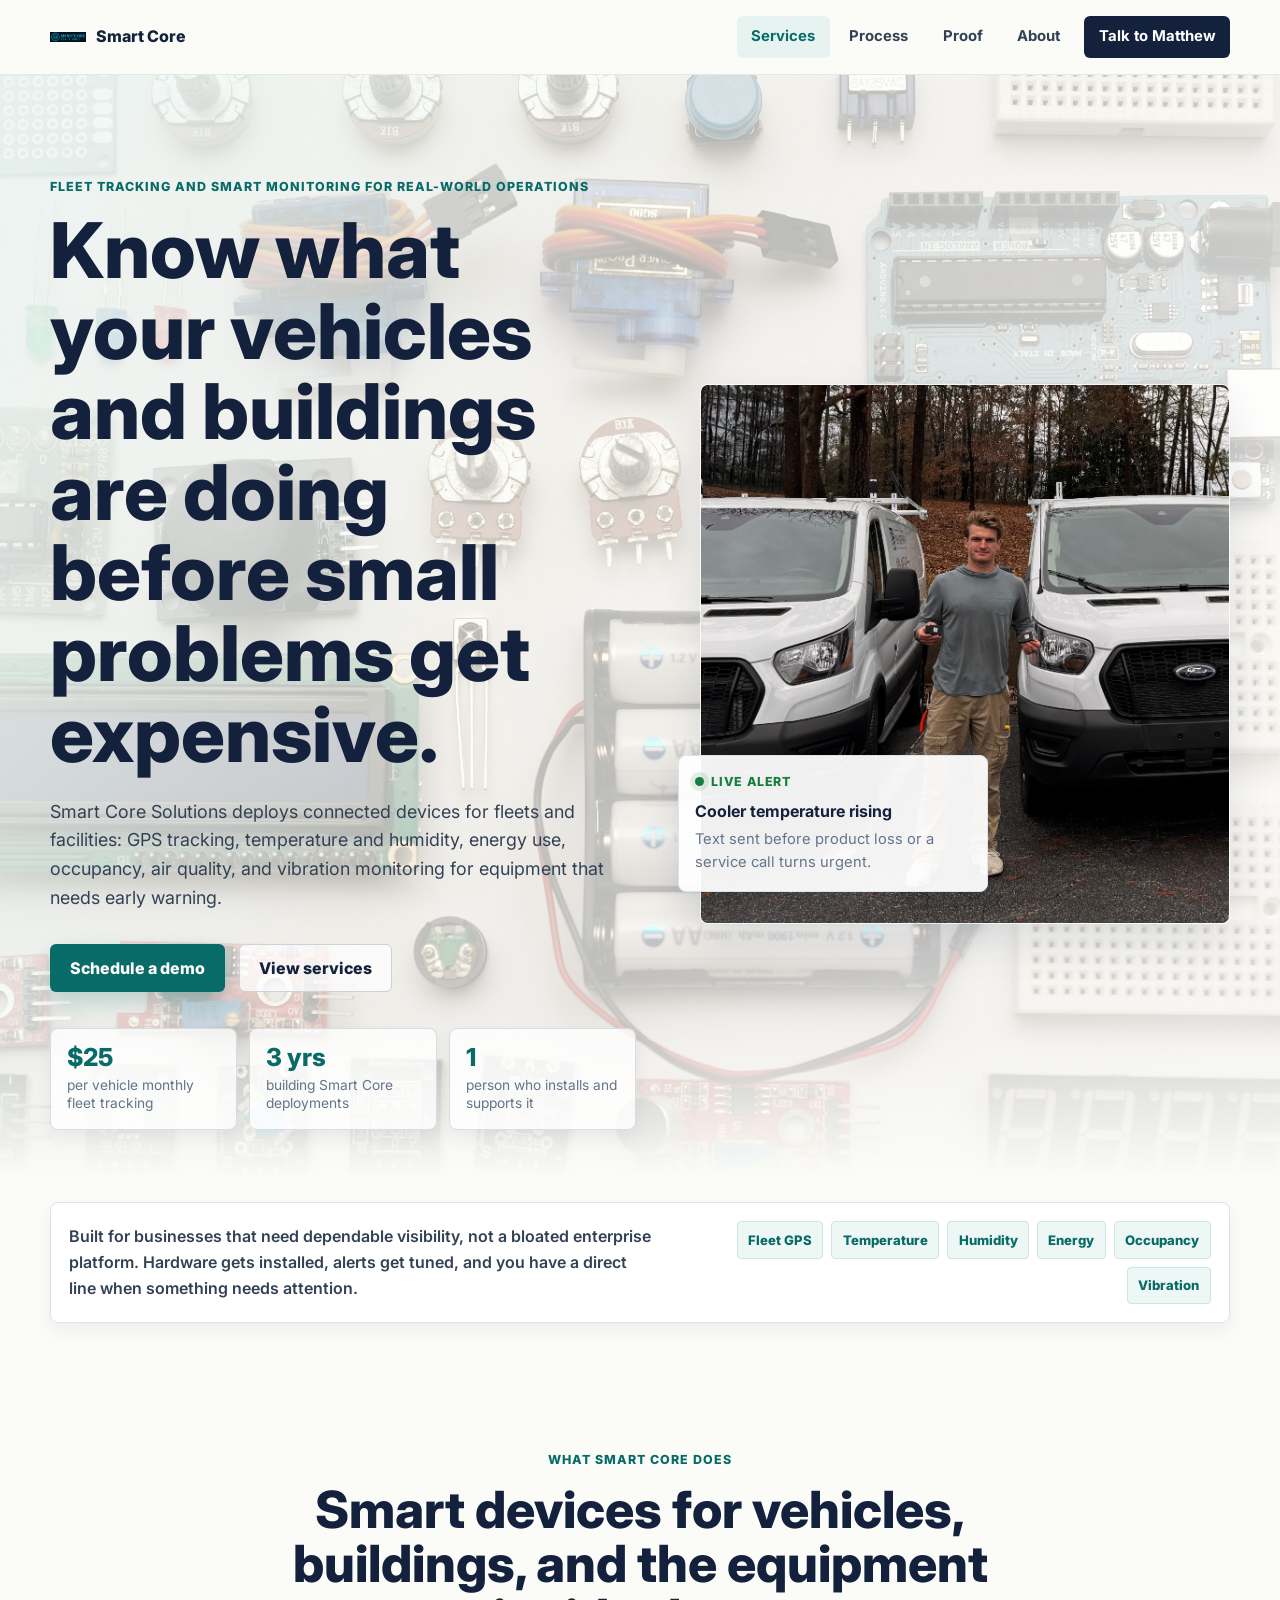
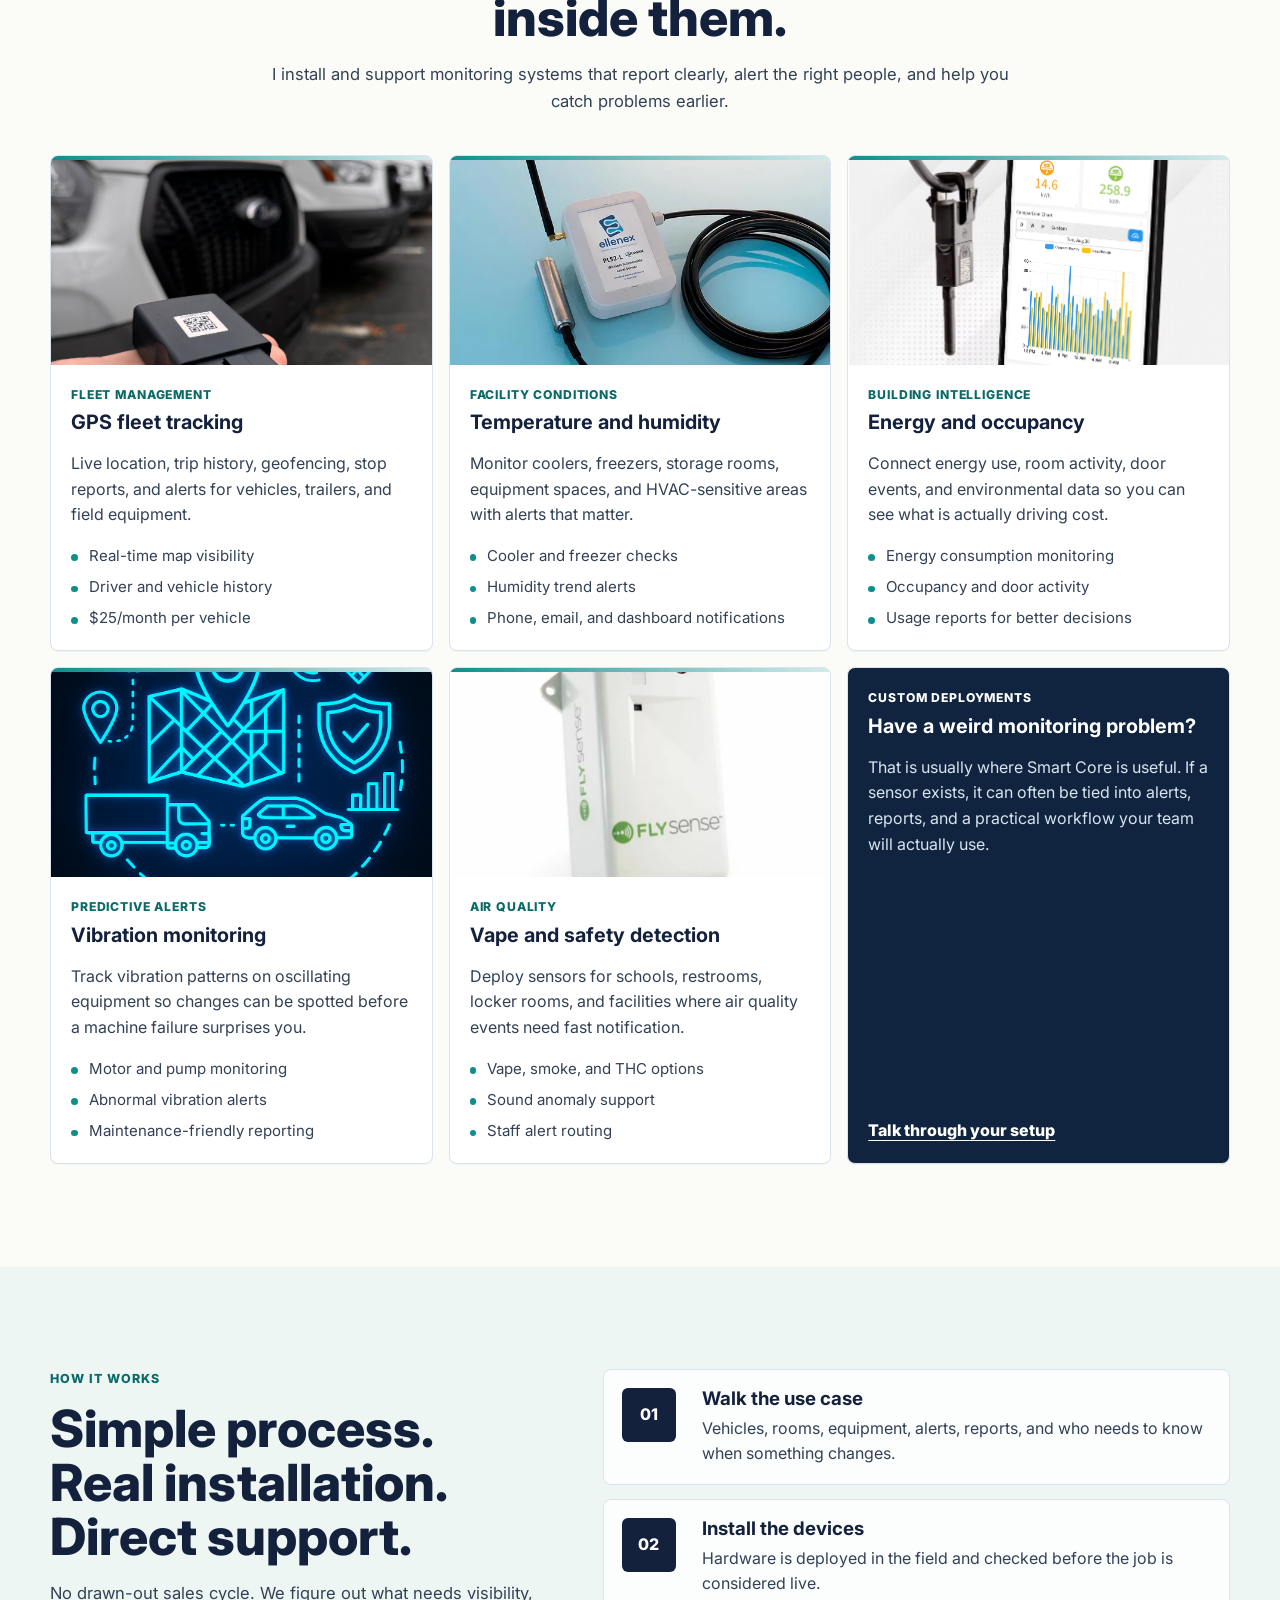
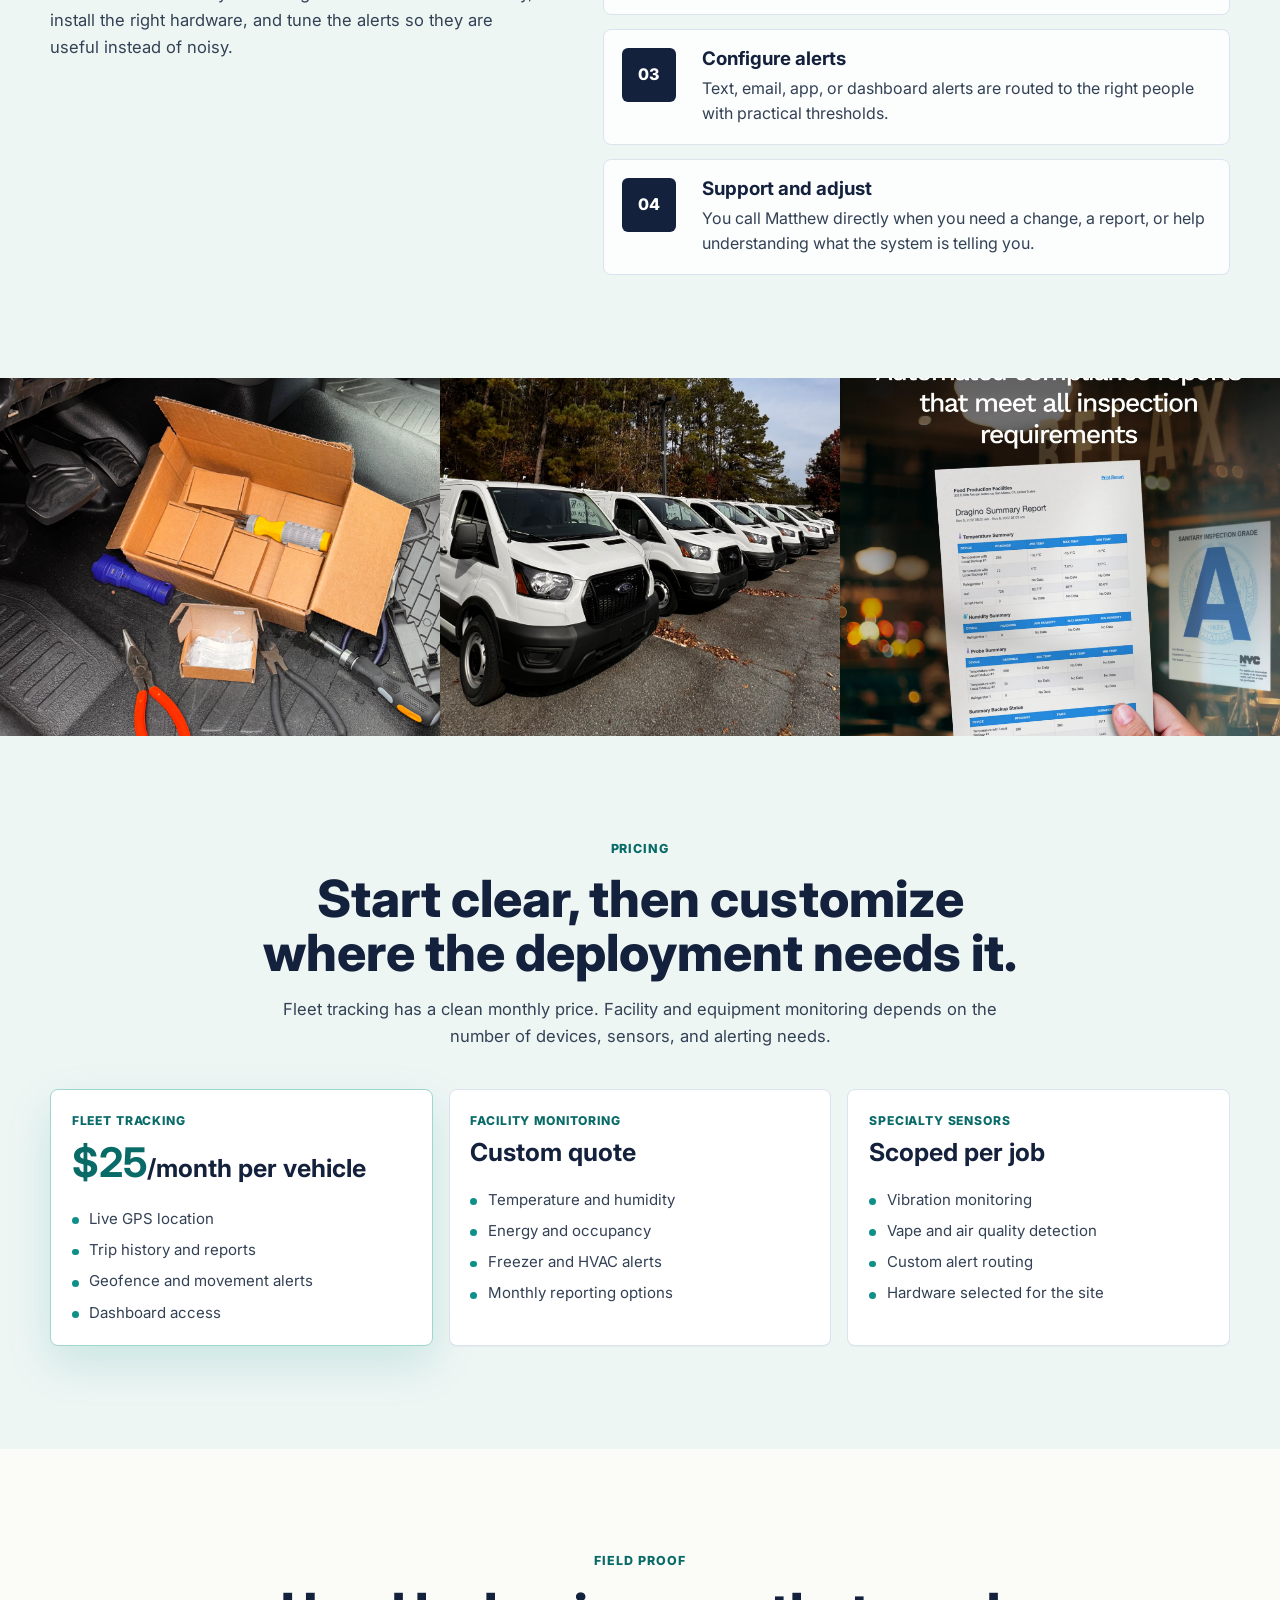
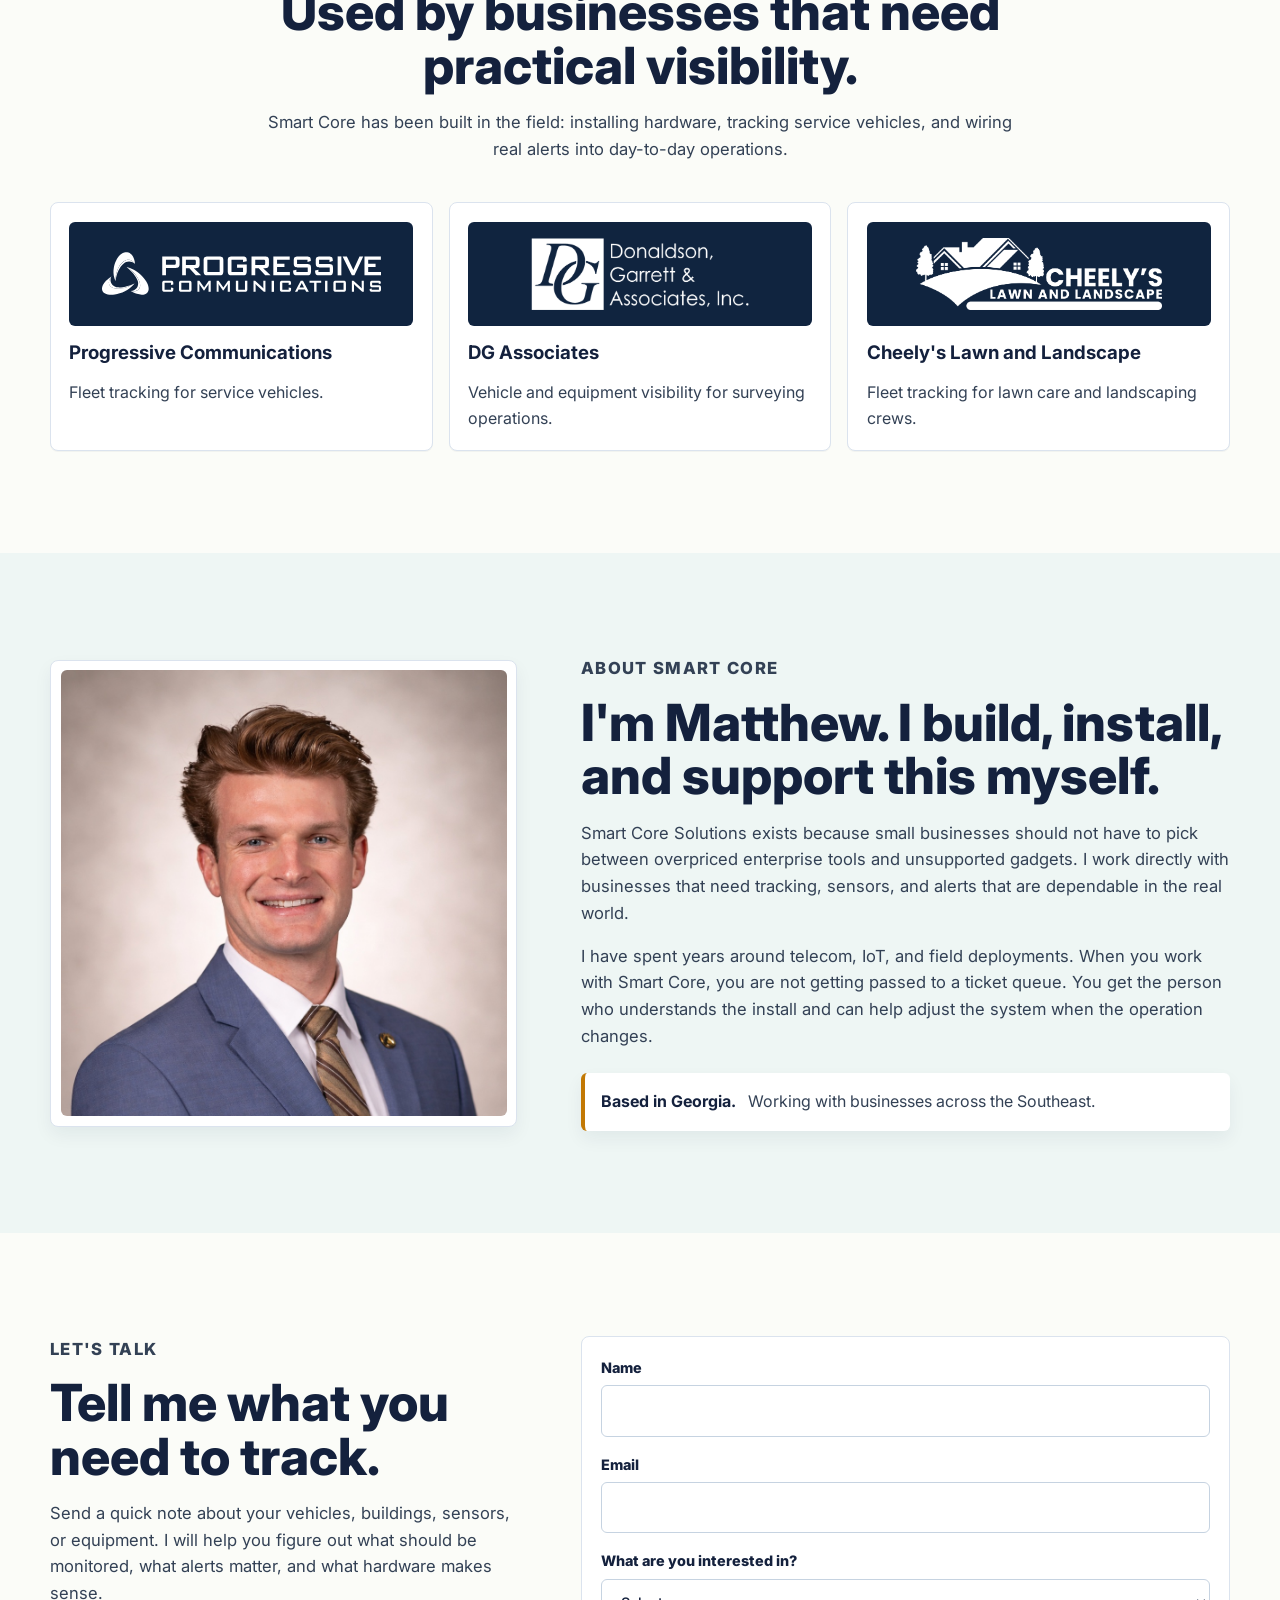
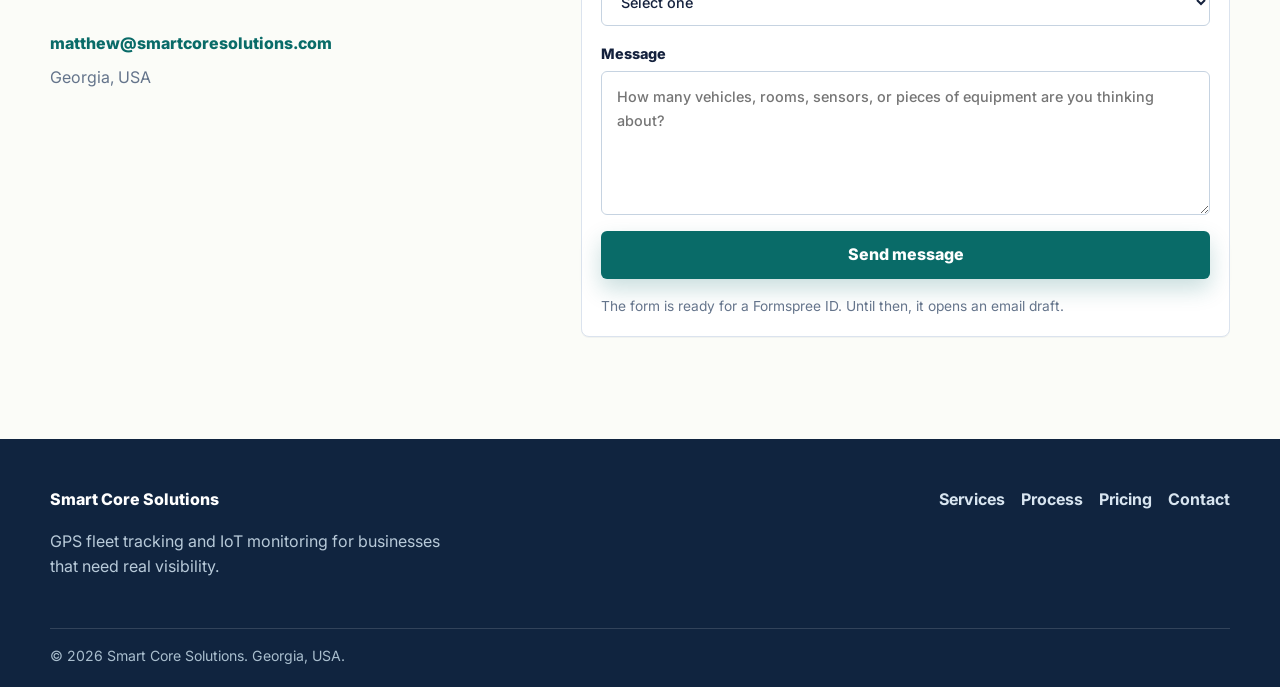
<file: index.html>
<!DOCTYPE html>
<html lang="en">
<head>
    <meta charset="UTF-8">
    <meta name="viewport" content="width=device-width, initial-scale=1.0">
    <meta name="description" content="Smart Core Solutions provides GPS fleet tracking and IoT monitoring for vehicles, facilities, energy use, occupancy, environmental conditions, and vibration alerts.">
    <meta name="keywords" content="GPS fleet tracking, IoT monitoring, smart devices, energy monitoring, occupancy monitoring, temperature humidity sensors, vibration monitoring, Georgia">
    <meta name="author" content="Smart Core Solutions">

    <meta property="og:title" content="Smart Core Solutions | Fleet Tracking & IoT Monitoring">
    <meta property="og:description" content="Smart devices for fleets and facilities. GPS tracking, temperature, humidity, energy, occupancy, vape, and vibration monitoring.">
    <meta property="og:type" content="website">
    <meta property="og:image" content="smartcore_logo.png">

    <meta name="twitter:card" content="summary_large_image">
    <meta name="twitter:title" content="Smart Core Solutions | Fleet Tracking & IoT Monitoring">
    <meta name="twitter:description" content="GPS tracking and IoT monitoring for businesses that need real visibility without the corporate runaround.">

    <title>Smart Core Solutions | GPS Fleet Tracking & IoT Monitoring</title>

    <link rel="preconnect" href="https://fonts.googleapis.com">
    <link rel="preconnect" href="https://fonts.gstatic.com" crossorigin>
    <link href="https://fonts.googleapis.com/css2?family=Inter:wght@400;500;600;700;800&display=swap" rel="stylesheet">
    <link rel="stylesheet" href="styles.css">
    <link rel="icon" type="image/svg+xml" href="assets/favicon.svg">
</head>
<body>
    <a class="skip-link" href="#main">Skip to content</a>

    <nav class="nav" id="nav">
        <div class="nav-container">
            <a href="#hero" class="nav-logo" aria-label="Smart Core Solutions home">
                <img src="smartcore_logo.png" alt="" class="nav-logo-mark">
                <span>Smart Core</span>
            </a>

            <button class="nav-toggle" id="navToggle" type="button" aria-label="Open menu" aria-expanded="false" aria-controls="navMenu">
                <span class="hamburger"></span>
            </button>

            <ul class="nav-menu" id="navMenu">
                <li><a href="#services" class="nav-link">Services</a></li>
                <li><a href="#process" class="nav-link">Process</a></li>
                <li><a href="#proof" class="nav-link">Proof</a></li>
                <li><a href="#about" class="nav-link">About</a></li>
                <li><a href="#contact" class="nav-link nav-cta">Talk to Matthew</a></li>
            </ul>
        </div>
    </nav>

    <main id="main">
        <section class="hero" id="hero">
            <div class="container hero-grid">
                <div class="hero-copy">
                    <p class="eyebrow">Fleet tracking and smart monitoring for real-world operations</p>
                    <h1>Know what your vehicles and buildings are doing before small problems get expensive.</h1>
                    <p class="hero-subtitle">
                        Smart Core Solutions deploys connected devices for fleets and facilities: GPS tracking, temperature and humidity, energy use, occupancy, air quality, and vibration monitoring for equipment that needs early warning.
                    </p>
                    <div class="hero-actions">
                        <a href="#contact" class="btn btn-primary">Schedule a demo</a>
                        <a href="#services" class="btn btn-secondary">View services</a>
                    </div>
                    <dl class="hero-metrics" aria-label="Smart Core highlights">
                        <div>
                            <dt>$25</dt>
                            <dd>per vehicle monthly fleet tracking</dd>
                        </div>
                        <div>
                            <dt>3 yrs</dt>
                            <dd>building Smart Core deployments</dd>
                        </div>
                        <div>
                            <dt>1</dt>
                            <dd>person who installs and supports it</dd>
                        </div>
                    </dl>
                </div>

                <div class="hero-media" aria-label="Smart Core field installation">
                    <img src="ME Posing in front of tracked vans.jpg" alt="Matthew standing in front of tracked service vans" class="hero-photo" loading="eager">
                    <div class="status-panel" aria-label="Monitoring alert preview">
                        <div class="status-row">
                            <span class="status-dot"></span>
                            <span>Live alert</span>
                        </div>
                        <strong>Cooler temperature rising</strong>
                        <p>Text sent before product loss or a service call turns urgent.</p>
                    </div>
                </div>
            </div>
        </section>

        <section class="intro-band">
            <div class="container intro-grid">
                <p>
                    Built for businesses that need dependable visibility, not a bloated enterprise platform. Hardware gets installed, alerts get tuned, and you have a direct line when something needs attention.
                </p>
                <div class="intro-pills" aria-label="Monitoring categories">
                    <span>Fleet GPS</span>
                    <span>Temperature</span>
                    <span>Humidity</span>
                    <span>Energy</span>
                    <span>Occupancy</span>
                    <span>Vibration</span>
                </div>
            </div>
        </section>

        <section class="section services" id="services">
            <div class="container">
                <div class="section-header">
                    <p class="eyebrow">What Smart Core does</p>
                    <h2>Smart devices for vehicles, buildings, and the equipment inside them.</h2>
                    <p>I install and support monitoring systems that report clearly, alert the right people, and help you catch problems earlier.</p>
                </div>

                <div class="service-grid">
                    <article class="service-card">
                        <img src="tracker with vans in background.jpg" alt="GPS tracker with service vehicles in the background">
                        <div class="service-body">
                            <p class="service-kicker">Fleet management</p>
                            <h3>GPS fleet tracking</h3>
                            <p>Live location, trip history, geofencing, stop reports, and alerts for vehicles, trailers, and field equipment.</p>
                            <ul>
                                <li>Real-time map visibility</li>
                                <li>Driver and vehicle history</li>
                                <li>$25/month per vehicle</li>
                            </ul>
                        </div>
                    </article>

                    <article class="service-card">
                        <img src="Level Sensor.webp" alt="Temperature and humidity monitoring sensor">
                        <div class="service-body">
                            <p class="service-kicker">Facility conditions</p>
                            <h3>Temperature and humidity</h3>
                            <p>Monitor coolers, freezers, storage rooms, equipment spaces, and HVAC-sensitive areas with alerts that matter.</p>
                            <ul>
                                <li>Cooler and freezer checks</li>
                                <li>Humidity trend alerts</li>
                                <li>Phone, email, and dashboard notifications</li>
                            </ul>
                        </div>
                    </article>

                    <article class="service-card">
                        <img src="vutility-img01-1.png.webp" alt="Energy monitoring hardware">
                        <div class="service-body">
                            <p class="service-kicker">Building intelligence</p>
                            <h3>Energy and occupancy</h3>
                            <p>Connect energy use, room activity, door events, and environmental data so you can see what is actually driving cost.</p>
                            <ul>
                                <li>Energy consumption monitoring</li>
                                <li>Occupancy and door activity</li>
                                <li>Usage reports for better decisions</li>
                            </ul>
                        </div>
                    </article>

                    <article class="service-card">
                        <img src="20250511_1737_Glowing Blue Icons_remix_01jv0mer2bephtjv9xbqzwzcgh.png" alt="Smart monitoring icons for sensor alerts">
                        <div class="service-body">
                            <p class="service-kicker">Predictive alerts</p>
                            <h3>Vibration monitoring</h3>
                            <p>Track vibration patterns on oscillating equipment so changes can be spotted before a machine failure surprises you.</p>
                            <ul>
                                <li>Motor and pump monitoring</li>
                                <li>Abnormal vibration alerts</li>
                                <li>Maintenance-friendly reporting</li>
                            </ul>
                        </div>
                    </article>

                    <article class="service-card">
                        <img src="fly sense .jpeg" alt="Air quality and vape detection sensor">
                        <div class="service-body">
                            <p class="service-kicker">Air quality</p>
                            <h3>Vape and safety detection</h3>
                            <p>Deploy sensors for schools, restrooms, locker rooms, and facilities where air quality events need fast notification.</p>
                            <ul>
                                <li>Vape, smoke, and THC options</li>
                                <li>Sound anomaly support</li>
                                <li>Staff alert routing</li>
                            </ul>
                        </div>
                    </article>

                    <article class="service-card service-card-featured">
                        <div class="service-body">
                            <p class="service-kicker">Custom deployments</p>
                            <h3>Have a weird monitoring problem?</h3>
                            <p>That is usually where Smart Core is useful. If a sensor exists, it can often be tied into alerts, reports, and a practical workflow your team will actually use.</p>
                            <a href="#contact" class="text-link">Talk through your setup</a>
                        </div>
                    </article>
                </div>
            </div>
        </section>

        <section class="section process" id="process">
            <div class="container process-grid">
                <div class="section-header align-left">
                    <p class="eyebrow">How it works</p>
                    <h2>Simple process. Real installation. Direct support.</h2>
                    <p>No drawn-out sales cycle. We figure out what needs visibility, install the right hardware, and tune the alerts so they are useful instead of noisy.</p>
                </div>

                <div class="steps">
                    <article class="step">
                        <span>01</span>
                        <div>
                            <h3>Walk the use case</h3>
                            <p>Vehicles, rooms, equipment, alerts, reports, and who needs to know when something changes.</p>
                        </div>
                    </article>
                    <article class="step">
                        <span>02</span>
                        <div>
                            <h3>Install the devices</h3>
                            <p>Hardware is deployed in the field and checked before the job is considered live.</p>
                        </div>
                    </article>
                    <article class="step">
                        <span>03</span>
                        <div>
                            <h3>Configure alerts</h3>
                            <p>Text, email, app, or dashboard alerts are routed to the right people with practical thresholds.</p>
                        </div>
                    </article>
                    <article class="step">
                        <span>04</span>
                        <div>
                            <h3>Support and adjust</h3>
                            <p>You call Matthew directly when you need a change, a report, or help understanding what the system is telling you.</p>
                        </div>
                    </article>
                </div>
            </div>
        </section>

        <section class="image-strip" aria-label="Smart Core installation photos">
            <img src="install pic - tools pic.jpg" alt="Tools prepared for a GPS tracker installation">
            <img src="tracked vans lined up.jpg" alt="Tracked service vans lined up outside">
            <img src="Report .png" alt="Monitoring report dashboard screenshot">
        </section>

        <section class="section pricing" id="pricing">
            <div class="container">
                <div class="section-header">
                    <p class="eyebrow">Pricing</p>
                    <h2>Start clear, then customize where the deployment needs it.</h2>
                    <p>Fleet tracking has a clean monthly price. Facility and equipment monitoring depends on the number of devices, sensors, and alerting needs.</p>
                </div>

                <div class="pricing-grid">
                    <article class="pricing-card featured">
                        <p class="pricing-label">Fleet tracking</p>
                        <h3><span>$25</span>/month per vehicle</h3>
                        <ul>
                            <li>Live GPS location</li>
                            <li>Trip history and reports</li>
                            <li>Geofence and movement alerts</li>
                            <li>Dashboard access</li>
                        </ul>
                    </article>
                    <article class="pricing-card">
                        <p class="pricing-label">Facility monitoring</p>
                        <h3>Custom quote</h3>
                        <ul>
                            <li>Temperature and humidity</li>
                            <li>Energy and occupancy</li>
                            <li>Freezer and HVAC alerts</li>
                            <li>Monthly reporting options</li>
                        </ul>
                    </article>
                    <article class="pricing-card">
                        <p class="pricing-label">Specialty sensors</p>
                        <h3>Scoped per job</h3>
                        <ul>
                            <li>Vibration monitoring</li>
                            <li>Vape and air quality detection</li>
                            <li>Custom alert routing</li>
                            <li>Hardware selected for the site</li>
                        </ul>
                    </article>
                </div>
            </div>
        </section>

        <section class="section proof" id="proof">
            <div class="container">
                <div class="section-header">
                    <p class="eyebrow">Field proof</p>
                    <h2>Used by businesses that need practical visibility.</h2>
                    <p>Smart Core has been built in the field: installing hardware, tracking service vehicles, and wiring real alerts into day-to-day operations.</p>
                </div>

                <div class="client-grid">
                    <article class="client-card">
                        <div class="client-logo"><img src="Clients Logos/Progressive Comm Logo.svg" alt="Progressive Communications logo"></div>
                        <h3>Progressive Communications</h3>
                        <p>Fleet tracking for service vehicles.</p>
                    </article>
                    <article class="client-card">
                        <div class="client-logo"><img src="Clients Logos/logo D&G.webp" alt="DG Associates logo"></div>
                        <h3>DG Associates</h3>
                        <p>Vehicle and equipment visibility for surveying operations.</p>
                    </article>
                    <article class="client-card">
                        <div class="client-logo"><img src="chase logo 1 .PNG" alt="Cheely's Lawn and Landscape logo"></div>
                        <h3>Cheely's Lawn and Landscape</h3>
                        <p>Fleet tracking for lawn care and landscaping crews.</p>
                    </article>
                </div>
            </div>
        </section>

        <section class="section about" id="about">
            <div class="container about-grid">
                <div class="about-photo-wrap">
                    <img src="Mathew-headshot.jpg" alt="Matthew, founder of Smart Core Solutions" class="about-photo">
                </div>
                <div class="about-copy">
                    <p class="eyebrow">About Smart Core</p>
                    <h2>I'm Matthew. I build, install, and support this myself.</h2>
                    <p>
                        Smart Core Solutions exists because small businesses should not have to pick between overpriced enterprise tools and unsupported gadgets. I work directly with businesses that need tracking, sensors, and alerts that are dependable in the real world.
                    </p>
                    <p>
                        I have spent years around telecom, IoT, and field deployments. When you work with Smart Core, you are not getting passed to a ticket queue. You get the person who understands the install and can help adjust the system when the operation changes.
                    </p>
                    <div class="about-callout">
                        <strong>Based in Georgia.</strong>
                        <span>Working with businesses across the Southeast.</span>
                    </div>
                </div>
            </div>
        </section>

        <section class="section contact" id="contact">
            <div class="container contact-grid">
                <div class="contact-copy">
                    <p class="eyebrow">Let's talk</p>
                    <h2>Tell me what you need to track.</h2>
                    <p>
                        Send a quick note about your vehicles, buildings, sensors, or equipment. I will help you figure out what should be monitored, what alerts matter, and what hardware makes sense.
                    </p>
                    <div class="contact-methods">
                        <a href="mailto:matthew@smartcoresolutions.com">matthew@smartcoresolutions.com</a>
                        <span>Georgia, USA</span>
                    </div>
                </div>

                <form class="contact-form" id="contactForm" action="https://formspree.io/f/YOUR_FORM_ID" method="POST">
                    <label>
                        Name
                        <input type="text" name="name" autocomplete="name" required>
                    </label>
                    <label>
                        Email
                        <input type="email" name="email" autocomplete="email" required>
                    </label>
                    <label>
                        What are you interested in?
                        <select name="service">
                            <option value="">Select one</option>
                            <option value="Fleet tracking">Fleet tracking</option>
                            <option value="Facility monitoring">Facility monitoring</option>
                            <option value="Energy or occupancy">Energy or occupancy</option>
                            <option value="Vibration monitoring">Vibration monitoring</option>
                            <option value="Vape or air quality">Vape or air quality</option>
                            <option value="Custom IoT deployment">Custom IoT deployment</option>
                        </select>
                    </label>
                    <label>
                        Message
                        <textarea name="message" rows="5" required placeholder="How many vehicles, rooms, sensors, or pieces of equipment are you thinking about?"></textarea>
                    </label>
                    <button type="submit" class="btn btn-primary btn-full">Send message</button>
                    <p class="form-note" id="formNote">The form is ready for a Formspree ID. Until then, it opens an email draft.</p>
                </form>
            </div>
        </section>
    </main>

    <footer class="footer">
        <div class="container footer-grid">
            <div>
                <a href="#hero" class="footer-brand">Smart Core Solutions</a>
                <p>GPS fleet tracking and IoT monitoring for businesses that need real visibility.</p>
            </div>
            <div class="footer-links">
                <a href="#services">Services</a>
                <a href="#process">Process</a>
                <a href="#pricing">Pricing</a>
                <a href="#contact">Contact</a>
            </div>
        </div>
        <div class="container footer-bottom">
            <span>&copy; 2026 Smart Core Solutions. Georgia, USA.</span>
        </div>
    </footer>

    <script src="script.js"></script>
</body>
</html>
</file>
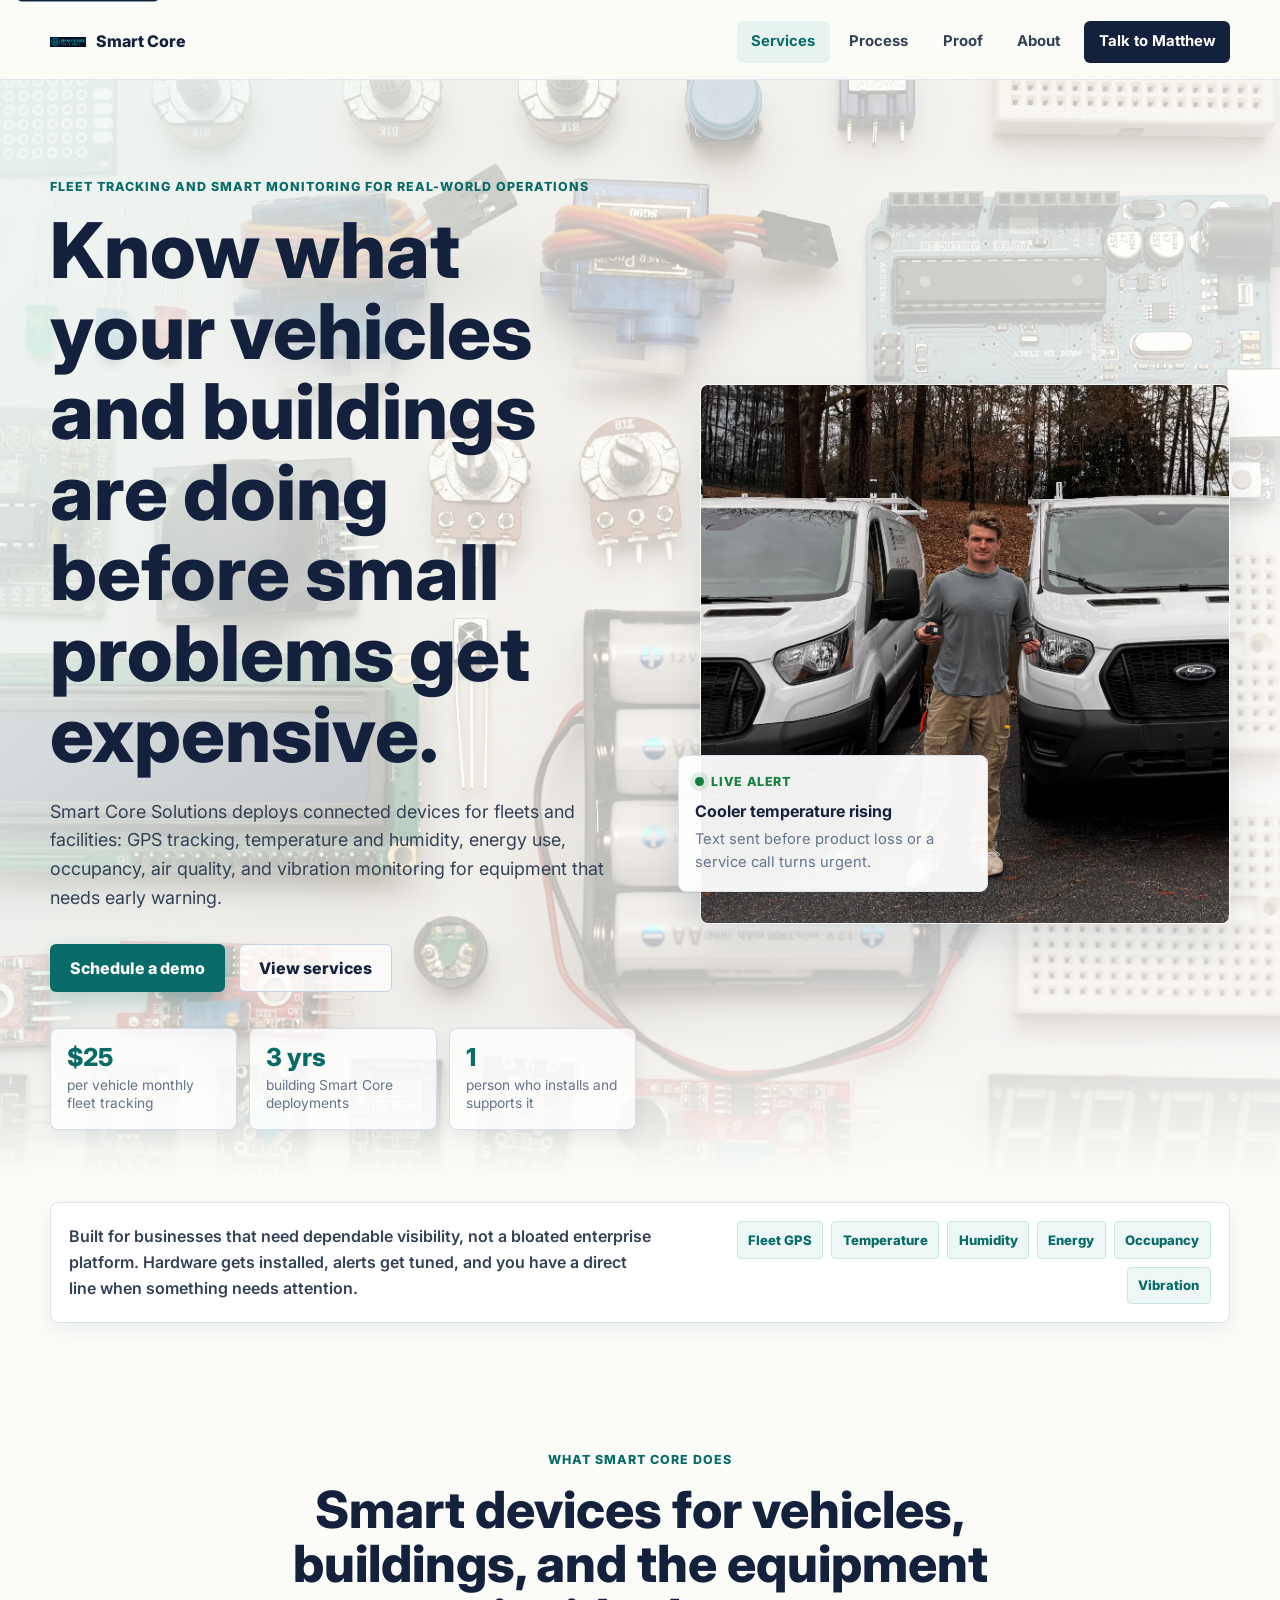
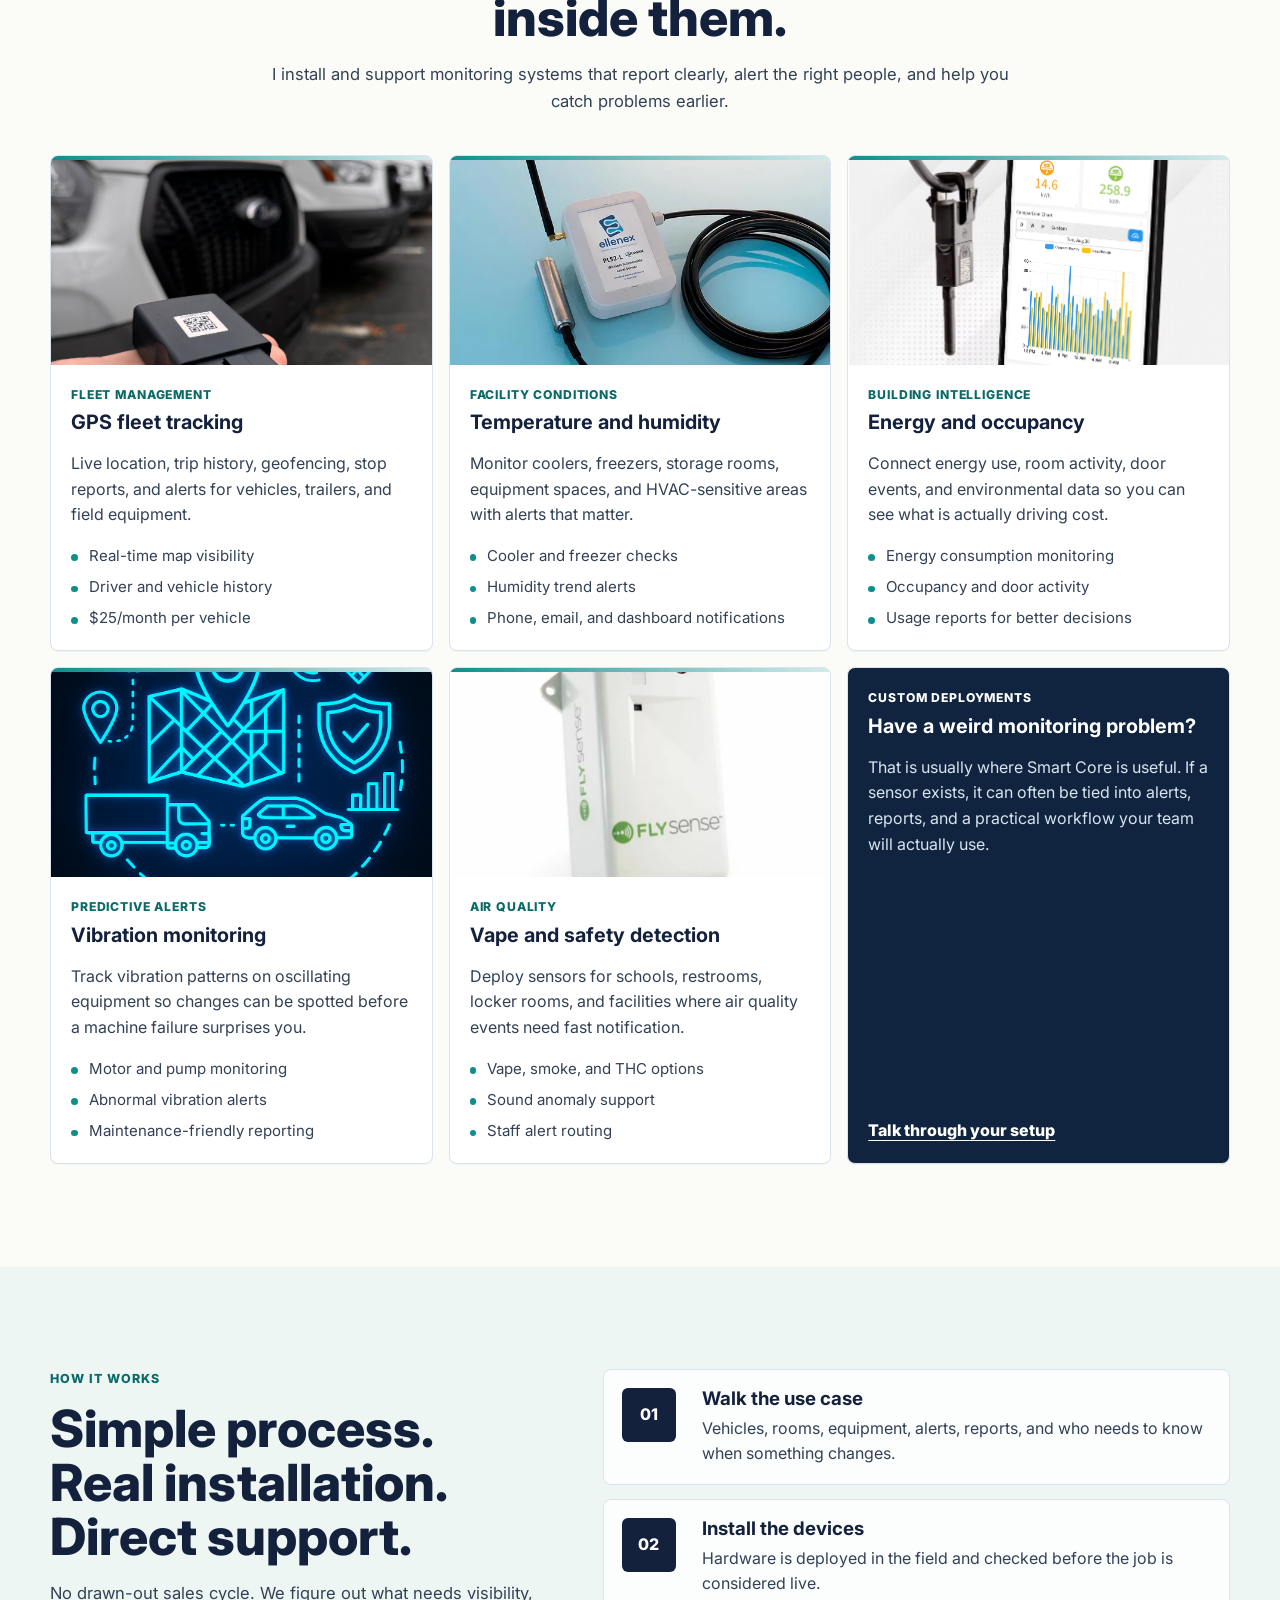
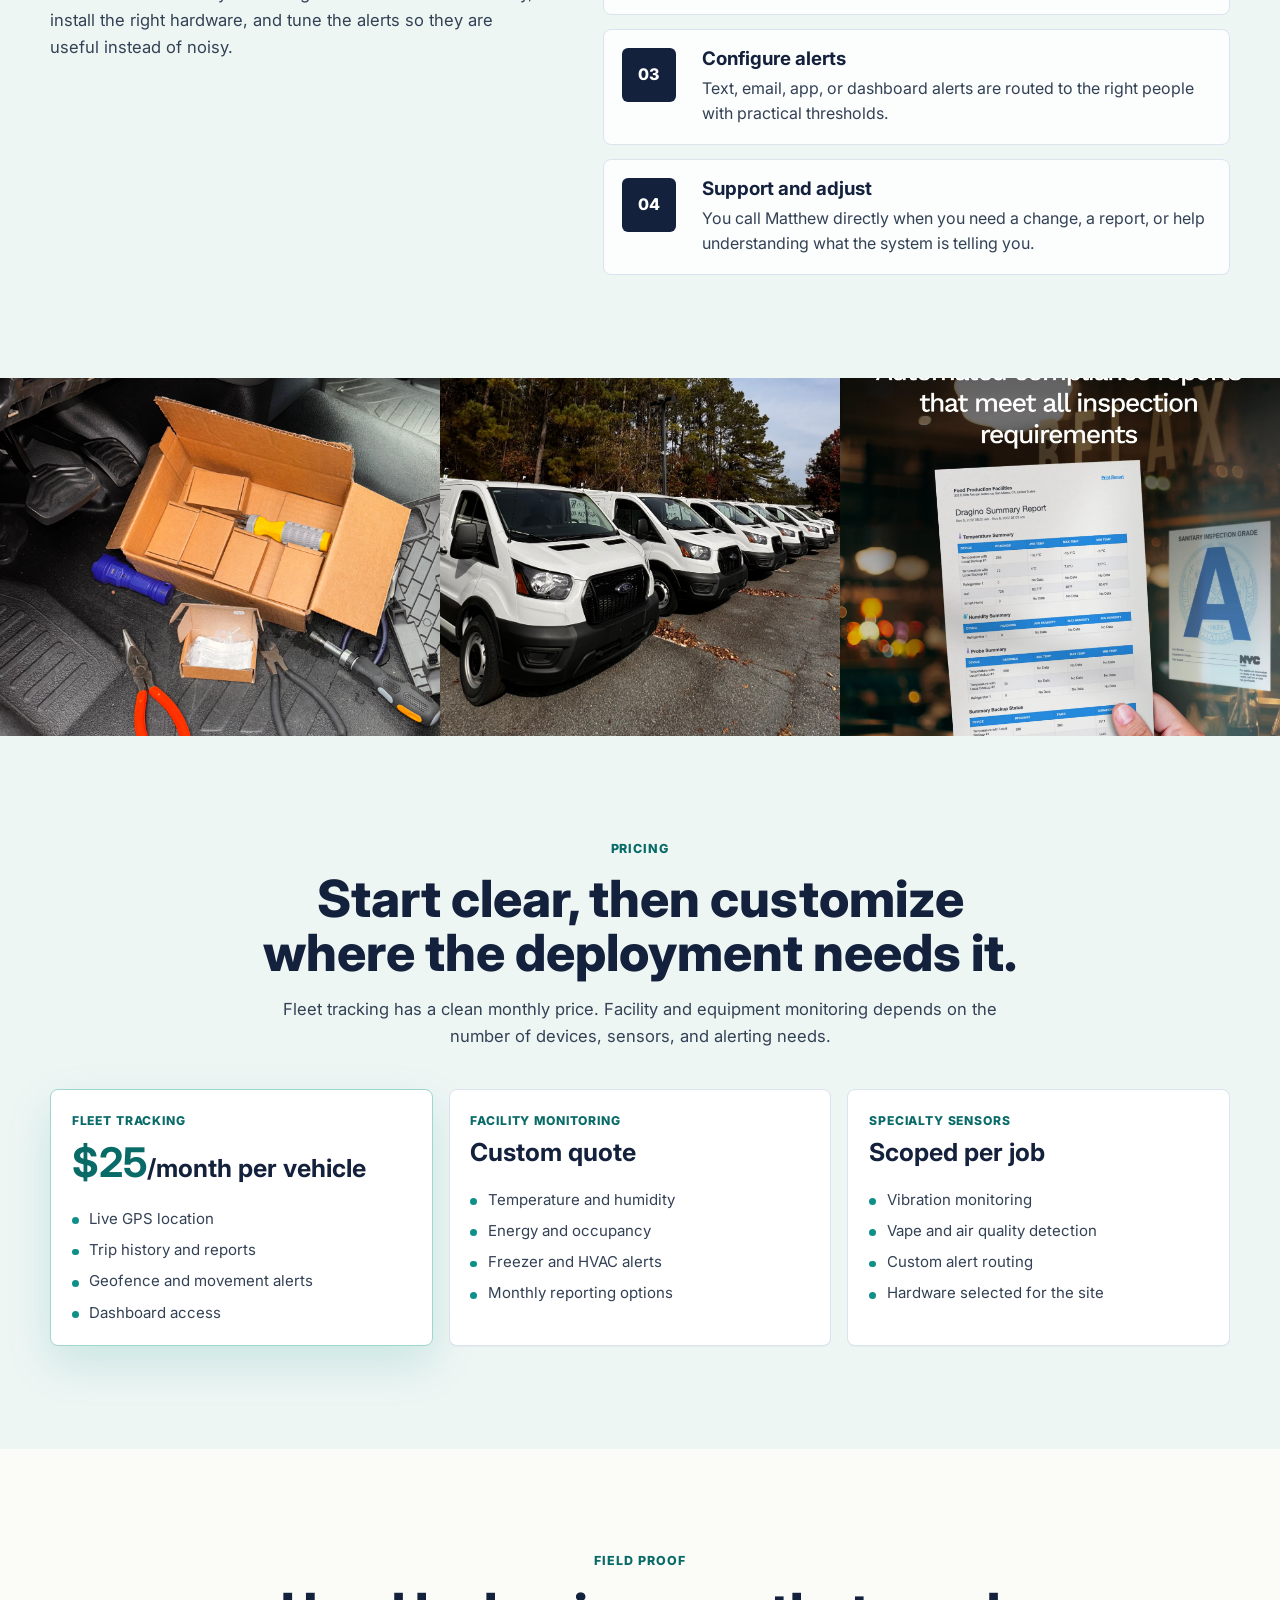
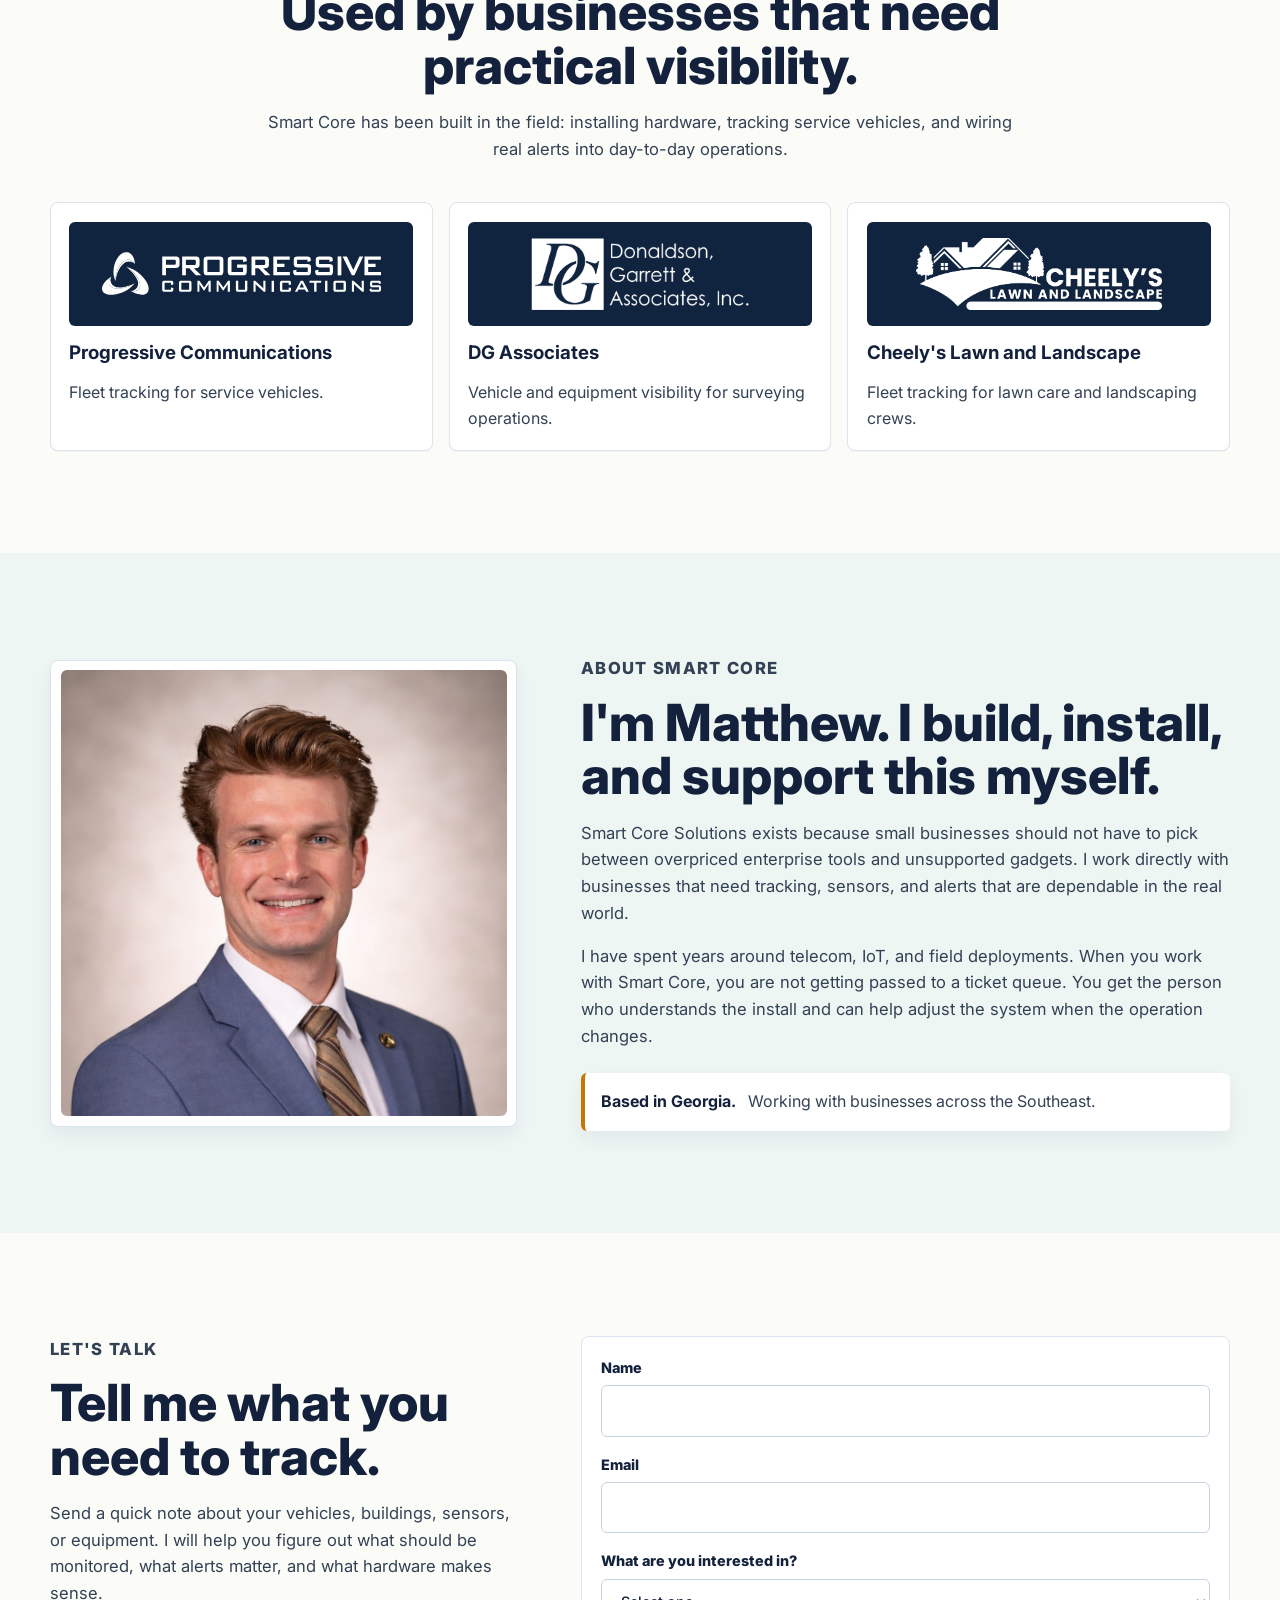
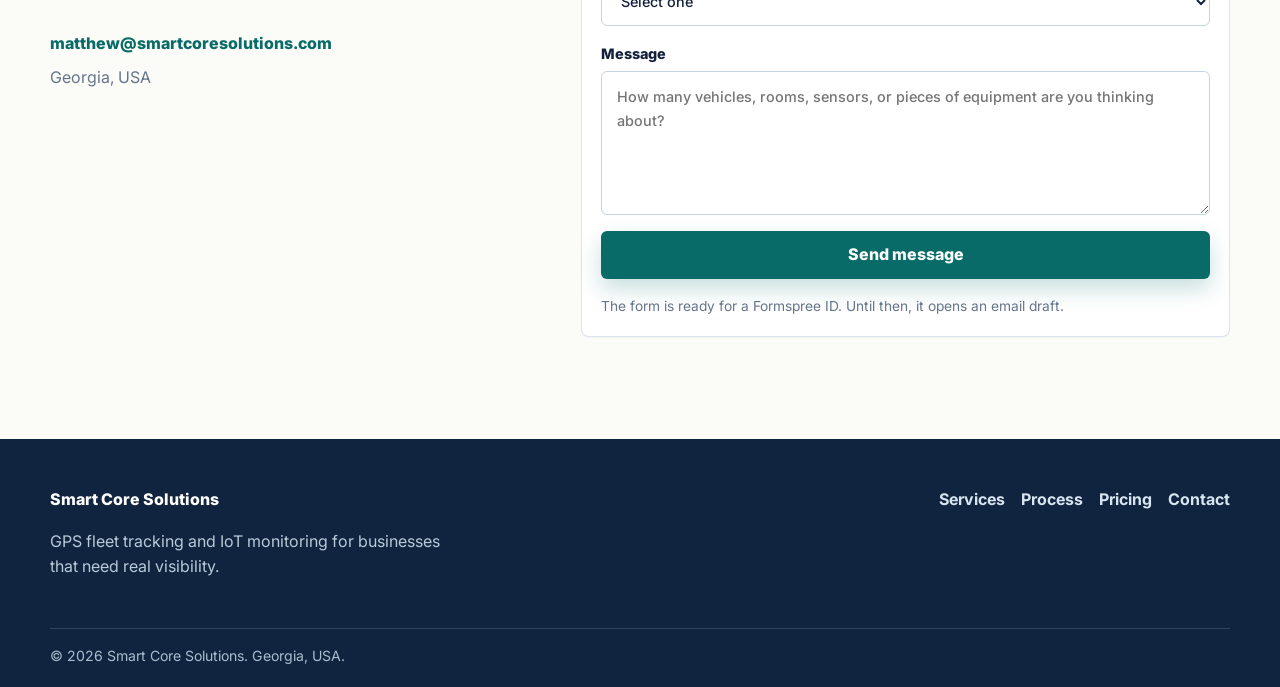
<file: about.html>
<!DOCTYPE html>
<html lang="en">
<head>
    <meta charset="UTF-8">
    <meta name="viewport" content="width=device-width, initial-scale=1.0">
    <meta http-equiv="refresh" content="0; url=index.html#about">
    <title>About | Smart Core Solutions</title>
    <link rel="canonical" href="index.html#about">
</head>
<body>
    <p>About Smart Core Solutions is now on the main page. <a href="index.html#about">Meet Matthew</a>.</p>
</body>
</html>
</file>
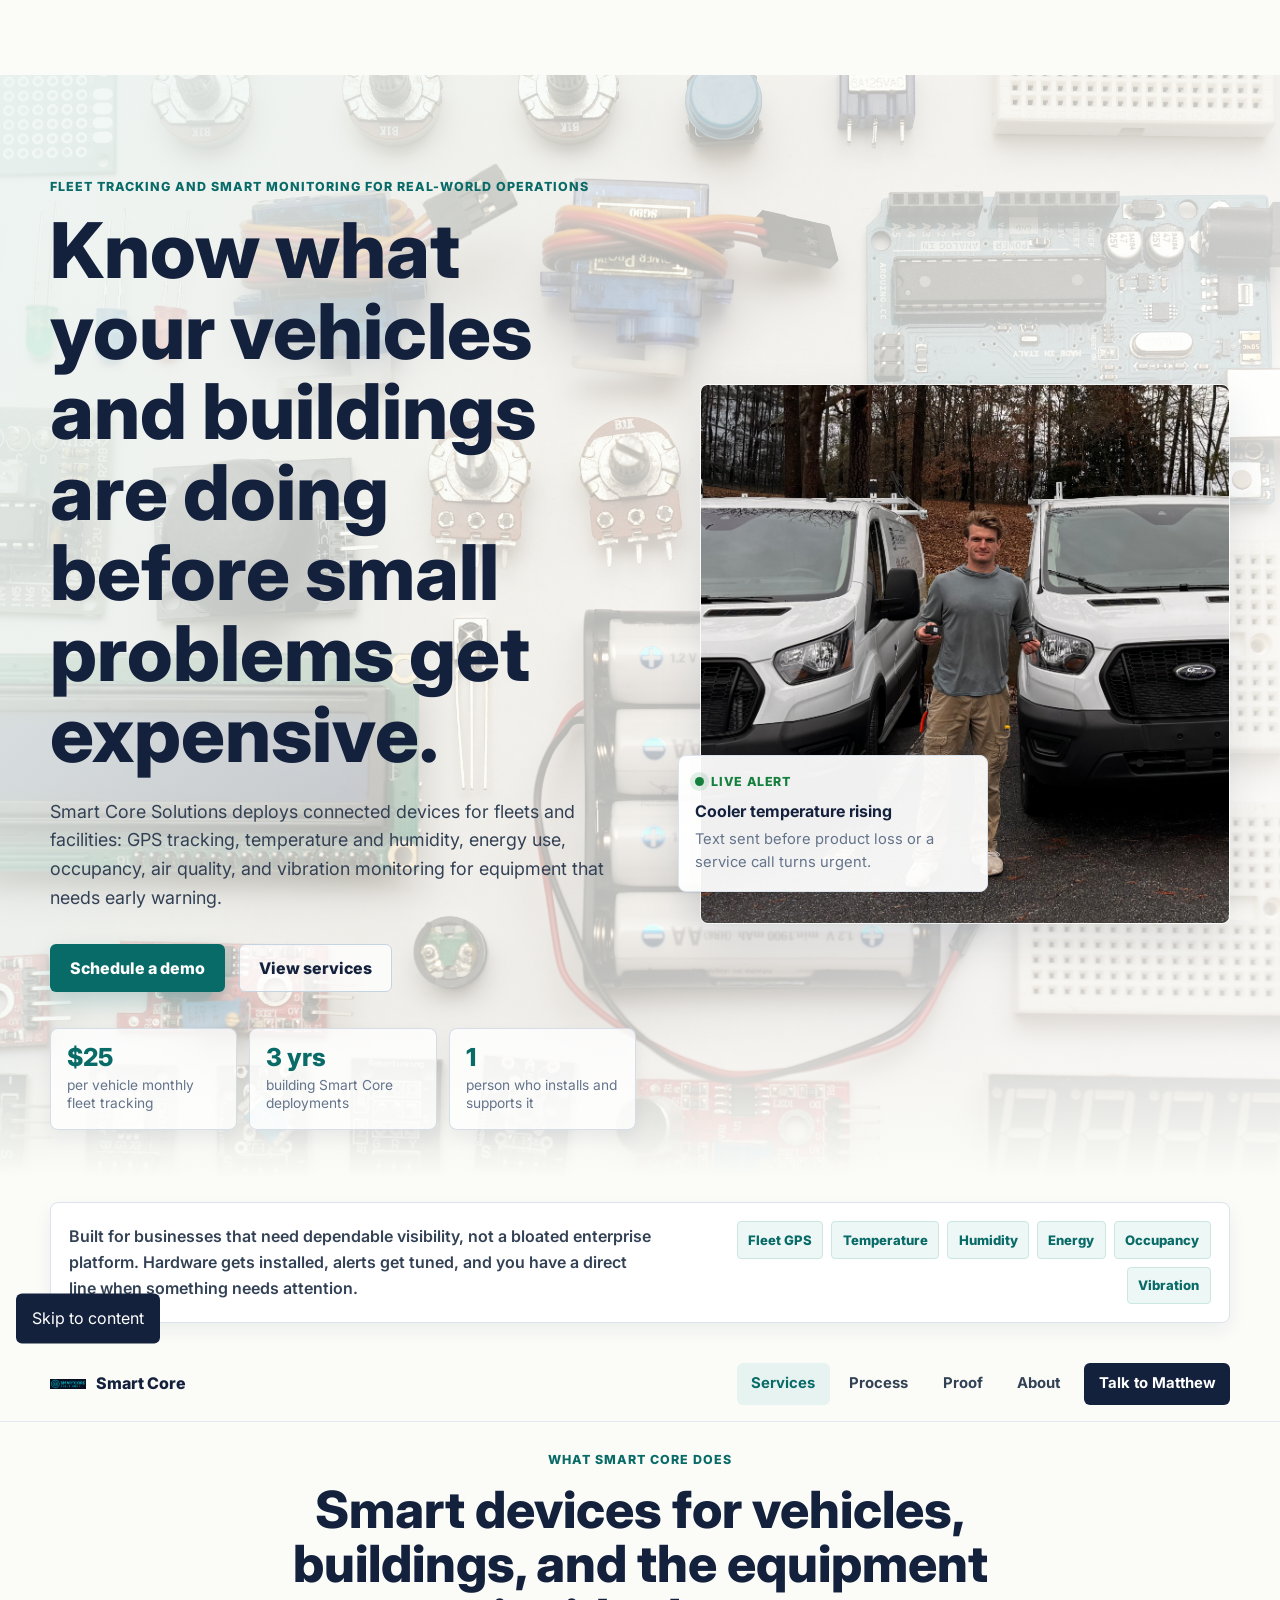
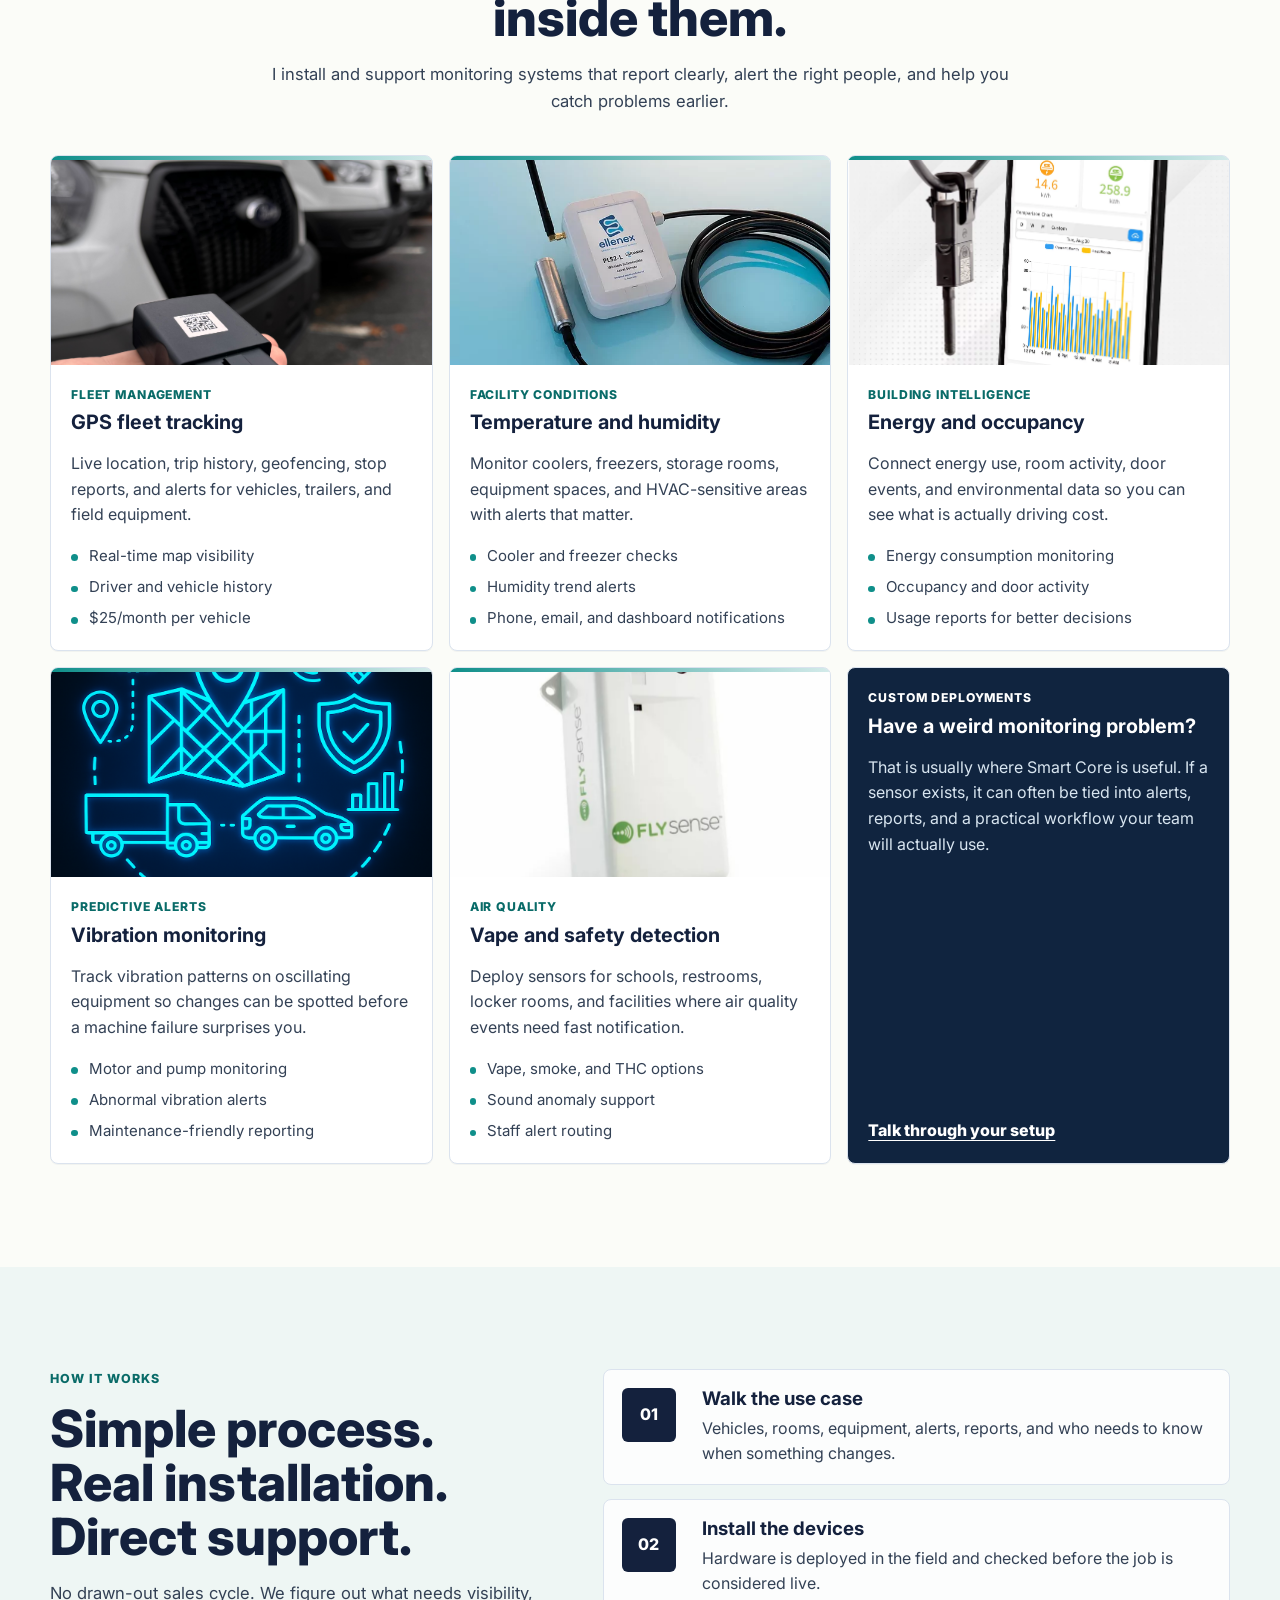
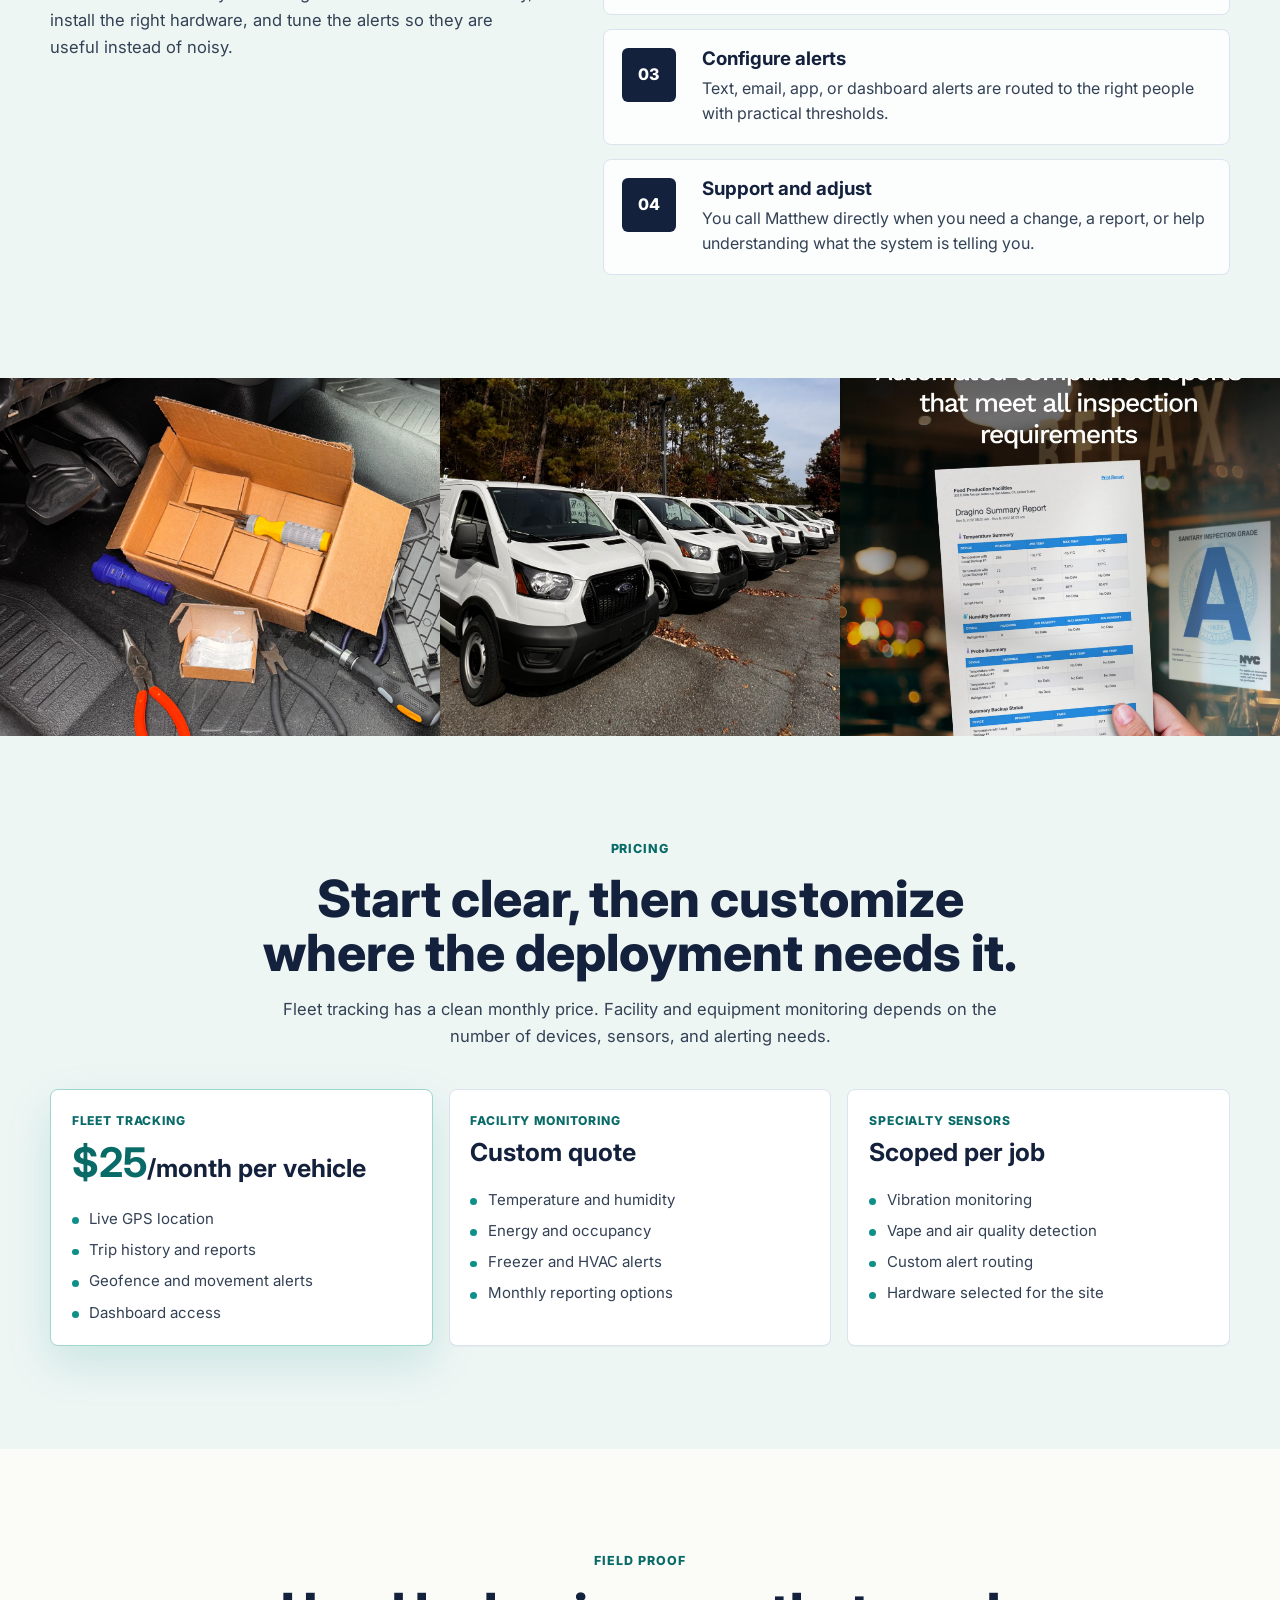
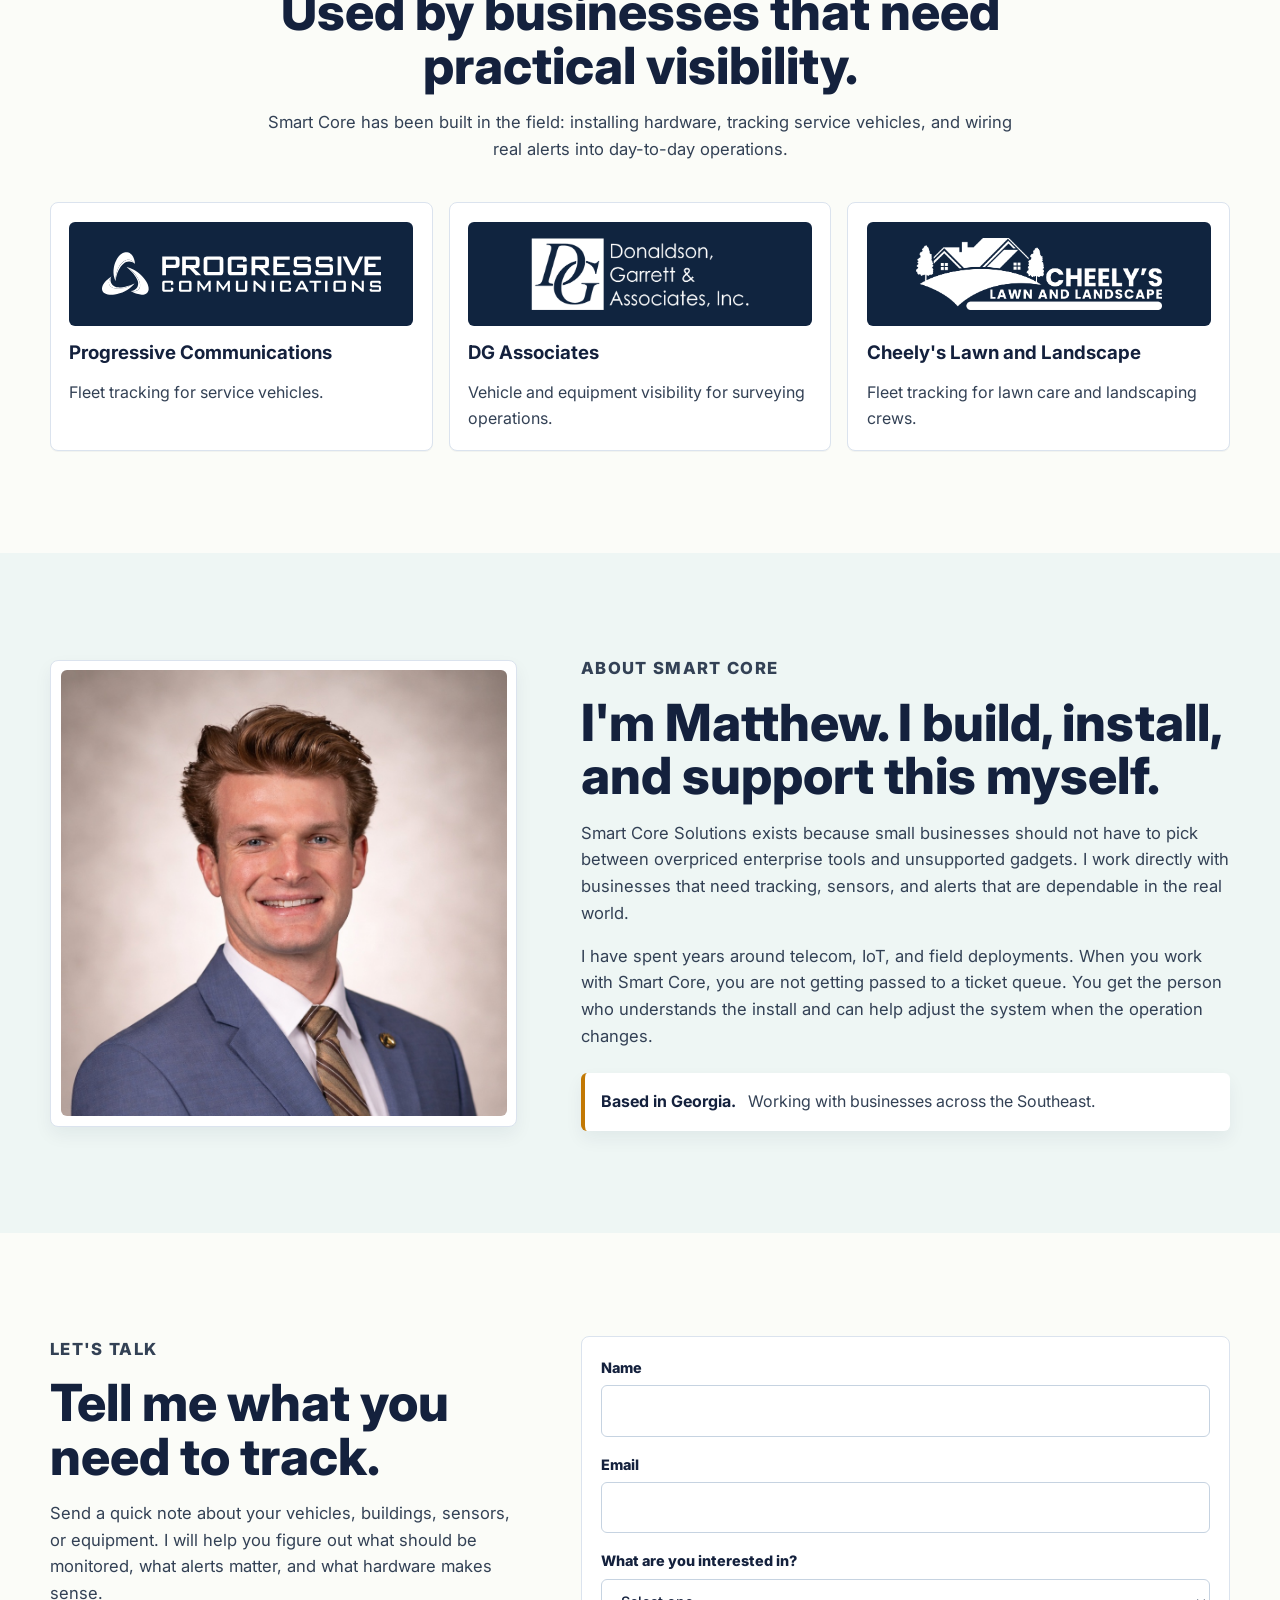
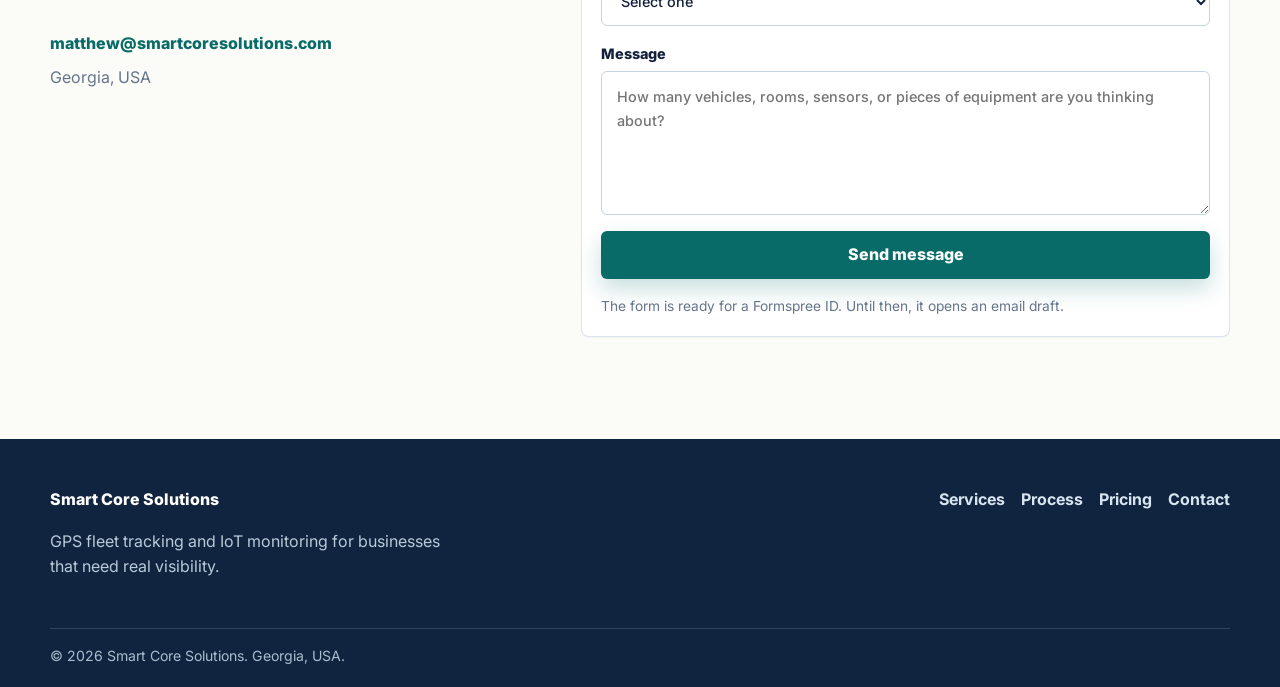
<file: building-monitoring.html>
<!DOCTYPE html>
<html lang="en">
<head>
    <meta charset="UTF-8">
    <meta name="viewport" content="width=device-width, initial-scale=1.0">
    <meta http-equiv="refresh" content="0; url=index.html#services">
    <title>Building Monitoring | Smart Core Solutions</title>
    <link rel="canonical" href="index.html#services">
</head>
<body>
    <p>Building monitoring is now on the main Smart Core Solutions page. <a href="index.html#services">View building monitoring</a>.</p>
</body>
</html>
</file>
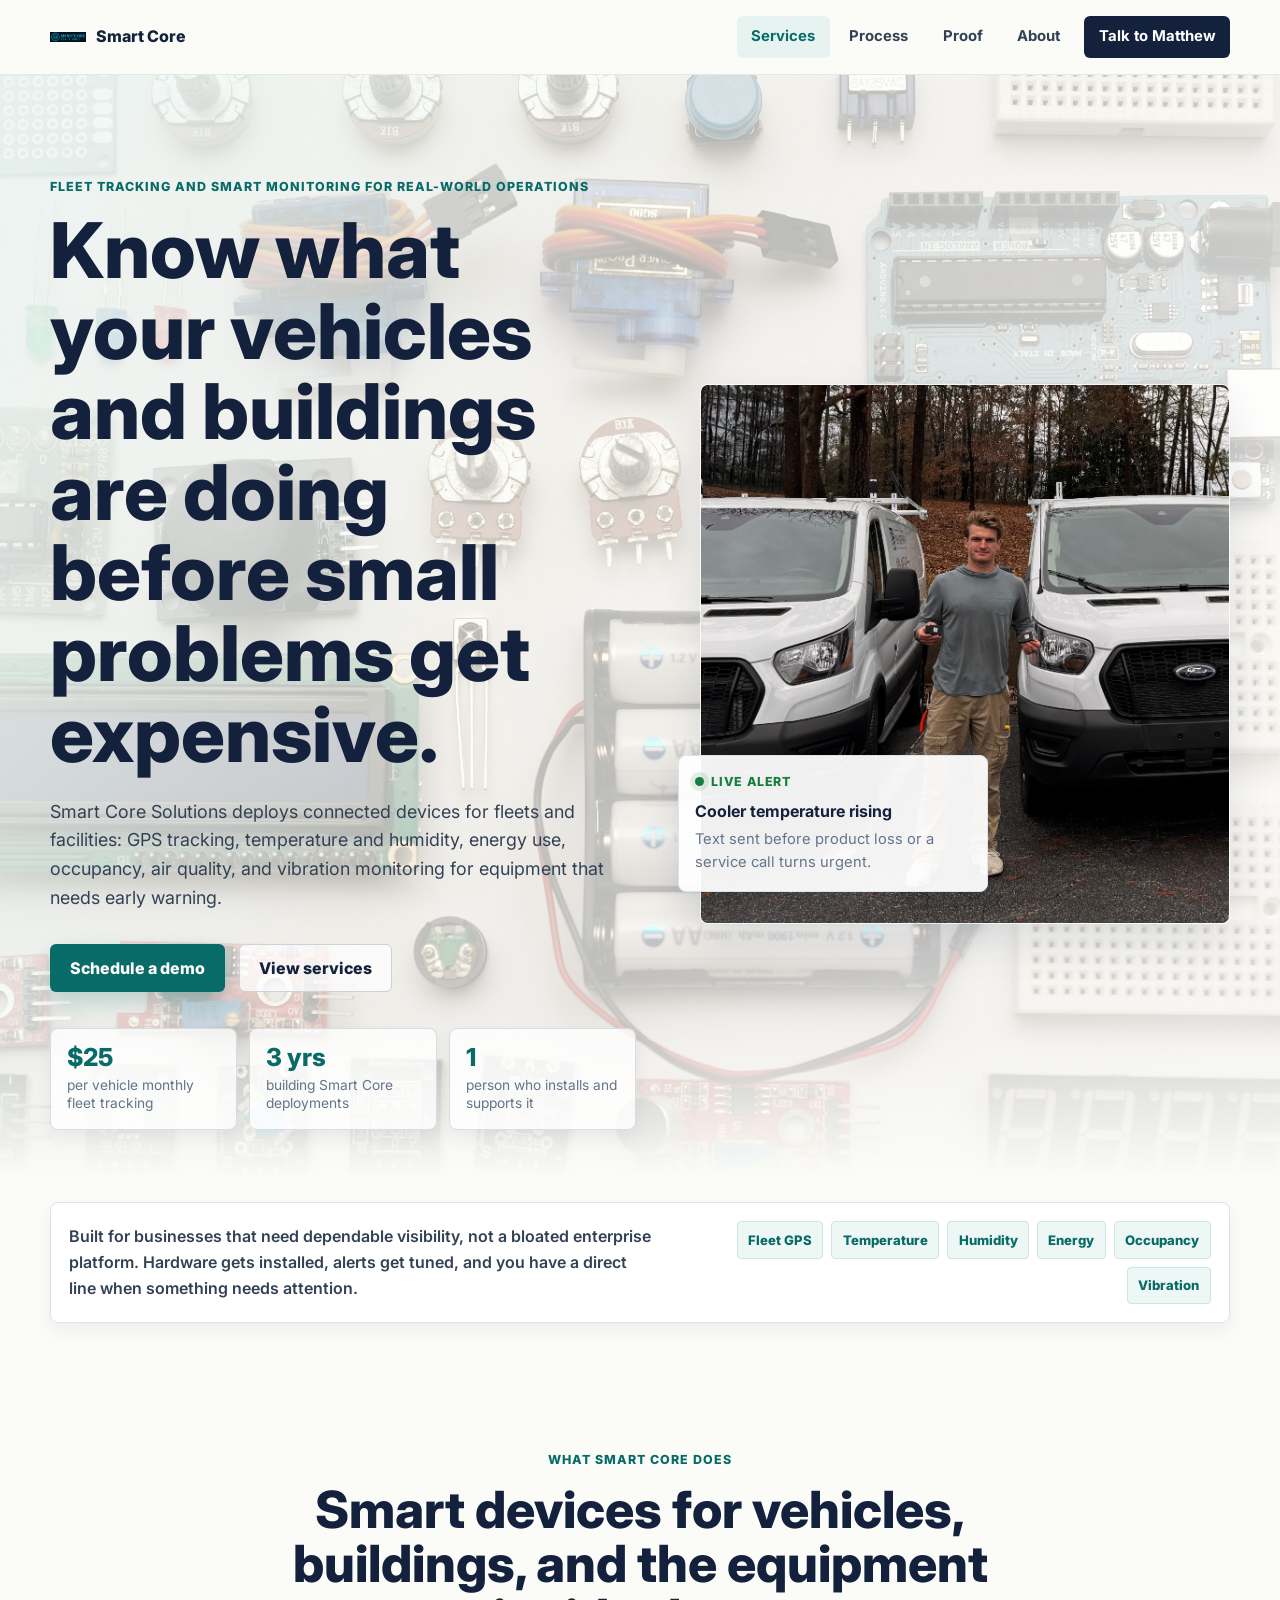
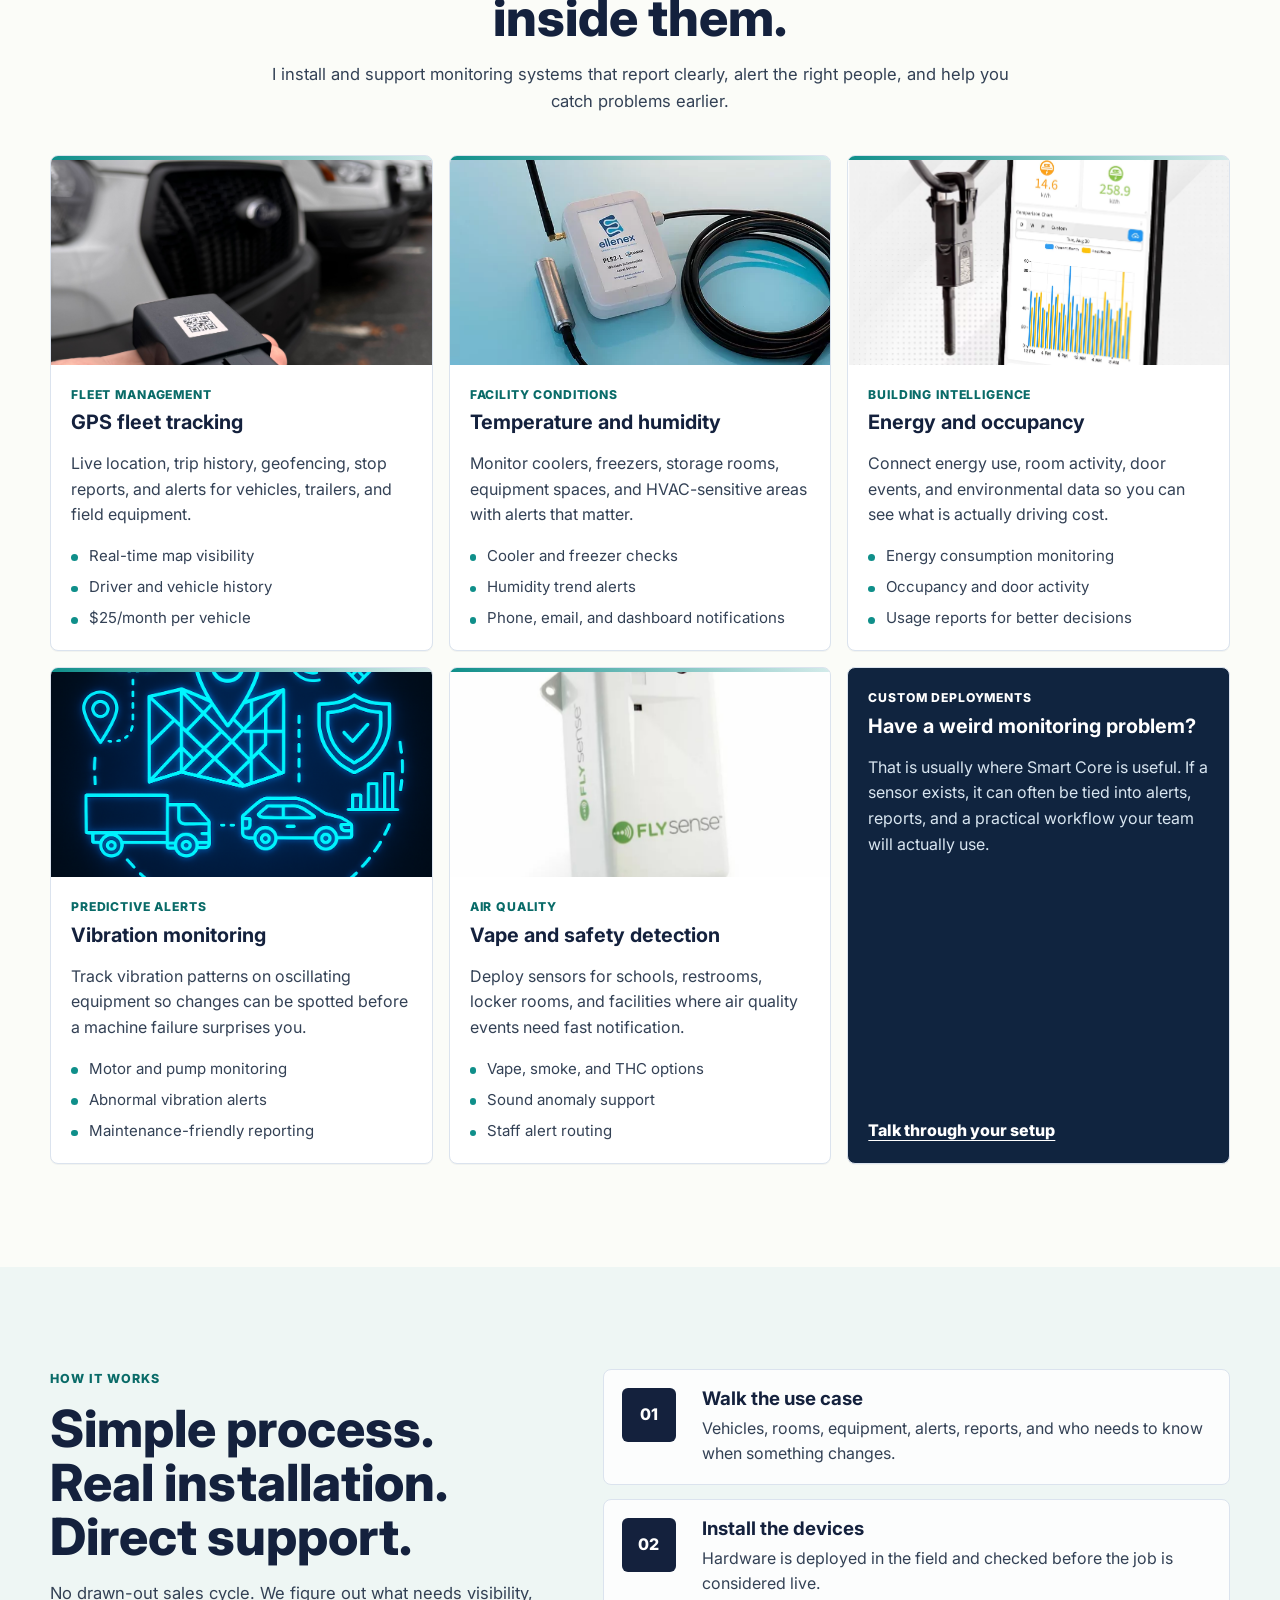
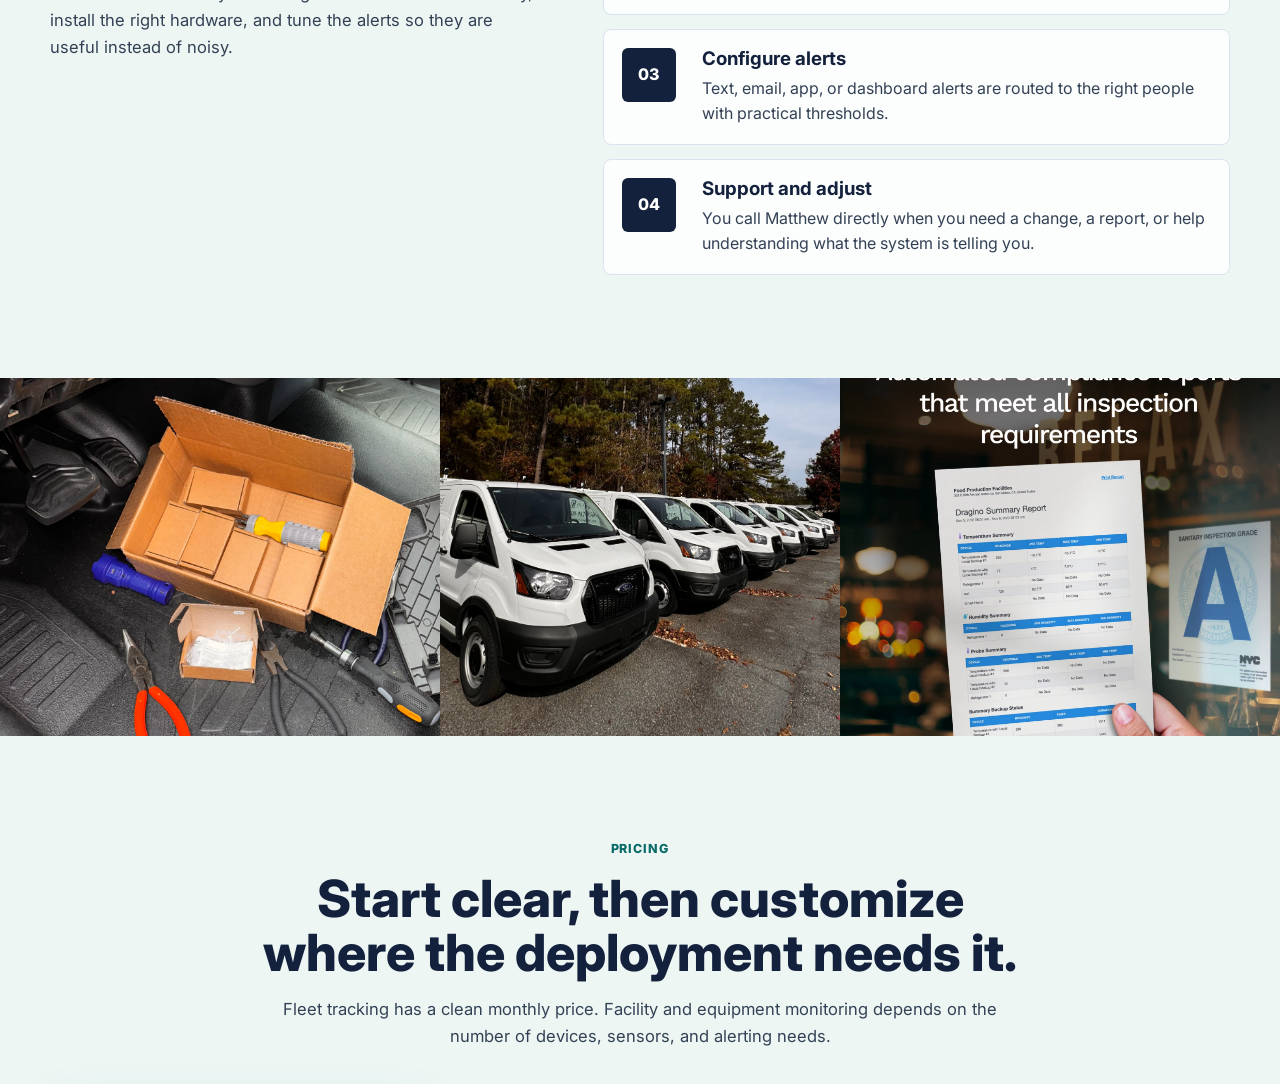
<file: contact.html>
<!DOCTYPE html>
<html lang="en">
<head>
    <meta charset="UTF-8">
    <meta name="viewport" content="width=device-width, initial-scale=1.0">
    <meta http-equiv="refresh" content="0; url=index.html#contact">
    <title>Contact | Smart Core Solutions</title>
    <link rel="canonical" href="index.html#contact">
</head>
<body>
    <p>Contact Smart Core Solutions on the main page. <a href="index.html#contact">Go to contact</a>.</p>
</body>
</html>
</file>
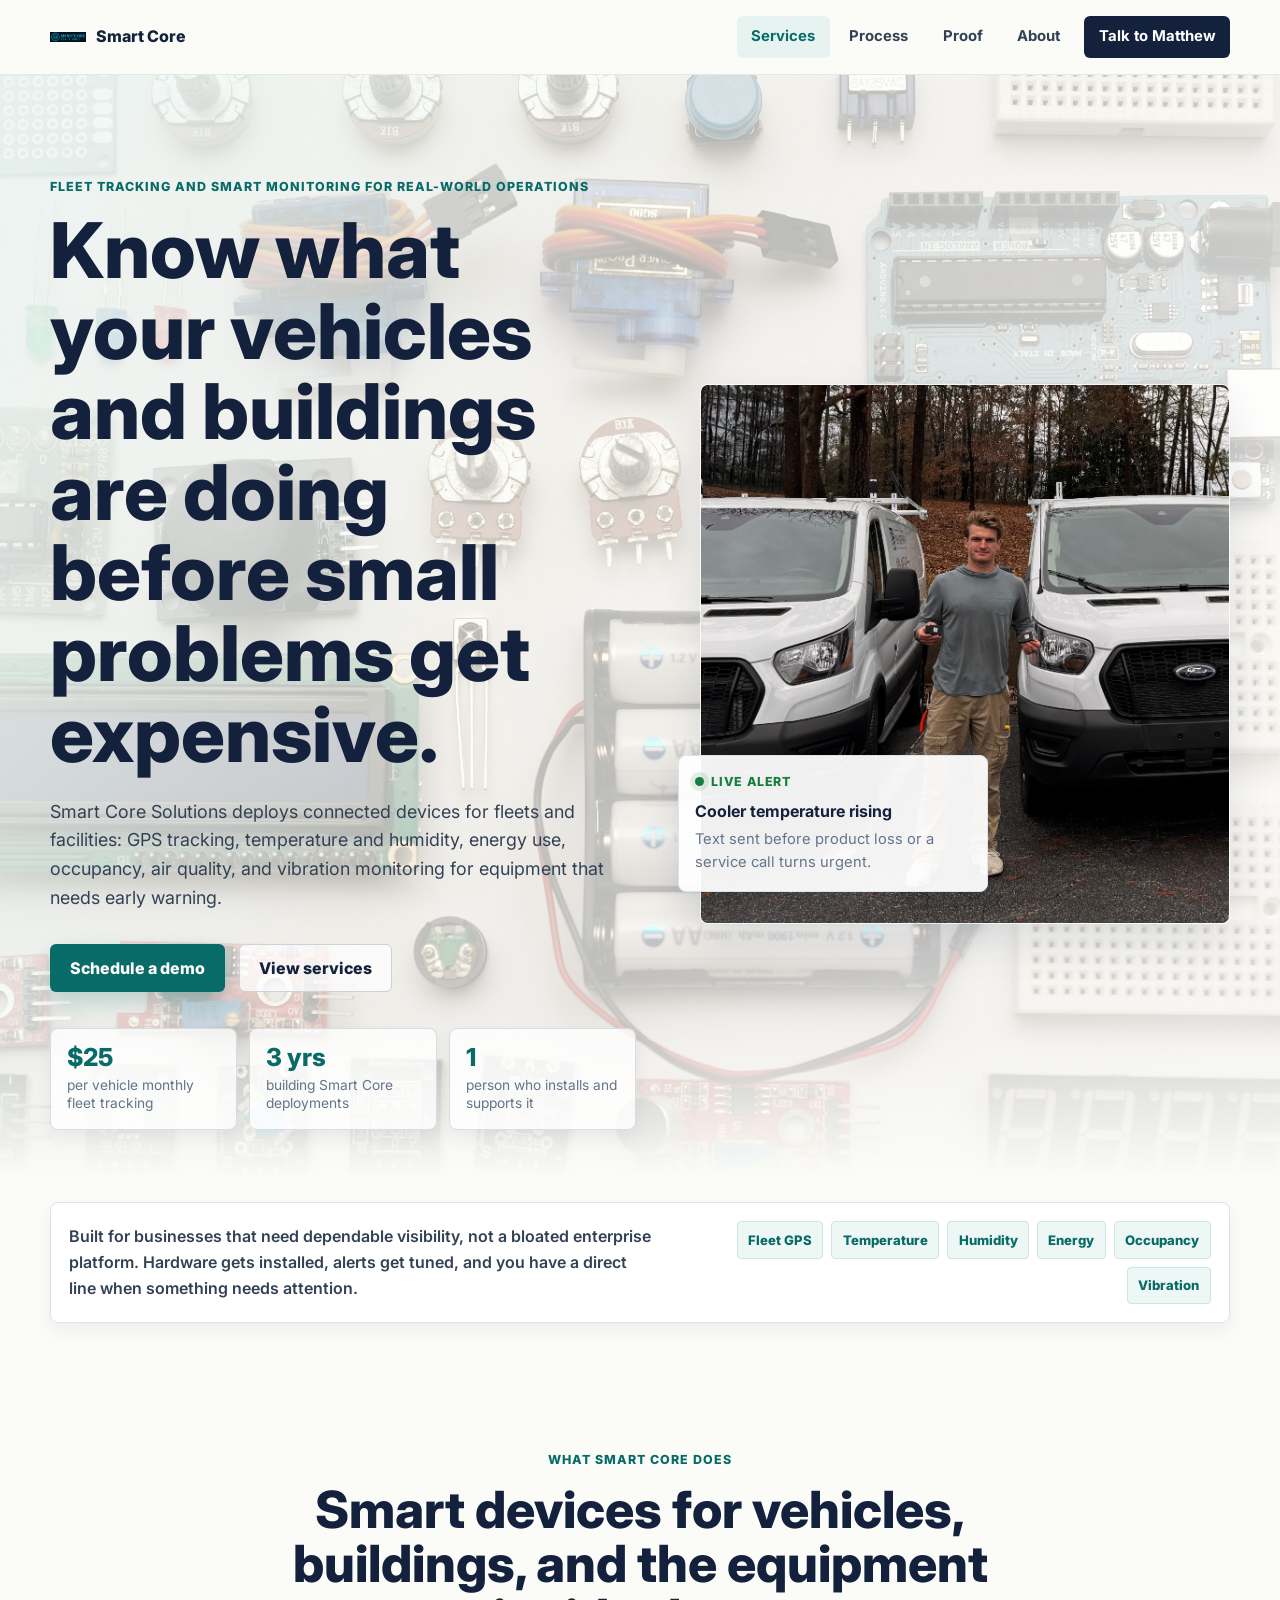
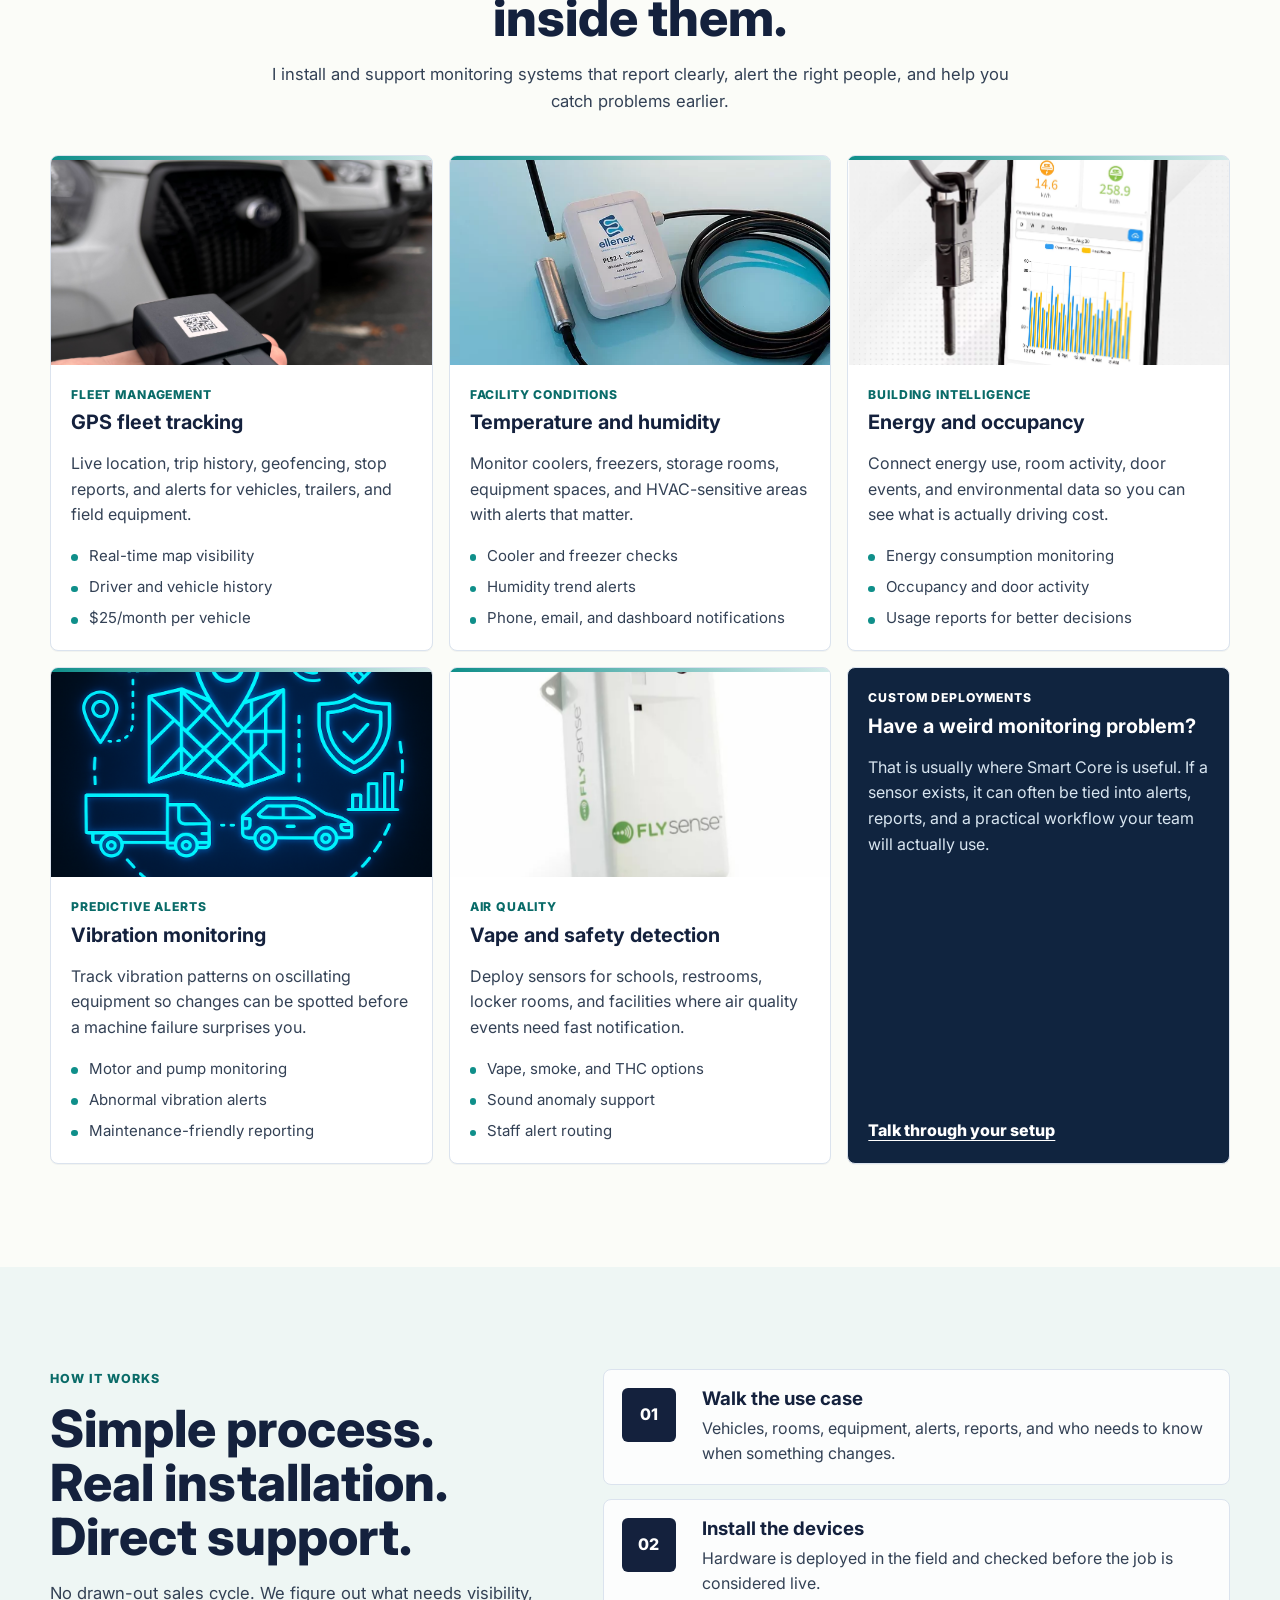
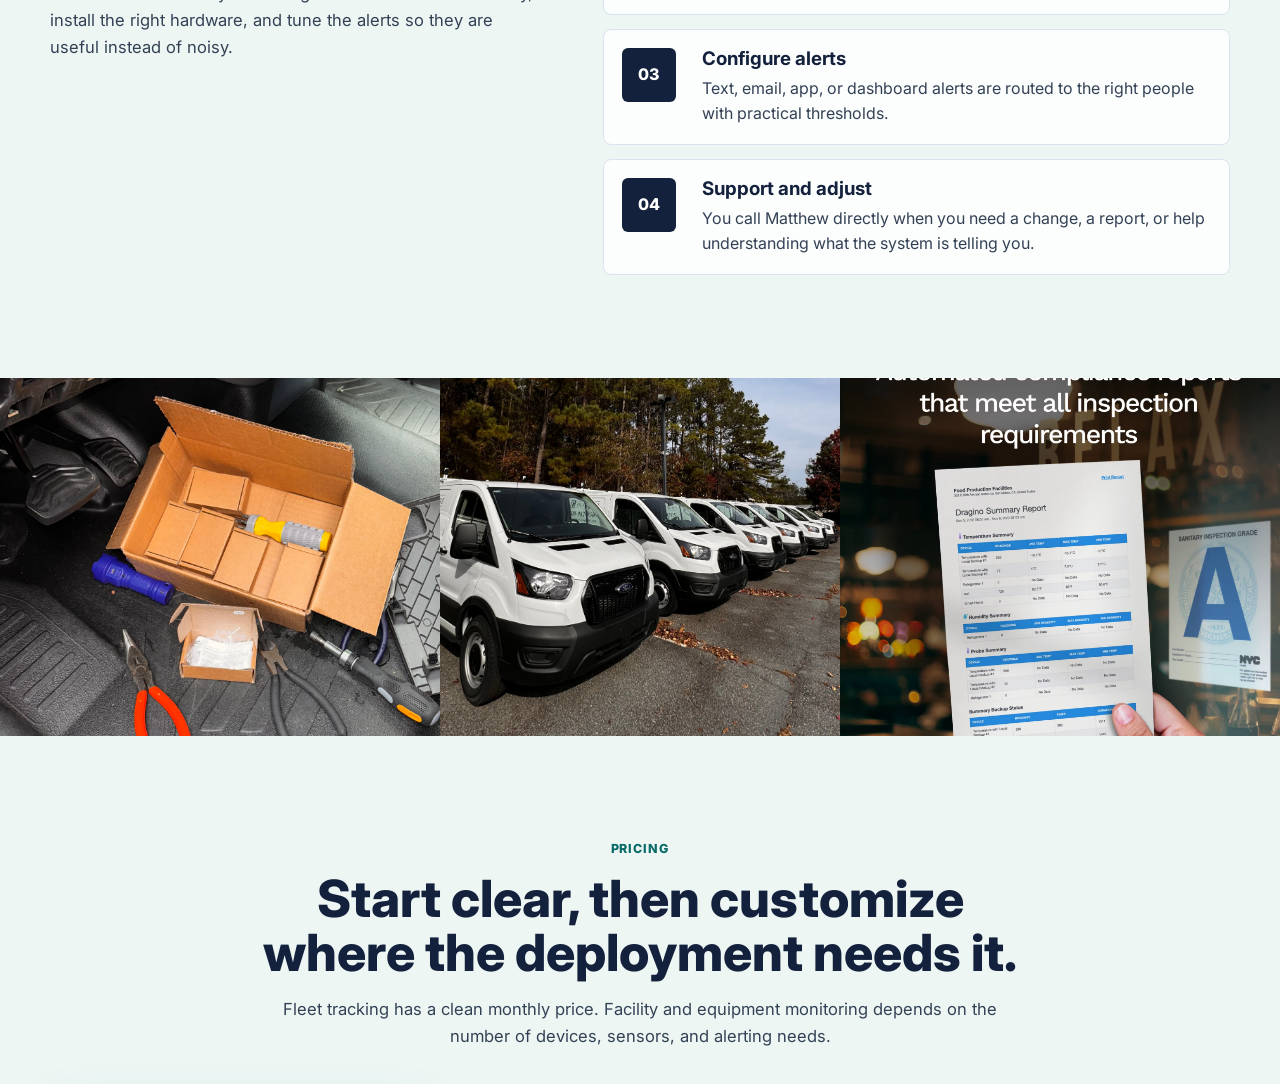
<file: fleet-tracking.html>
<!DOCTYPE html>
<html lang="en">
<head>
    <meta charset="UTF-8">
    <meta name="viewport" content="width=device-width, initial-scale=1.0">
    <meta http-equiv="refresh" content="0; url=index.html#services">
    <title>Fleet Tracking | Smart Core Solutions</title>
    <link rel="canonical" href="index.html#services">
</head>
<body>
    <p>Fleet tracking is now on the main Smart Core Solutions page. <a href="index.html#services">View fleet tracking</a>.</p>
</body>
</html>
</file>
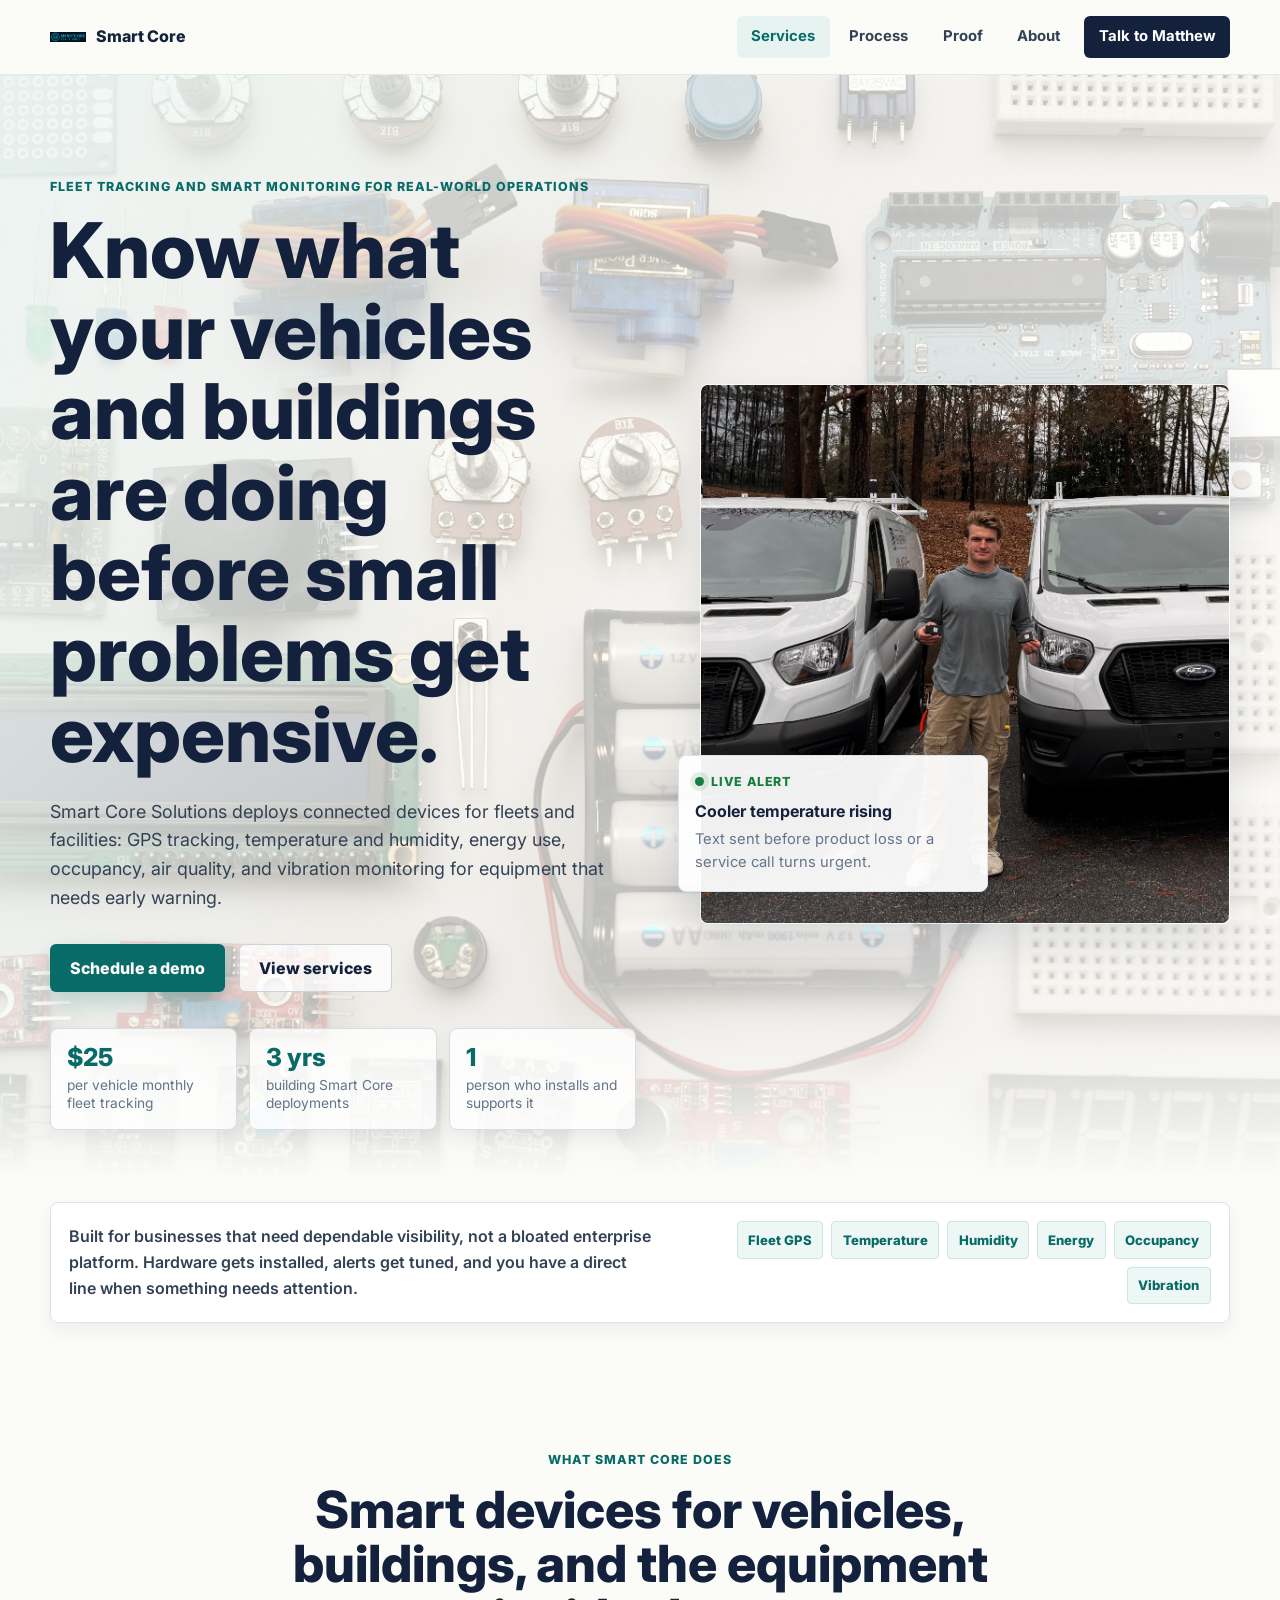
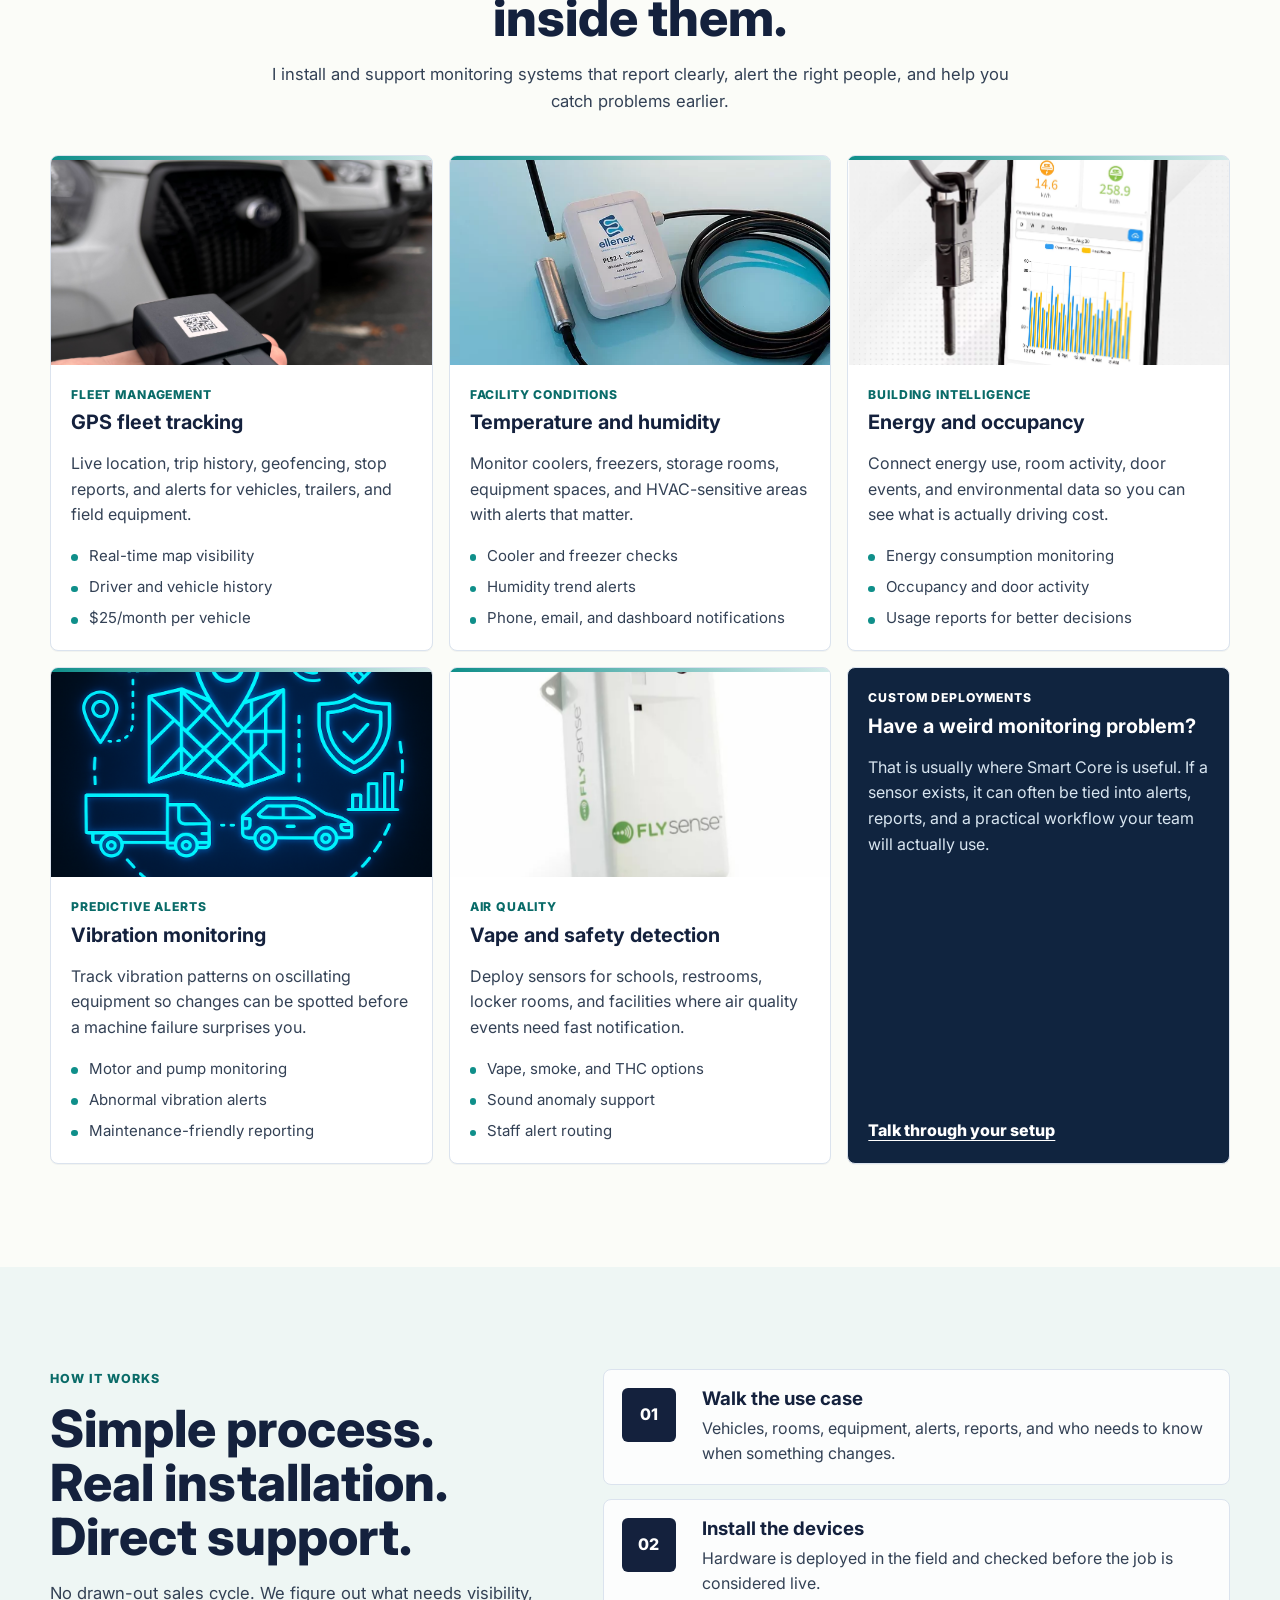
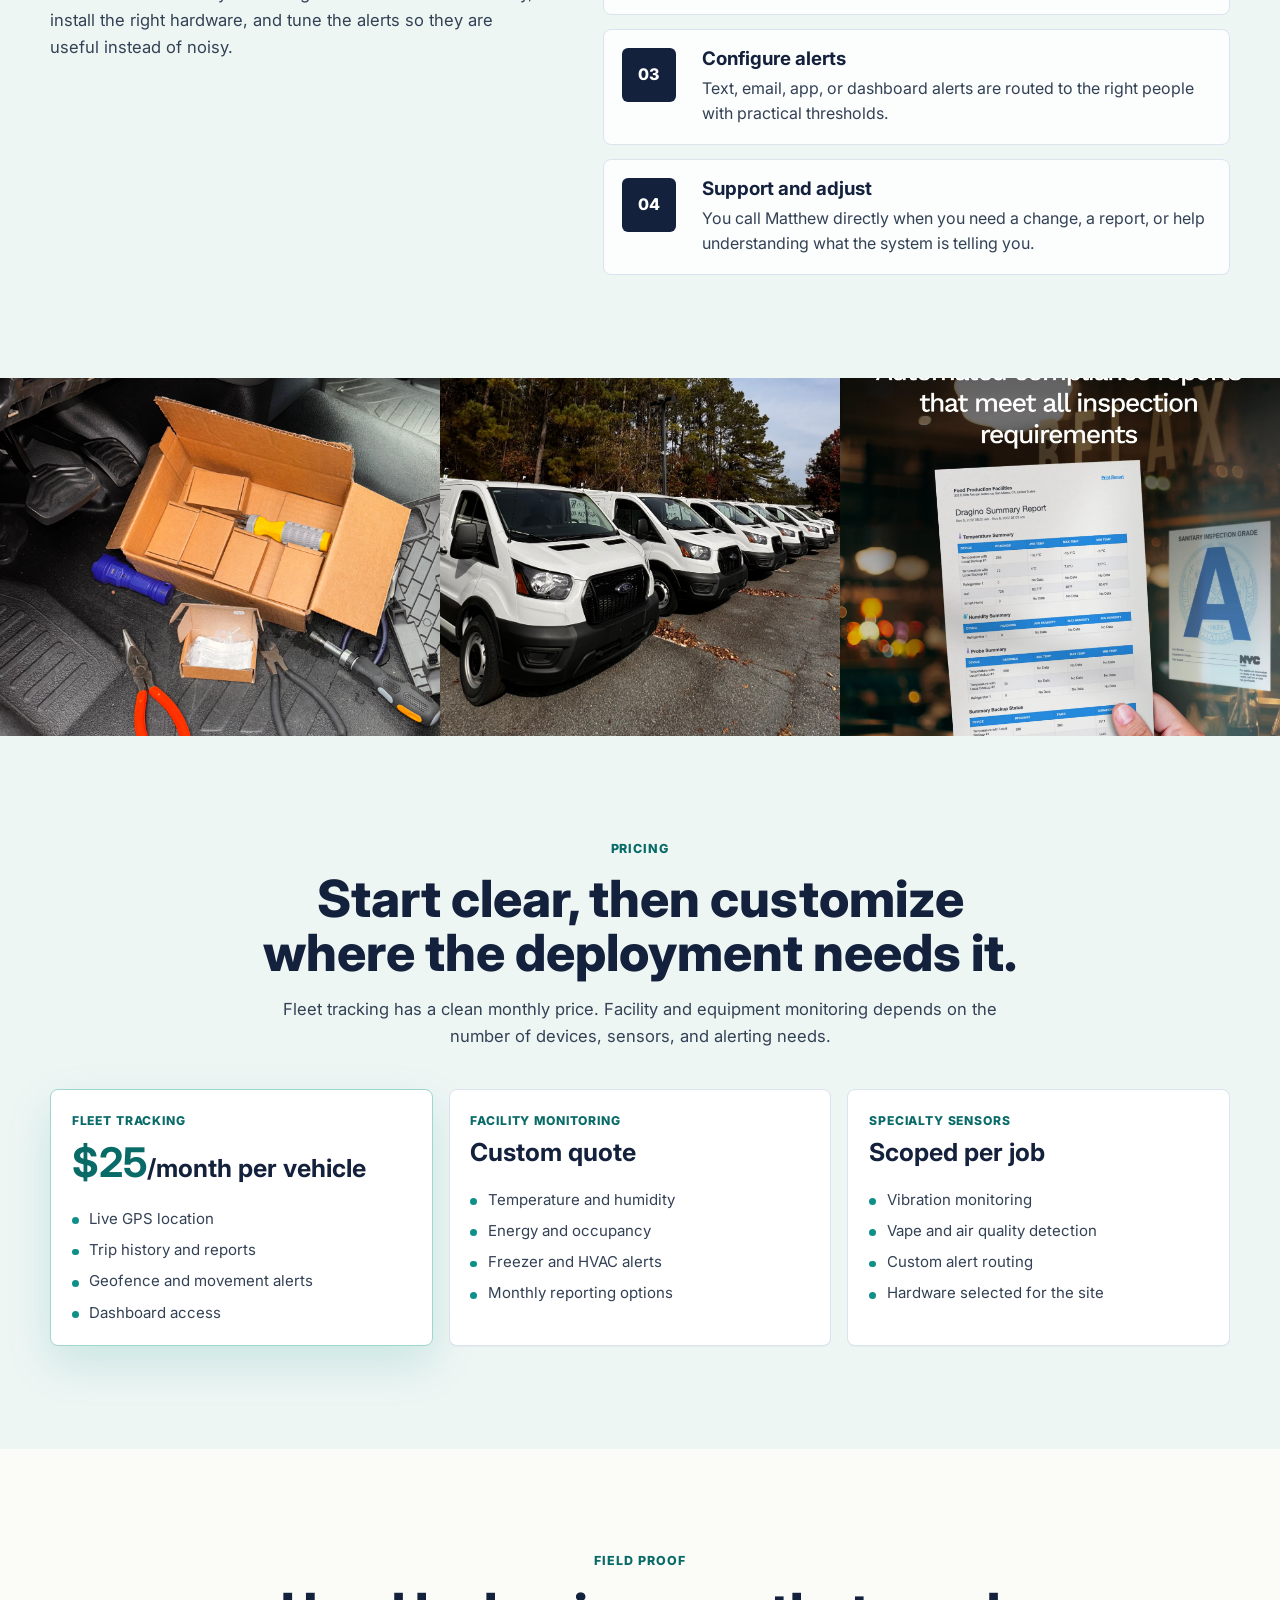
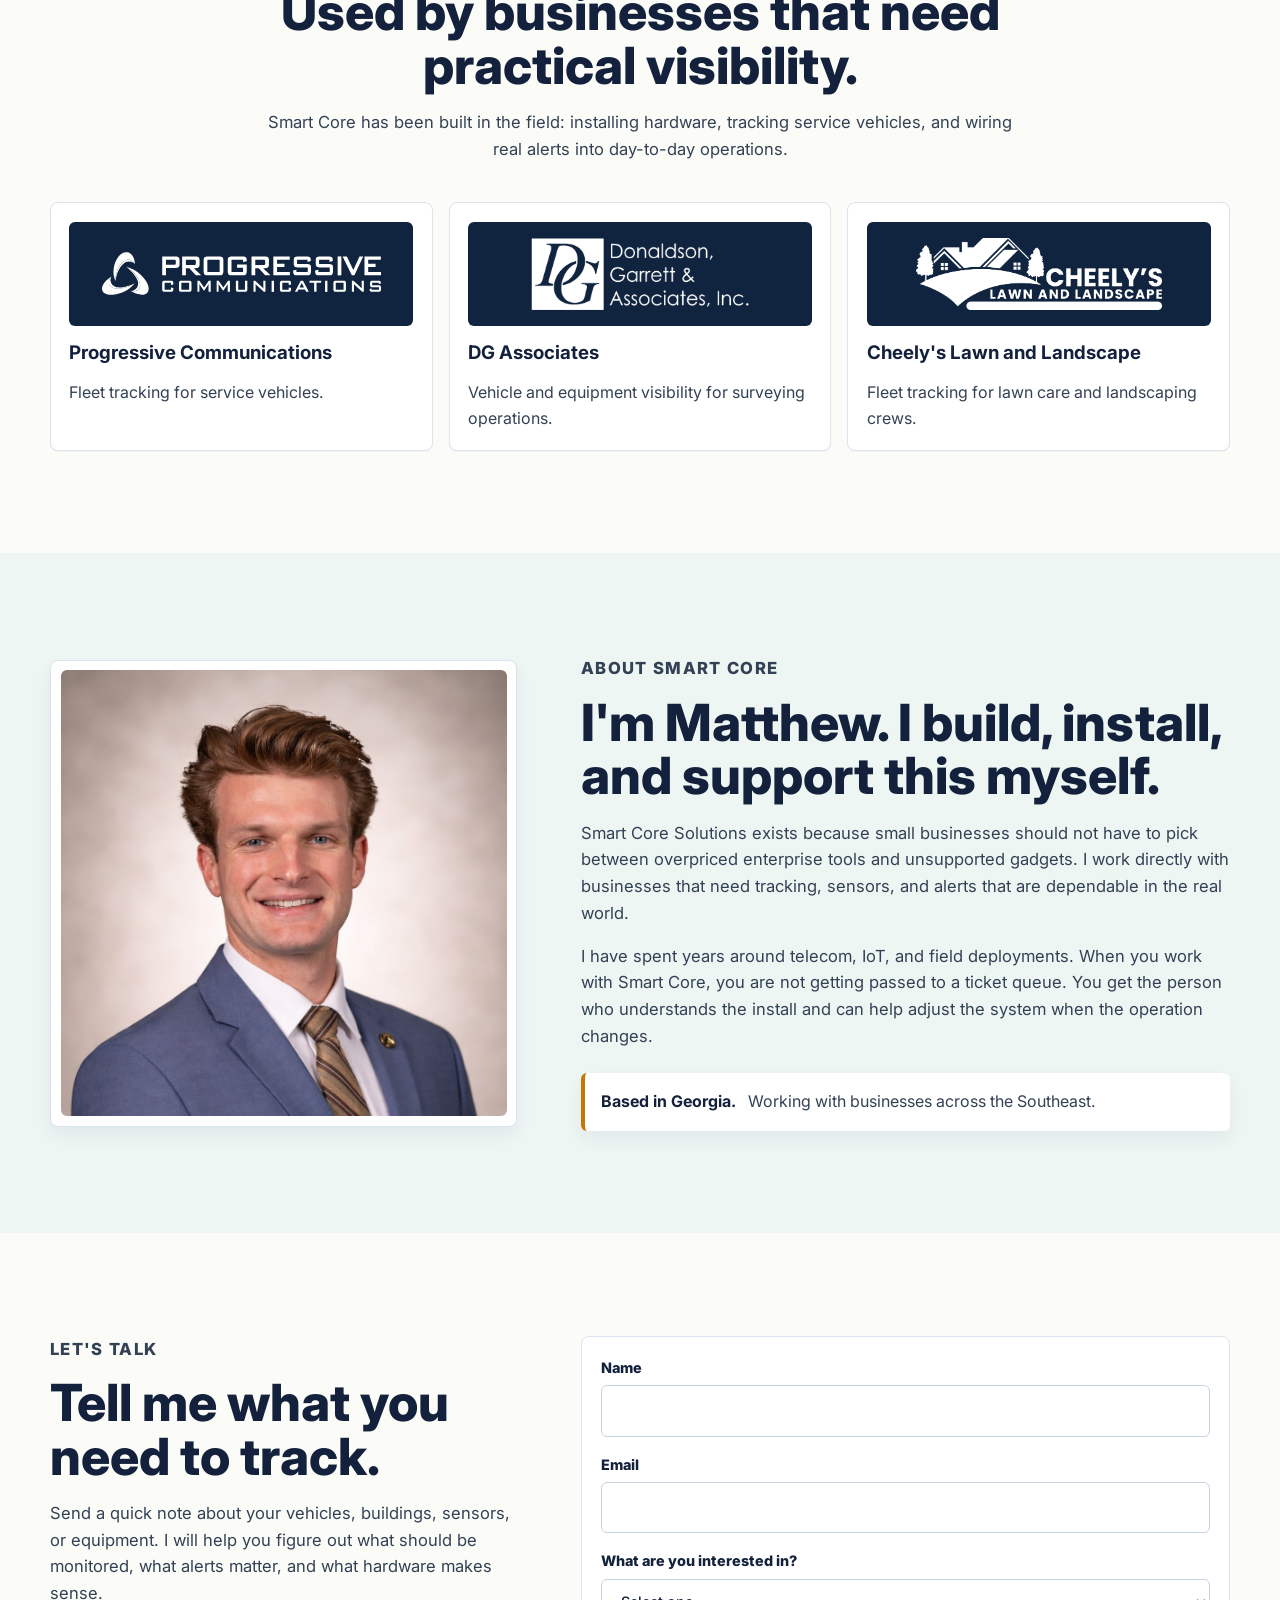
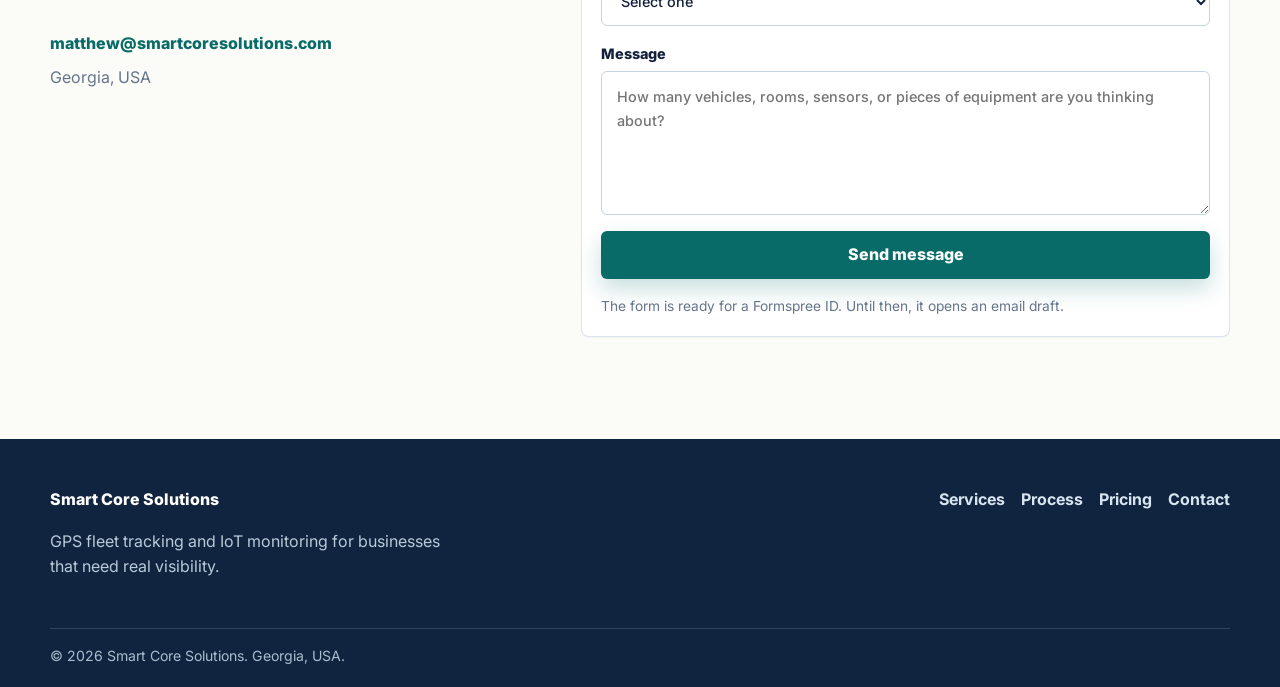
<file: platform.html>
<!DOCTYPE html>
<html lang="en">
<head>
    <meta charset="UTF-8">
    <meta name="viewport" content="width=device-width, initial-scale=1.0">
    <meta http-equiv="refresh" content="0; url=index.html#process">
    <title>Platform | Smart Core Solutions</title>
    <link rel="canonical" href="index.html#process">
</head>
<body>
    <p>The platform overview is now on the main Smart Core Solutions page. <a href="index.html#process">View the process</a>.</p>
</body>
</html>
</file>
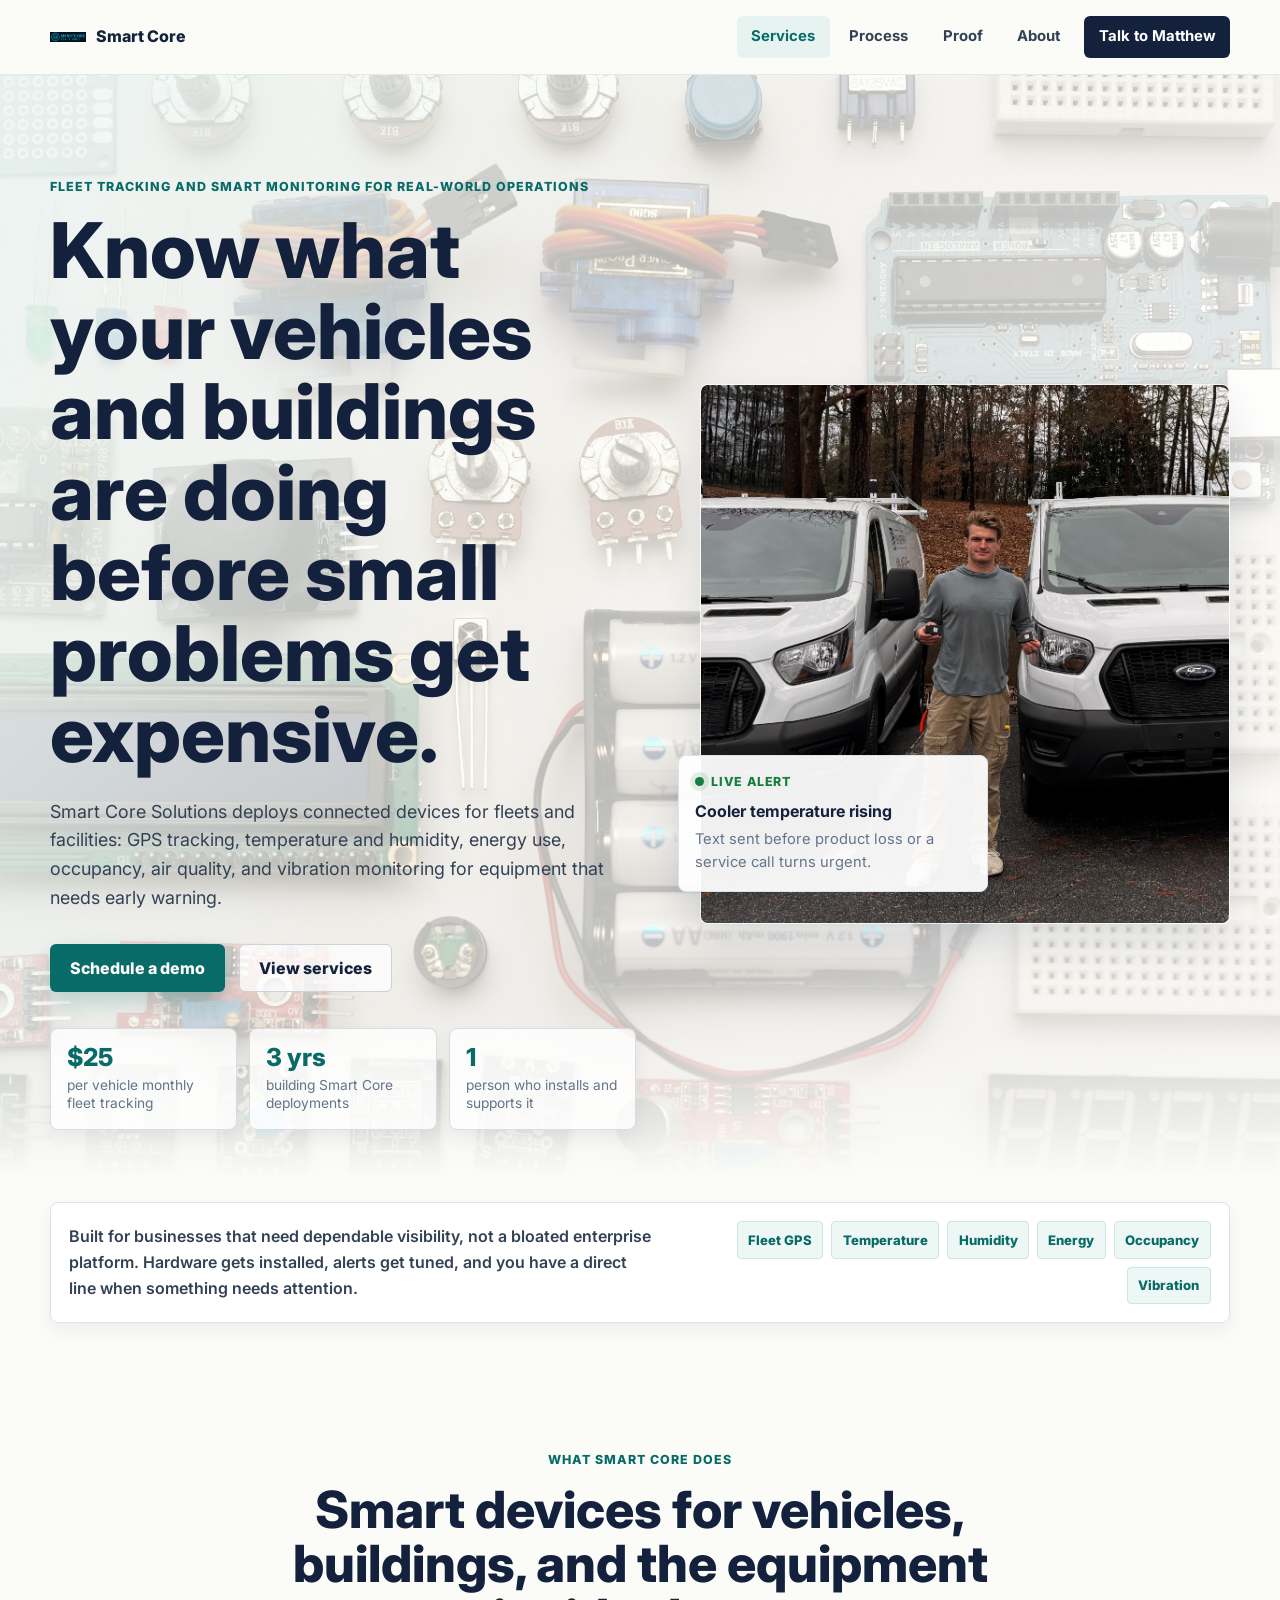
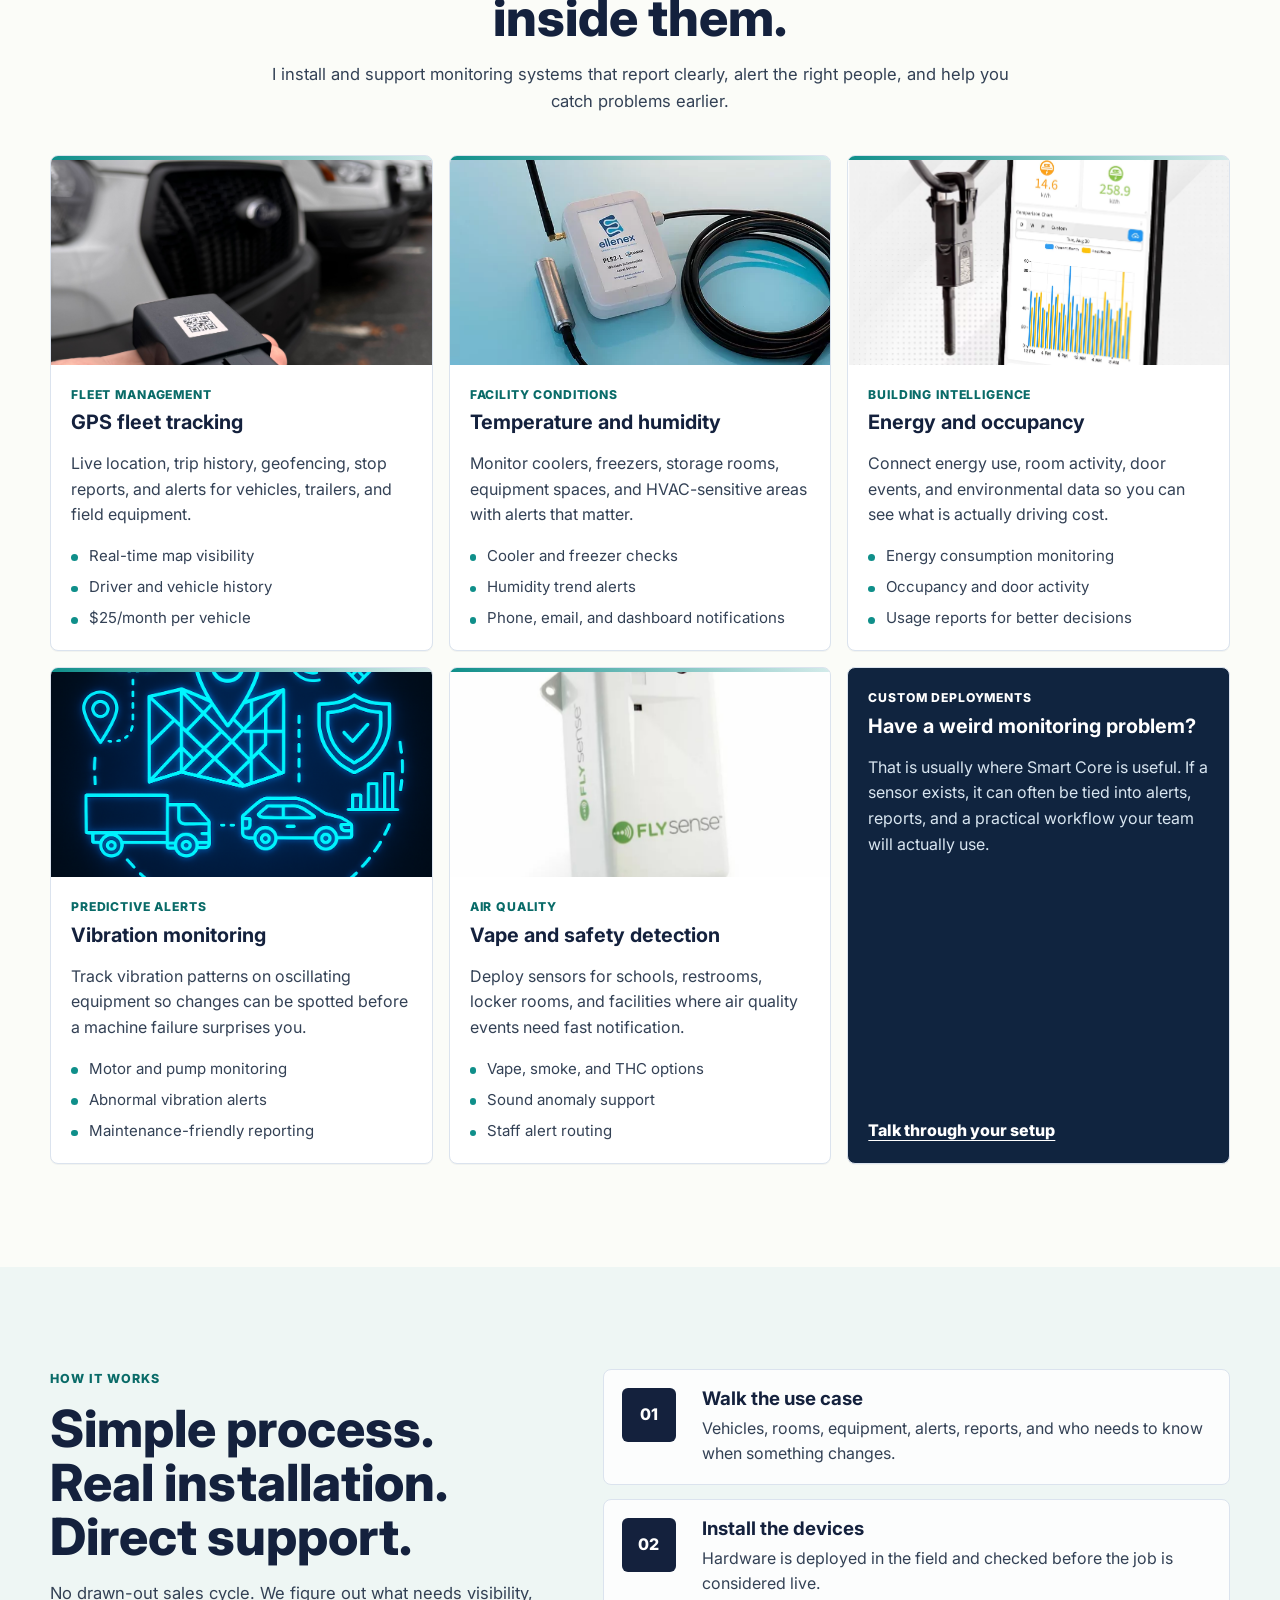
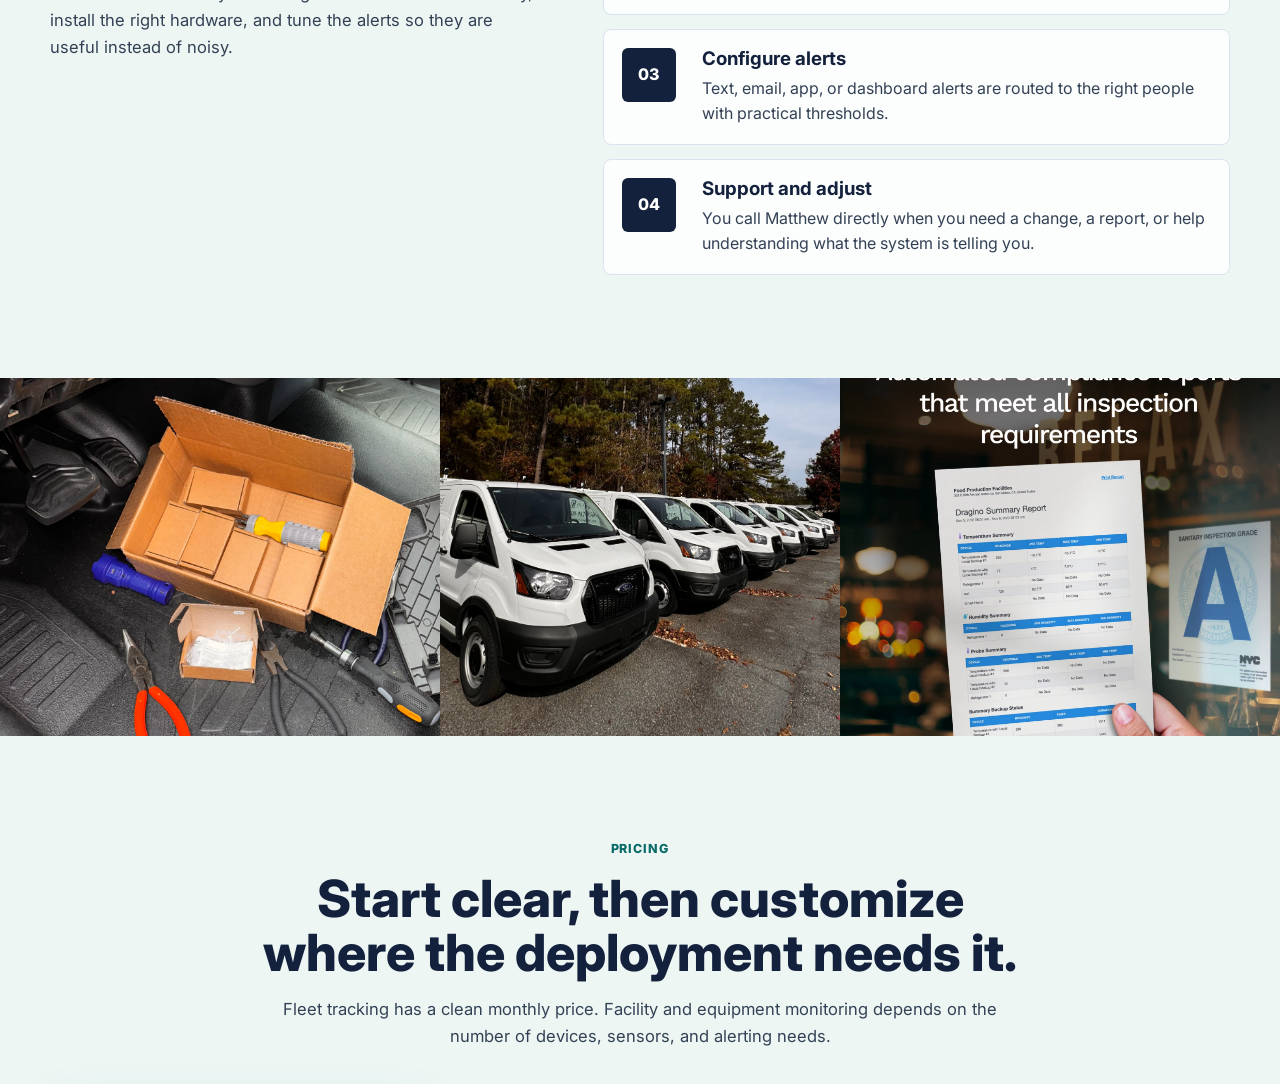
<file: services.html>
<!DOCTYPE html>
<html lang="en">
<head>
    <meta charset="UTF-8">
    <meta name="viewport" content="width=device-width, initial-scale=1.0">
    <meta http-equiv="refresh" content="0; url=index.html#services">
    <title>Services | Smart Core Solutions</title>
    <link rel="canonical" href="index.html#services">
</head>
<body>
    <p>Services are now on the main Smart Core Solutions page. <a href="index.html#services">View services</a>.</p>
</body>
</html>
</file>
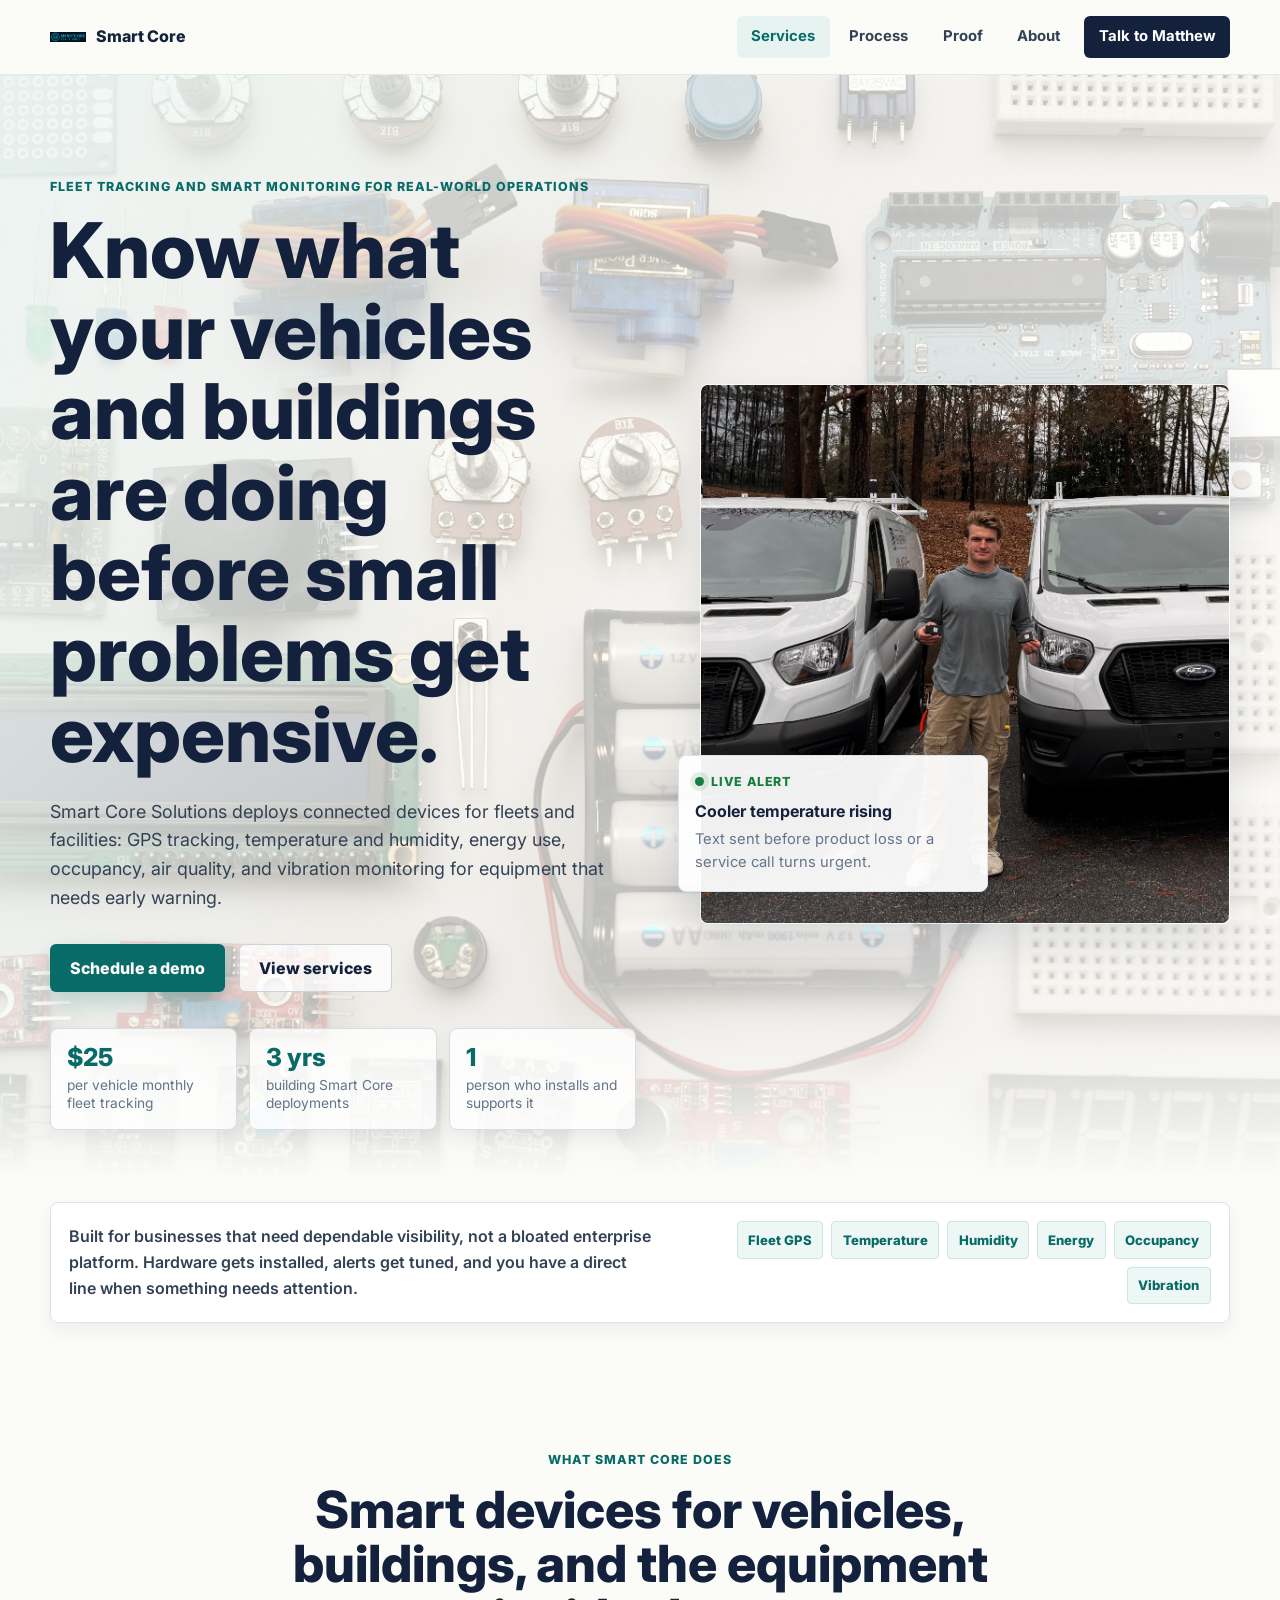
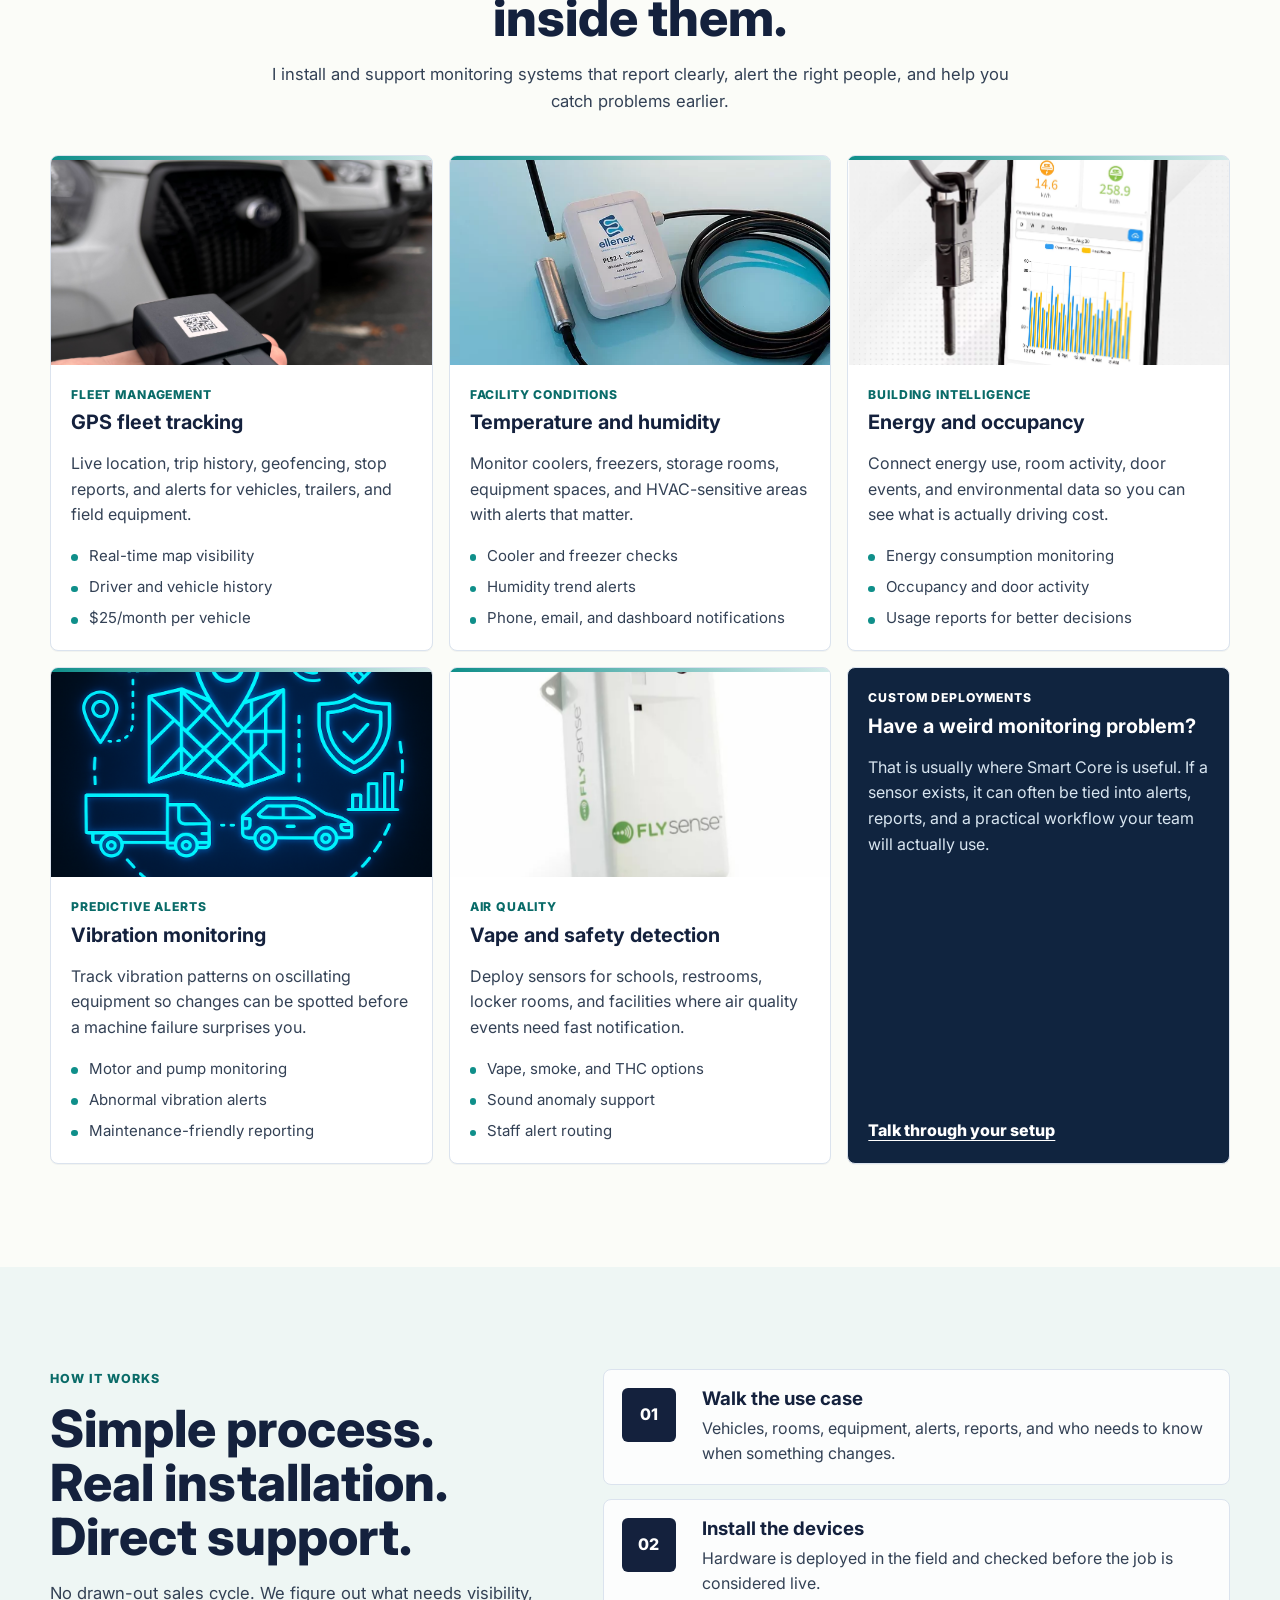
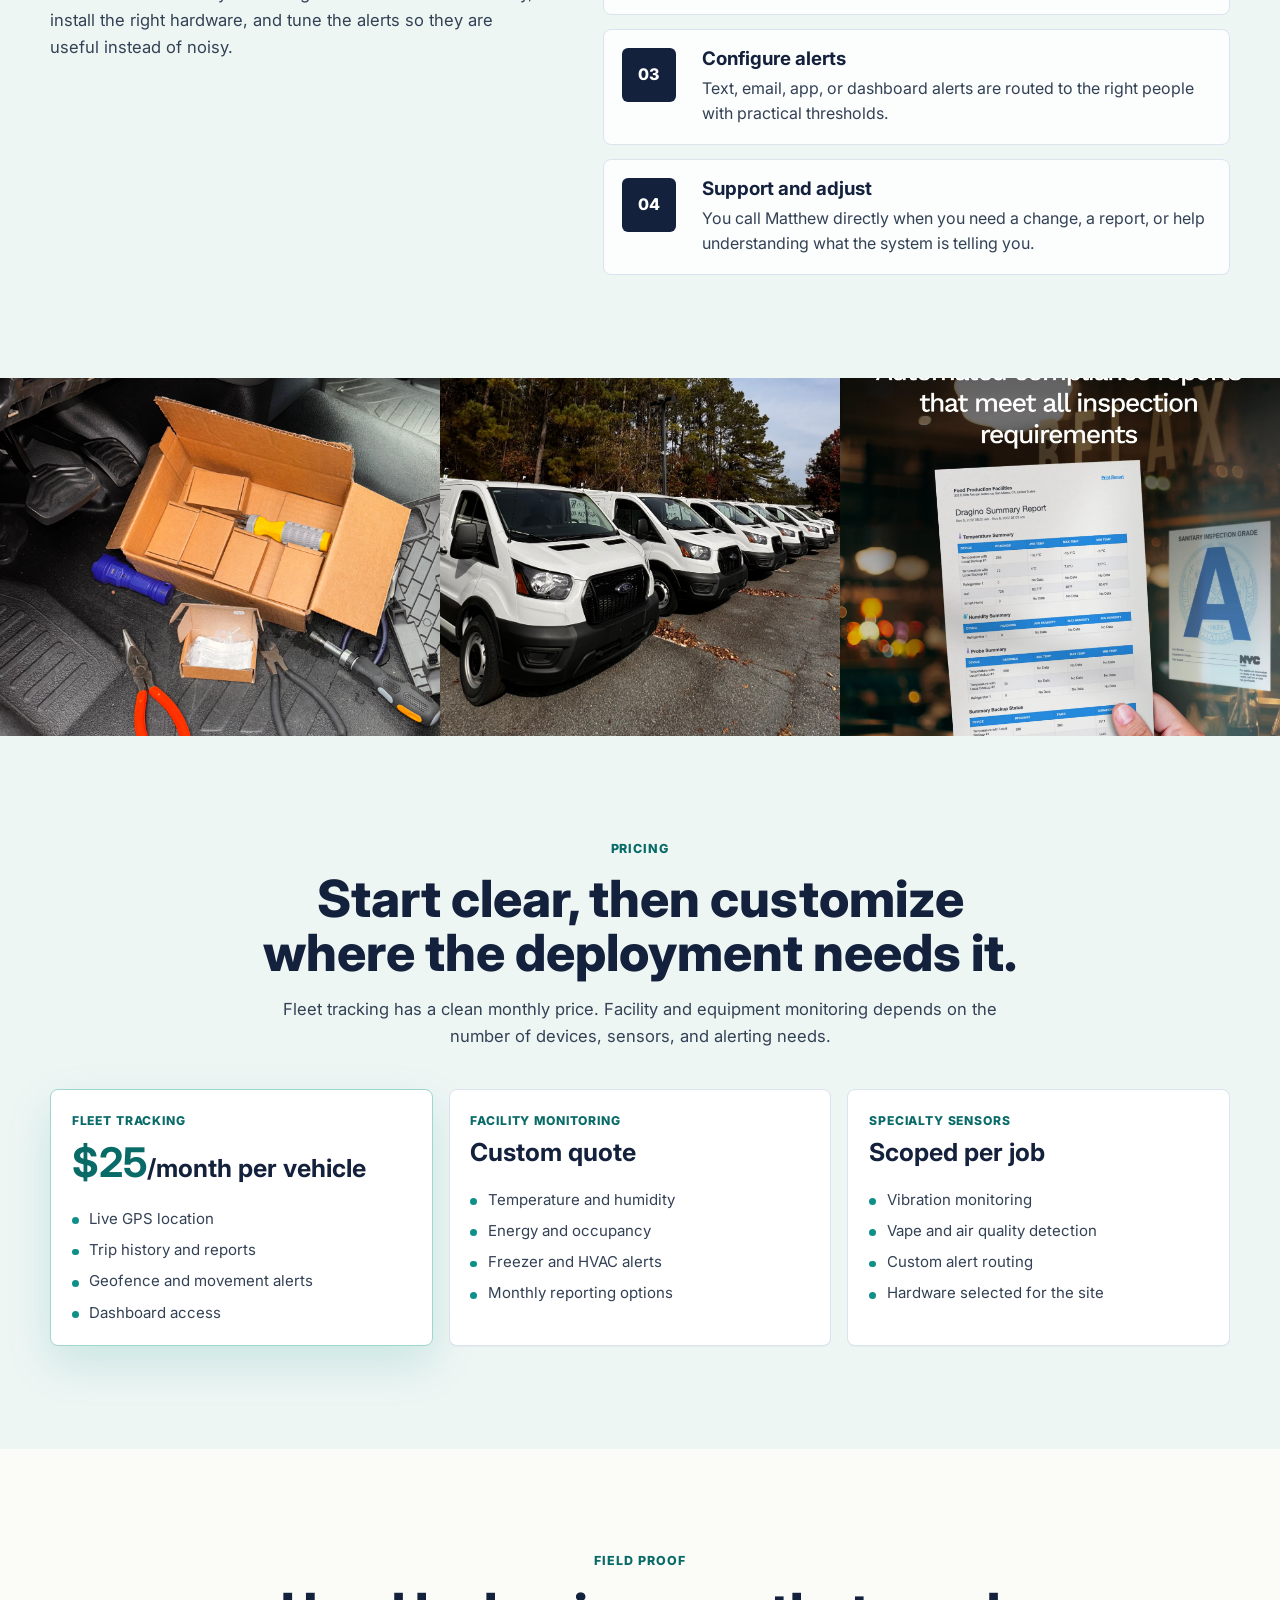
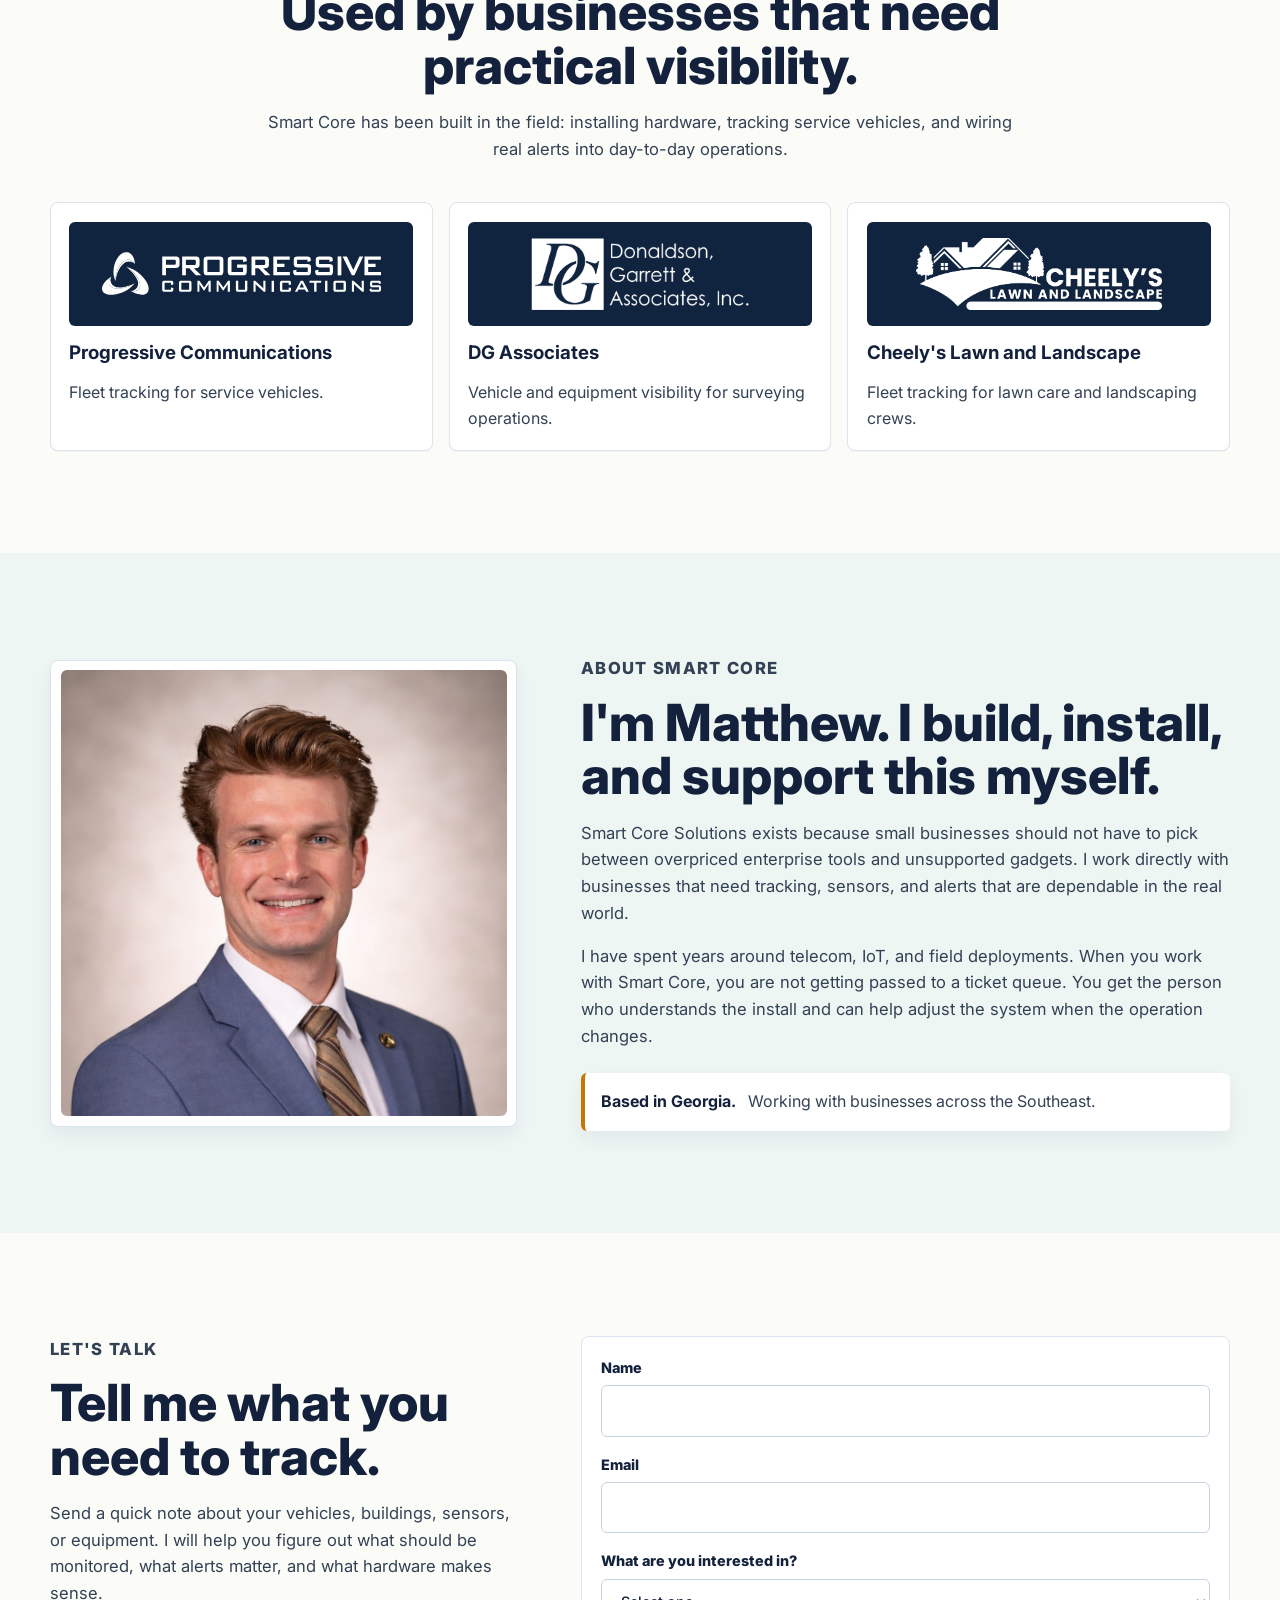
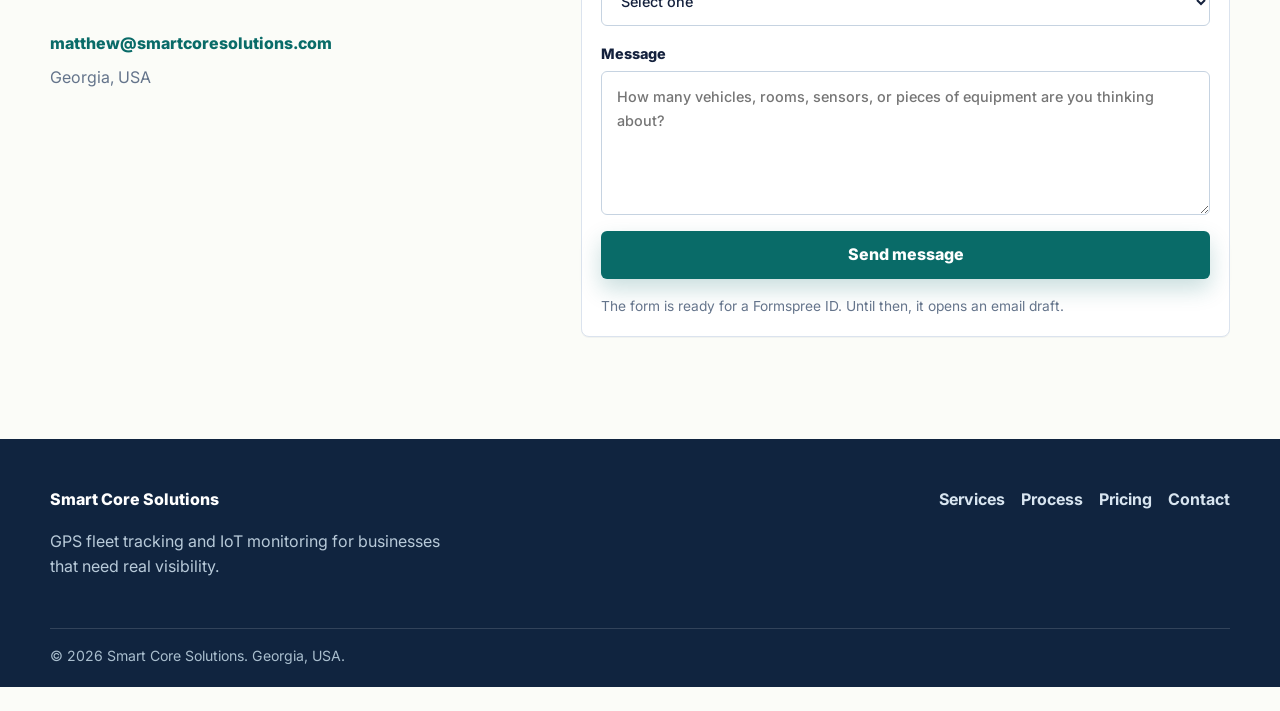
<file: vape-detection.html>
<!DOCTYPE html>
<html lang="en">
<head>
    <meta charset="UTF-8">
    <meta name="viewport" content="width=device-width, initial-scale=1.0">
    <meta http-equiv="refresh" content="0; url=index.html#services">
    <title>Vape Detection | Smart Core Solutions</title>
    <link rel="canonical" href="index.html#services">
</head>
<body>
    <p>Vape and air quality monitoring is now on the main Smart Core Solutions page. <a href="index.html#services">View monitoring services</a>.</p>
</body>
</html>
</file>
<file: styles.css>
:root {
    --ink: #14213d;
    --ink-soft: #334155;
    --muted: #64748b;
    --line: #dbe3ee;
    --line-strong: #c6d3e1;
    --paper: #fbfcf8;
    --surface: #ffffff;
    --surface-alt: #eef6f4;
    --teal: #0f8f8a;
    --teal-dark: #096b68;
    --blue: #2563eb;
    --green: #15803d;
    --amber: #c27803;
    --navy: #10243f;
    --shadow: 0 18px 44px rgba(20, 33, 61, 0.11);
    --shadow-soft: 0 8px 18px rgba(20, 33, 61, 0.06);
    --radius: 8px;
    --radius-sm: 6px;
    --container: 1180px;
    --pad: clamp(1rem, 3vw, 2rem);
    --font: "Inter", -apple-system, BlinkMacSystemFont, "Segoe UI", sans-serif;
}

*,
*::before,
*::after {
    box-sizing: border-box;
}

html {
    scroll-behavior: smooth;
}

body {
    margin: 0;
    font-family: var(--font);
    color: var(--ink);
    background: var(--paper);
    line-height: 1.6;
    -webkit-font-smoothing: antialiased;
    text-rendering: optimizeLegibility;
}

body.nav-open {
    overflow: hidden;
}

img {
    display: block;
    max-width: 100%;
}

a {
    color: inherit;
    text-decoration: none;
}

button,
input,
select,
textarea {
    font: inherit;
}

.skip-link {
    position: fixed;
    left: 1rem;
    top: 1rem;
    z-index: 9999;
    transform: translateY(-140%);
    padding: 0.75rem 1rem;
    background: var(--ink);
    color: #fff;
    border-radius: var(--radius-sm);
}

.skip-link:focus {
    transform: translateY(0);
}

.container {
    width: min(100% - (var(--pad) * 2), var(--container));
    margin-inline: auto;
}

.nav {
    position: sticky;
    top: 0;
    z-index: 1000;
    background: rgba(251, 252, 248, 0.88);
    border-bottom: 1px solid rgba(219, 227, 238, 0.78);
    backdrop-filter: blur(18px);
}

.nav-container {
    width: min(100% - (var(--pad) * 2), var(--container));
    margin-inline: auto;
    min-height: 74px;
    display: flex;
    align-items: center;
    justify-content: space-between;
    gap: 1.25rem;
}

.nav-logo,
.footer-brand {
    display: inline-flex;
    align-items: center;
    gap: 0.65rem;
    font-weight: 800;
    color: var(--ink);
}

.nav-logo-mark {
    width: 36px;
    height: 36px;
    object-fit: contain;
    border-radius: 7px;
}

.nav-menu {
    display: flex;
    align-items: center;
    gap: 0.35rem;
    margin: 0;
    padding: 0;
    list-style: none;
}

.nav-link {
    display: inline-flex;
    align-items: center;
    min-height: 42px;
    padding: 0 0.9rem;
    border-radius: var(--radius-sm);
    font-size: 0.93rem;
    font-weight: 700;
    color: var(--ink-soft);
}

.nav-link:hover,
.nav-link.active {
    background: #e7f3f1;
    color: var(--teal-dark);
}

.nav-cta {
    background: var(--ink);
    color: #fff;
    margin-left: 0.25rem;
}

.nav-cta:hover,
.nav-cta.active {
    background: var(--teal-dark);
    color: #fff;
}

.nav-toggle {
    display: none;
    width: 44px;
    height: 44px;
    border: 1px solid var(--line);
    border-radius: var(--radius-sm);
    background: var(--surface);
    cursor: pointer;
}

.hamburger,
.hamburger::before,
.hamburger::after {
    display: block;
    width: 22px;
    height: 2px;
    margin: 0 auto;
    background: var(--ink);
    border-radius: 999px;
    transition: transform 180ms ease, opacity 180ms ease;
}

.hamburger {
    position: relative;
}

.hamburger::before,
.hamburger::after {
    content: "";
    position: absolute;
    left: 0;
}

.hamburger::before {
    top: -7px;
}

.hamburger::after {
    top: 7px;
}

.nav-toggle.active .hamburger {
    background: transparent;
}

.nav-toggle.active .hamburger::before {
    transform: translateY(7px) rotate(45deg);
}

.nav-toggle.active .hamburger::after {
    transform: translateY(-7px) rotate(-45deg);
}

.hero {
    position: relative;
    overflow: hidden;
    padding: clamp(4rem, 8vw, 7rem) 0 3rem;
    background:
        linear-gradient(115deg, rgba(238, 246, 244, 0.95), rgba(251, 252, 248, 0.72) 42%, rgba(255, 255, 255, 0.84)),
        url("iot pic.jpg") center/cover;
}

.hero::after {
    content: "";
    position: absolute;
    inset: auto 0 0;
    height: 9rem;
    background: linear-gradient(to bottom, transparent, var(--paper));
    pointer-events: none;
}

.hero-grid {
    position: relative;
    z-index: 1;
    display: grid;
    grid-template-columns: minmax(0, 1.05fr) minmax(340px, 0.95fr);
    gap: clamp(2rem, 5vw, 4.5rem);
    align-items: center;
}

.eyebrow {
    margin: 0 0 0.85rem;
    color: var(--teal-dark);
    font-size: 0.78rem;
    font-weight: 800;
    letter-spacing: 0.08em;
    text-transform: uppercase;
}

.hero h1,
.section-header h2,
.about-copy h2,
.contact-copy h2,
.page-title {
    margin: 0;
    color: var(--ink);
    line-height: 1.05;
    letter-spacing: 0;
}

.hero h1 {
    max-width: 760px;
    font-size: clamp(2.65rem, 6vw, 5.7rem);
    font-weight: 800;
}

.hero-subtitle {
    max-width: 670px;
    margin: 1.4rem 0 0;
    color: var(--ink-soft);
    font-size: clamp(1.05rem, 1.4vw, 1.22rem);
}

.hero-actions {
    display: flex;
    flex-wrap: wrap;
    gap: 0.85rem;
    margin-top: 2rem;
}

.btn {
    display: inline-flex;
    align-items: center;
    justify-content: center;
    min-height: 48px;
    padding: 0 1.2rem;
    border: 1px solid transparent;
    border-radius: var(--radius-sm);
    font-weight: 800;
    cursor: pointer;
    transition: transform 180ms ease, box-shadow 180ms ease, background 180ms ease, border-color 180ms ease;
}

.btn:hover {
    transform: translateY(-1px);
}

.btn-primary {
    background: var(--teal-dark);
    color: #fff;
    box-shadow: 0 10px 22px rgba(9, 107, 104, 0.22);
}

.btn-primary:hover {
    background: var(--ink);
    box-shadow: 0 14px 28px rgba(20, 33, 61, 0.2);
}

.btn-secondary {
    background: rgba(255, 255, 255, 0.75);
    color: var(--ink);
    border-color: var(--line-strong);
}

.btn-secondary:hover {
    border-color: var(--teal);
    background: #fff;
}

.btn-full {
    width: 100%;
}

.hero-metrics {
    display: grid;
    grid-template-columns: repeat(3, 1fr);
    gap: 0.75rem;
    margin: 2.25rem 0 0;
}

.hero-metrics div {
    padding: 1rem;
    background: rgba(255, 255, 255, 0.78);
    border: 1px solid rgba(198, 211, 225, 0.72);
    border-radius: var(--radius);
    box-shadow: var(--shadow-soft);
}

.hero-metrics dt {
    color: var(--teal-dark);
    font-size: 1.55rem;
    line-height: 1;
    font-weight: 800;
}

.hero-metrics dd {
    margin: 0.35rem 0 0;
    color: var(--muted);
    font-size: 0.86rem;
    line-height: 1.35;
}

.hero-media {
    position: relative;
    min-height: 540px;
}

.hero-photo {
    width: 100%;
    height: 540px;
    object-fit: cover;
    object-position: center;
    border-radius: var(--radius);
    border: 1px solid rgba(255, 255, 255, 0.72);
    box-shadow: var(--shadow);
}

.status-panel {
    position: absolute;
    left: -1.35rem;
    bottom: 2rem;
    width: min(310px, 82%);
    padding: 1rem;
    background: rgba(255, 255, 255, 0.94);
    border: 1px solid var(--line);
    border-radius: var(--radius);
    box-shadow: var(--shadow);
}

.status-row {
    display: flex;
    align-items: center;
    gap: 0.45rem;
    color: var(--green);
    font-size: 0.78rem;
    font-weight: 800;
    text-transform: uppercase;
    letter-spacing: 0.05em;
}

.status-dot {
    width: 9px;
    height: 9px;
    background: var(--green);
    border-radius: 999px;
    box-shadow: 0 0 0 5px rgba(21, 128, 61, 0.12);
}

.status-panel strong {
    display: block;
    margin-top: 0.45rem;
}

.status-panel p {
    margin: 0.2rem 0 0;
    color: var(--muted);
    font-size: 0.92rem;
}

.intro-band {
    padding: 1.5rem 0;
}

.intro-grid {
    display: grid;
    grid-template-columns: minmax(0, 1fr) minmax(360px, 0.9fr);
    gap: 1.5rem;
    align-items: center;
    padding: 1.15rem;
    background: var(--surface);
    border: 1px solid var(--line);
    border-radius: var(--radius);
    box-shadow: var(--shadow-soft);
}

.intro-grid p {
    margin: 0;
    color: var(--ink-soft);
    font-weight: 600;
}

.intro-pills {
    display: flex;
    flex-wrap: wrap;
    justify-content: flex-end;
    gap: 0.5rem;
}

.intro-pills span {
    padding: 0.45rem 0.65rem;
    background: #edf7f5;
    border: 1px solid #cce6e2;
    border-radius: 4px;
    color: var(--teal-dark);
    font-size: 0.82rem;
    font-weight: 800;
}

.section {
    padding: clamp(4rem, 8vw, 6.5rem) 0;
}

.section-header {
    max-width: 760px;
    margin: 0 auto 2.5rem;
    text-align: center;
}

.section-header.align-left {
    margin: 0;
    text-align: left;
}

.section-header h2,
.about-copy h2,
.contact-copy h2 {
    font-size: clamp(2rem, 4vw, 3.45rem);
    font-weight: 800;
}

.section-header p:not(.eyebrow),
.about-copy p,
.contact-copy p {
    color: var(--ink-soft);
    font-size: 1.04rem;
}

.services,
.proof,
.contact-page,
.services-page,
.page-content {
    background: var(--paper);
}

.service-grid {
    display: grid;
    grid-template-columns: repeat(3, minmax(0, 1fr));
    gap: 1rem;
}

.service-card,
.pricing-card,
.client-card,
.contact-form,
.content-placeholder,
.cta-box {
    background: var(--surface);
    border: 1px solid var(--line);
    border-radius: var(--radius);
    box-shadow: 0 1px 0 rgba(20, 33, 61, 0.04);
}

.service-card {
    overflow: hidden;
    display: flex;
    flex-direction: column;
    position: relative;
}

.service-card::before {
    content: "";
    display: block;
    height: 4px;
    background: linear-gradient(90deg, var(--teal), rgba(15, 143, 138, 0.18));
}

.service-card img {
    width: 100%;
    height: 205px;
    object-fit: cover;
    background: var(--surface-alt);
}

.service-card:first-child img {
    object-position: 64% 32%;
}

.service-body {
    display: flex;
    flex: 1;
    flex-direction: column;
    padding: 1.25rem;
}

.service-kicker,
.pricing-label {
    margin: 0 0 0.45rem;
    color: var(--teal-dark);
    font-size: 0.76rem;
    font-weight: 800;
    letter-spacing: 0.07em;
    text-transform: uppercase;
}

.service-card h3,
.pricing-card h3,
.client-card h3,
.step h3 {
    margin: 0;
    color: var(--ink);
    line-height: 1.2;
}

.service-card h3 {
    font-size: 1.24rem;
}

.service-card p:not(.service-kicker) {
    color: var(--ink-soft);
}

.service-card ul,
.pricing-card ul {
    display: grid;
    gap: 0.45rem;
    margin: auto 0 0;
    padding: 0;
    list-style: none;
}

.service-card li,
.pricing-card li {
    position: relative;
    padding-left: 1.1rem;
    color: var(--ink-soft);
    font-size: 0.94rem;
}

.service-card li::before,
.pricing-card li::before {
    content: "";
    position: absolute;
    left: 0;
    top: 0.7em;
    width: 0.42rem;
    height: 0.42rem;
    border-radius: 999px;
    background: var(--teal);
}

.service-card-featured {
    background: var(--navy);
}

.service-card-featured .service-body {
    min-height: 100%;
}

.service-card-featured h3,
.service-card-featured p,
.service-card-featured .service-kicker,
.service-card-featured .text-link {
    color: #fff;
}

.service-card-featured p:not(.service-kicker) {
    color: #d8e5f0;
}

.text-link {
    display: inline-flex;
    margin-top: auto;
    color: var(--teal-dark);
    font-weight: 800;
    text-decoration: underline;
    text-underline-offset: 4px;
}

.process,
.about,
.pricing {
    background: var(--surface-alt);
}

.process-grid {
    display: grid;
    grid-template-columns: minmax(280px, 0.78fr) minmax(0, 1fr);
    gap: clamp(2rem, 5vw, 4rem);
    align-items: start;
}

.steps {
    display: grid;
    gap: 0.85rem;
}

.step {
    display: grid;
    grid-template-columns: 64px 1fr;
    gap: 1rem;
    padding: 1.1rem;
    background: rgba(255, 255, 255, 0.84);
    border: 1px solid var(--line);
    border-radius: var(--radius);
}

.step span {
    display: grid;
    place-items: center;
    width: 54px;
    height: 54px;
    background: var(--ink);
    color: #fff;
    border-radius: var(--radius-sm);
    font-weight: 800;
}

.step p {
    margin: 0.35rem 0 0;
    color: var(--ink-soft);
}

.image-strip {
    display: grid;
    grid-template-columns: 1.1fr 1fr 1.1fr;
    gap: 0;
    background: var(--ink);
}

.image-strip img {
    width: 100%;
    height: clamp(240px, 28vw, 390px);
    object-fit: cover;
    border: 0;
}

.pricing-grid,
.client-grid {
    display: grid;
    grid-template-columns: repeat(3, minmax(0, 1fr));
    gap: 1rem;
}

.pricing-card {
    padding: 1.3rem;
}

.pricing-card.featured {
    border-color: #9fd6cf;
    box-shadow: 0 18px 45px rgba(15, 143, 138, 0.16);
}

.pricing-card h3 {
    font-size: 1.55rem;
}

.pricing-card h3 span {
    font-size: 2.55rem;
    color: var(--teal-dark);
}

.pricing-card ul {
    margin-top: 1.25rem;
}

.client-card {
    padding: 1.15rem;
}

.client-logo {
    display: grid;
    place-items: center;
    width: 100%;
    height: 104px;
    margin-bottom: 1rem;
    background: var(--navy);
    border: 1px solid rgba(16, 36, 63, 0.16);
    border-radius: var(--radius-sm);
}

.client-logo img {
    max-width: 82%;
    max-height: 72px;
    object-fit: contain;
    filter: brightness(0) invert(1);
}

.client-card p {
    margin-bottom: 0;
    color: var(--ink-soft);
}

.about-grid,
.contact-grid {
    display: grid;
    grid-template-columns: minmax(280px, 0.72fr) minmax(0, 1fr);
    gap: clamp(2rem, 5vw, 4rem);
    align-items: center;
}

.about-photo-wrap {
    padding: 0.6rem;
    background: #fff;
    border: 1px solid var(--line);
    border-radius: var(--radius);
    box-shadow: var(--shadow-soft);
}

.about-photo {
    width: 100%;
    aspect-ratio: 1;
    object-fit: cover;
    border-radius: var(--radius-sm);
}

.about-copy p {
    max-width: 740px;
}

.about-callout {
    display: flex;
    flex-wrap: wrap;
    gap: 0.45rem 0.75rem;
    margin-top: 1.5rem;
    padding: 1rem;
    background: #fff;
    border-left: 4px solid var(--amber);
    border-radius: var(--radius-sm);
    box-shadow: var(--shadow-soft);
}

.about-callout span {
    color: var(--ink-soft);
}

.contact {
    background: var(--paper);
}

.contact-grid {
    align-items: start;
}

.contact-methods {
    display: grid;
    gap: 0.55rem;
    margin-top: 1.5rem;
}

.contact-methods a {
    color: var(--teal-dark);
    font-weight: 800;
}

.contact-methods span {
    color: var(--muted);
}

.contact-form {
    display: grid;
    gap: 1rem;
    padding: 1.2rem;
}

.contact-form label {
    display: grid;
    gap: 0.4rem;
    color: var(--ink);
    font-size: 0.9rem;
    font-weight: 800;
}

.contact-form input,
.contact-form select,
.contact-form textarea {
    width: 100%;
    border: 1px solid var(--line-strong);
    border-radius: var(--radius-sm);
    background: #fff;
    color: var(--ink);
    padding: 0.82rem 0.9rem;
    font-weight: 500;
}

.contact-form textarea {
    resize: vertical;
    min-height: 140px;
}

.contact-form input:focus,
.contact-form select:focus,
.contact-form textarea:focus {
    outline: 3px solid rgba(15, 143, 138, 0.18);
    border-color: var(--teal);
}

.form-note {
    margin: 0;
    color: var(--muted);
    font-size: 0.86rem;
}

.footer {
    padding: 3rem 0 1.2rem;
    background: var(--navy);
    color: #d8e5f0;
}

.footer-grid {
    display: grid;
    grid-template-columns: minmax(0, 1fr) auto;
    gap: 1.5rem;
    align-items: start;
}

.footer-brand {
    color: #fff;
}

.footer p {
    max-width: 420px;
    color: #b8cad9;
}

.footer-links {
    display: flex;
    flex-wrap: wrap;
    gap: 0.5rem 1rem;
}

.footer-links a {
    color: #d8e5f0;
    font-weight: 700;
}

.footer-links a:hover {
    color: #fff;
}

.footer-bottom {
    margin-top: 2rem;
    padding-top: 1rem;
    border-top: 1px solid rgba(255, 255, 255, 0.14);
    color: #a9bece;
    font-size: 0.88rem;
}

.page-hero {
    padding: 7rem 0 4rem;
    text-align: center;
    background: linear-gradient(135deg, var(--surface-alt), var(--paper));
}

.page-title {
    max-width: 850px;
    margin-inline: auto;
    font-size: clamp(2.2rem, 5vw, 4.2rem);
    font-weight: 800;
}

.page-subtitle {
    max-width: 680px;
    margin: 1rem auto 0;
    color: var(--ink-soft);
    font-size: 1.1rem;
}

.text-gradient {
    color: var(--teal-dark);
}

.content-placeholder,
.cta-box {
    max-width: 760px;
    margin-inline: auto;
    padding: 2rem;
    text-align: center;
}

.content-placeholder p,
.cta-box p {
    color: var(--ink-soft);
}

.fade-in {
    opacity: 1;
    transform: none;
    transition: opacity 520ms ease, transform 520ms ease;
}

.fade-in.visible {
    opacity: 1;
    transform: translateY(0);
}

:focus-visible {
    outline: 3px solid rgba(37, 99, 235, 0.34);
    outline-offset: 3px;
}

@media (max-width: 1000px) {
    .hero-grid,
    .process-grid,
    .about-grid,
    .contact-grid,
    .intro-grid {
        grid-template-columns: 1fr;
    }

    .hero-media {
        min-height: auto;
        max-width: 680px;
    }

    .hero-photo {
        height: min(74vw, 520px);
    }

    .intro-pills {
        justify-content: flex-start;
    }

    .service-grid,
    .pricing-grid,
    .client-grid {
        grid-template-columns: repeat(2, minmax(0, 1fr));
    }
}

@media (max-width: 760px) {
    .nav-toggle {
        display: inline-flex;
        align-items: center;
    }

    .nav-menu {
        position: fixed;
        inset: 74px 0 auto 0;
        display: none;
        flex-direction: column;
        align-items: stretch;
        padding: 0.75rem var(--pad) 1rem;
        background: rgba(251, 252, 248, 0.98);
        border-bottom: 1px solid var(--line);
        box-shadow: var(--shadow-soft);
    }

    .nav-menu.active {
        display: flex;
    }

    .nav-link,
    .nav-cta {
        width: 100%;
        margin-left: 0;
        justify-content: center;
    }

    .hero {
        padding-top: 3rem;
    }

    .hero h1 {
        font-size: clamp(2.25rem, 12vw, 3.5rem);
    }

    .hero-actions,
    .hero-actions .btn {
        width: 100%;
    }

    .hero-metrics,
    .service-grid,
    .pricing-grid,
    .client-grid,
    .image-strip,
    .footer-grid {
        grid-template-columns: 1fr;
    }

    .hero-photo {
        height: 430px;
    }

    .status-panel {
        left: 1rem;
        bottom: 1rem;
    }

    .section-header {
        text-align: left;
    }

    .step {
        grid-template-columns: 54px 1fr;
        padding: 0.9rem;
    }

    .footer-links {
        flex-direction: column;
    }
}

@media (max-width: 480px) {
    .nav-container {
        min-height: 68px;
    }

    .nav-menu {
        top: 68px;
    }

    .nav-logo span {
        font-size: 0.95rem;
    }

    .hero-photo {
        height: 340px;
    }

    .status-panel {
        position: static;
        width: 100%;
        margin-top: 0.75rem;
    }

    .service-card img {
        height: 185px;
    }
}

@media (prefers-reduced-motion: reduce) {
    *,
    *::before,
    *::after {
        animation-duration: 0.01ms !important;
        animation-iteration-count: 1 !important;
        scroll-behavior: auto !important;
        transition-duration: 0.01ms !important;
    }
}
</file>
